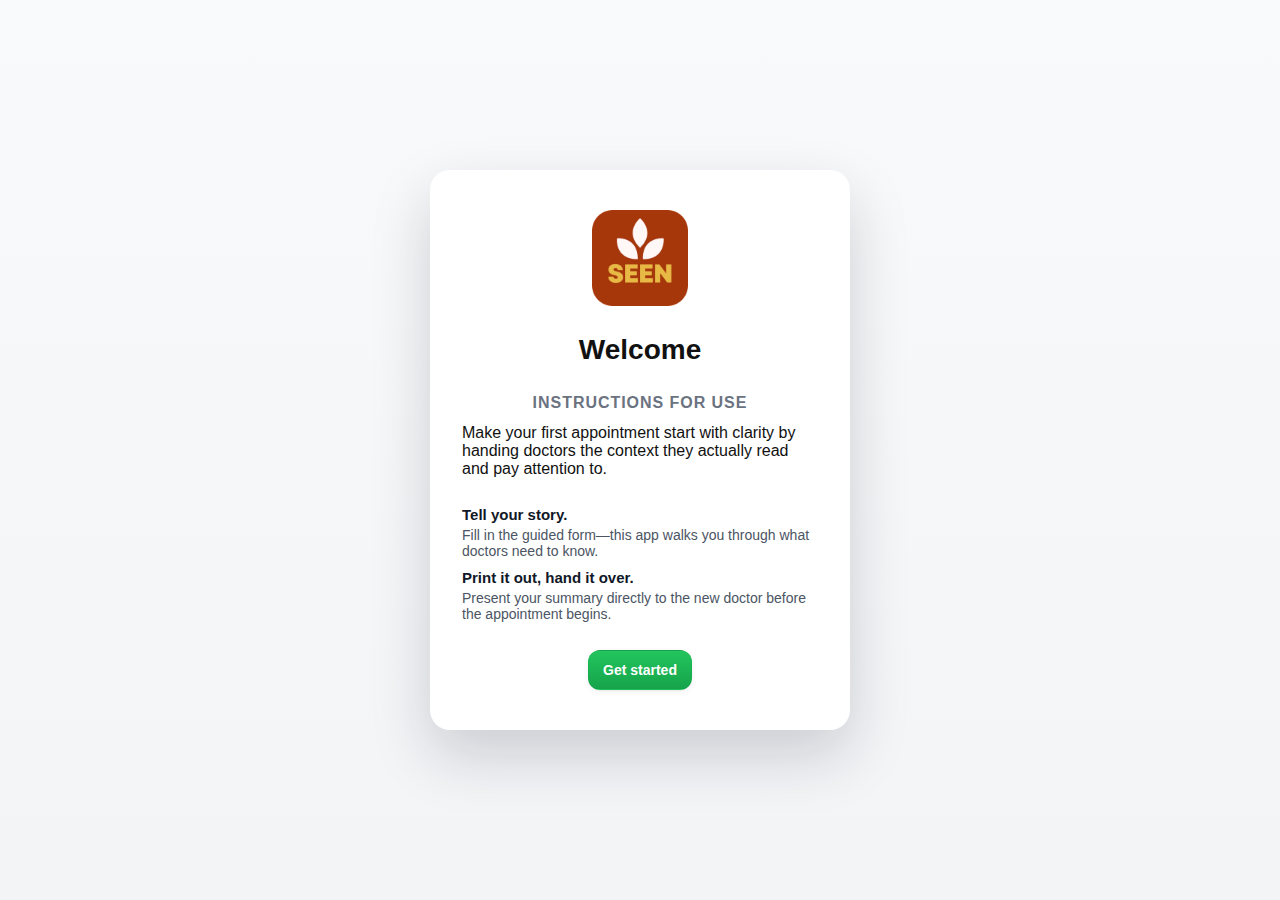
<file: app-minimal/index.html>
<!doctype html><html lang="en"><head><meta charset="utf-8"/><meta name="viewport" content="width=device-width,initial-scale=1"/><meta name="description" content="SEEN"/><link rel="icon" type="image/png" sizes="32x32" href="./favicon-32.png?v=6"/><link rel="icon" type="image/png" sizes="16x16" href="./favicon-16.png?v=6"/><link rel="icon" type="image/png" href="./favicon.png?v=6"/><link rel="apple-touch-icon" href="./apple-touch-icon-v12.png"/><link rel="manifest" href="./manifest.json"/><meta name="theme-color" content="#111827"/><title>SEEN</title><meta name="apple-mobile-web-app-title" content="SEEN"/><script>"minimal"===new URLSearchParams(window.location.search).get("mode")&&(sessionStorage.setItem("skipServiceWorker","true"),"serviceWorker"in navigator&&navigator.serviceWorker.getRegistrations().then((e=>{const r=e.map((e=>e.unregister()));return Promise.all(r)})).then((()=>{if("caches"in window)return caches.keys().then((e=>Promise.all(e.map((e=>caches.delete(e))))))})).then((()=>{sessionStorage.getItem("minimalModeReloaded")||(sessionStorage.setItem("minimalModeReloaded","true"),window.location.reload(!0))})))</script><script defer="defer" src="./static/js/main.a1a5ce92.js"></script><link href="./static/css/main.3376e9c2.css" rel="stylesheet"></head><body><noscript>You need to enable JavaScript to run this app.</noscript><div id="root"></div></body></html>
</file>
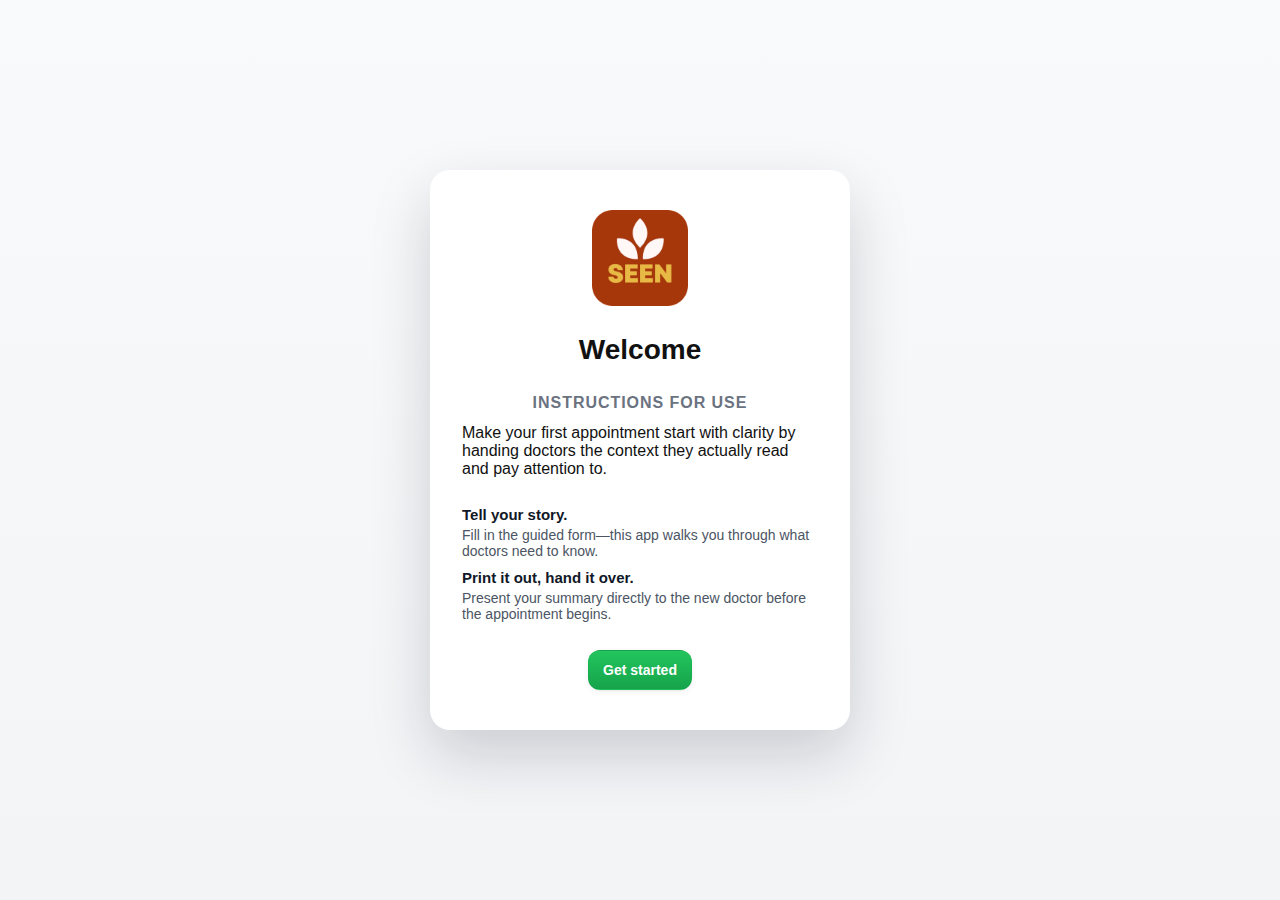
<file: docs/app-minimal/index.html>
<!doctype html><html lang="en"><head><meta charset="utf-8"/><meta name="viewport" content="width=device-width,initial-scale=1"/><meta name="description" content="SEEN"/><link rel="icon" type="image/png" sizes="32x32" href="./favicon-32.png?v=6"/><link rel="icon" type="image/png" sizes="16x16" href="./favicon-16.png?v=6"/><link rel="icon" type="image/png" href="./favicon.png?v=6"/><link rel="apple-touch-icon" href="./apple-touch-icon-v12.png"/><link rel="manifest" href="./manifest.json"/><meta name="theme-color" content="#111827"/><title>SEEN</title><meta name="apple-mobile-web-app-title" content="SEEN"/><script defer="defer" src="./static/js/main.de62d809.js"></script><link href="./static/css/main.566b12fd.css" rel="stylesheet"></head><body><noscript>You need to enable JavaScript to run this app.</noscript><div id="root"></div></body></html>
</file>
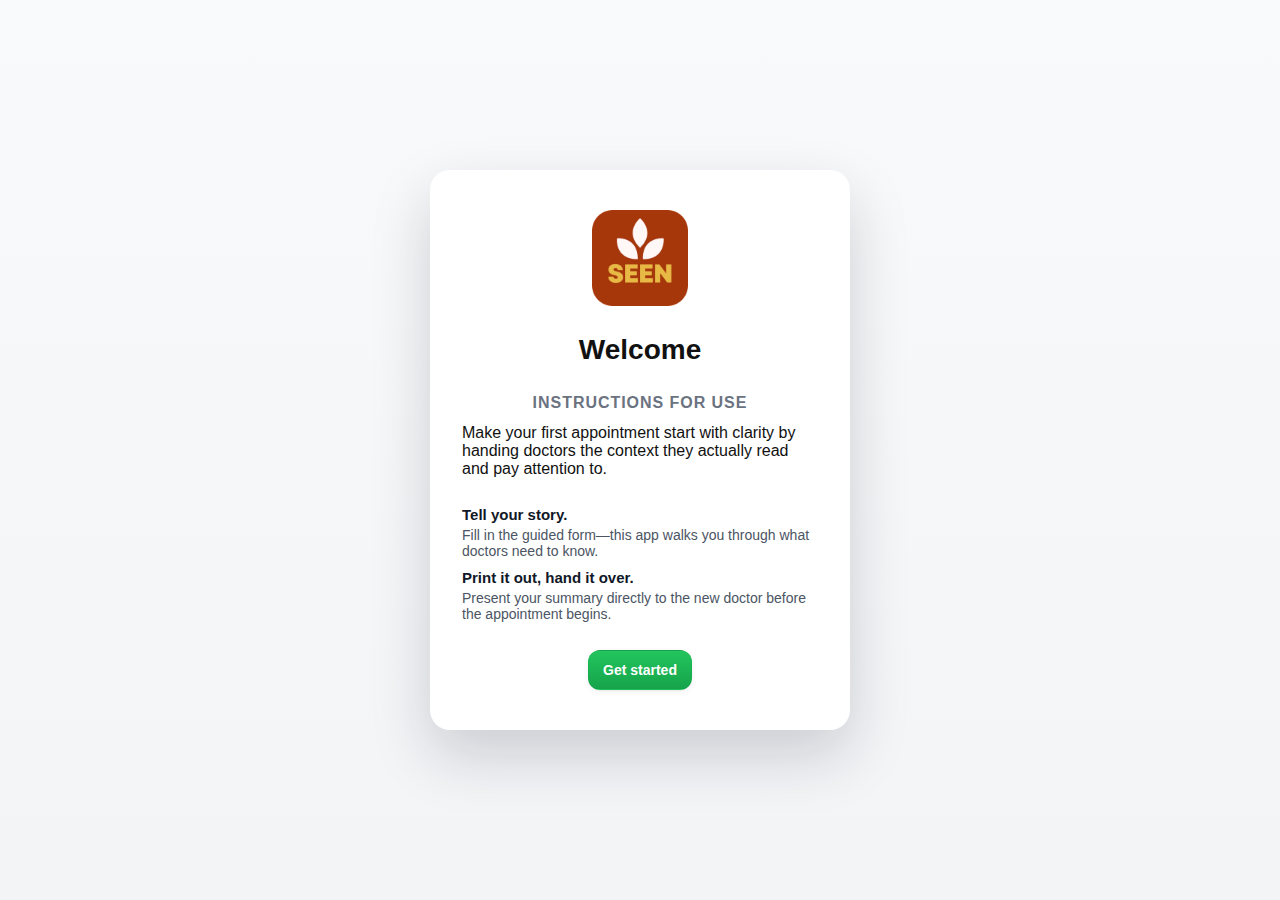
<file: docs/app/index.html>
<!doctype html><html lang="en"><head><meta charset="utf-8"/><meta name="viewport" content="width=device-width,initial-scale=1"/><meta name="description" content="SEEN"/><link rel="icon" type="image/png" sizes="32x32" href="./favicon-32.png?v=6"/><link rel="icon" type="image/png" sizes="16x16" href="./favicon-16.png?v=6"/><link rel="icon" type="image/png" href="./favicon.png?v=6"/><link rel="apple-touch-icon" href="./apple-touch-icon-v12.png"/><link rel="manifest" href="./manifest.json"/><meta name="theme-color" content="#111827"/><title>SEEN</title><meta name="apple-mobile-web-app-title" content="SEEN"/><script defer="defer" src="./static/js/main.c2720064.js"></script><link href="./static/css/main.566b12fd.css" rel="stylesheet"></head><body><noscript>You need to enable JavaScript to run this app.</noscript><div id="root"></div></body></html>
</file>
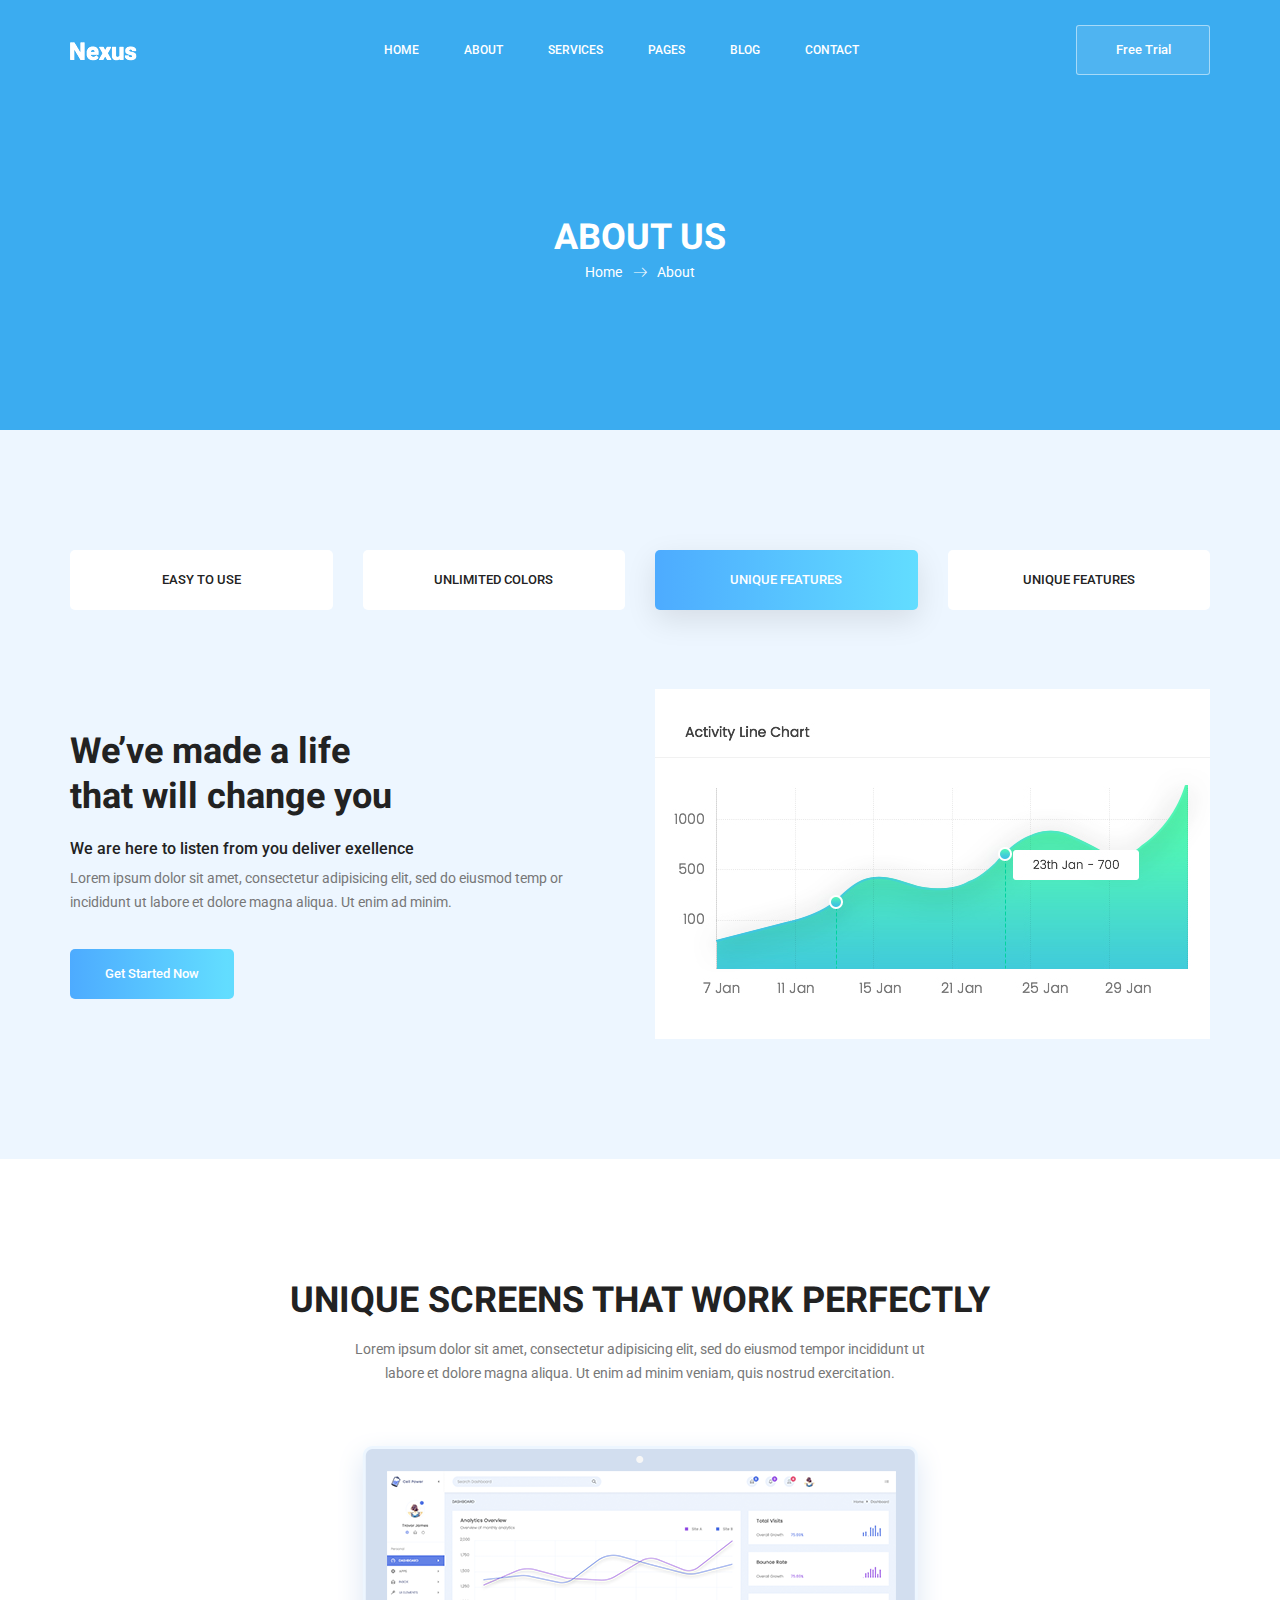
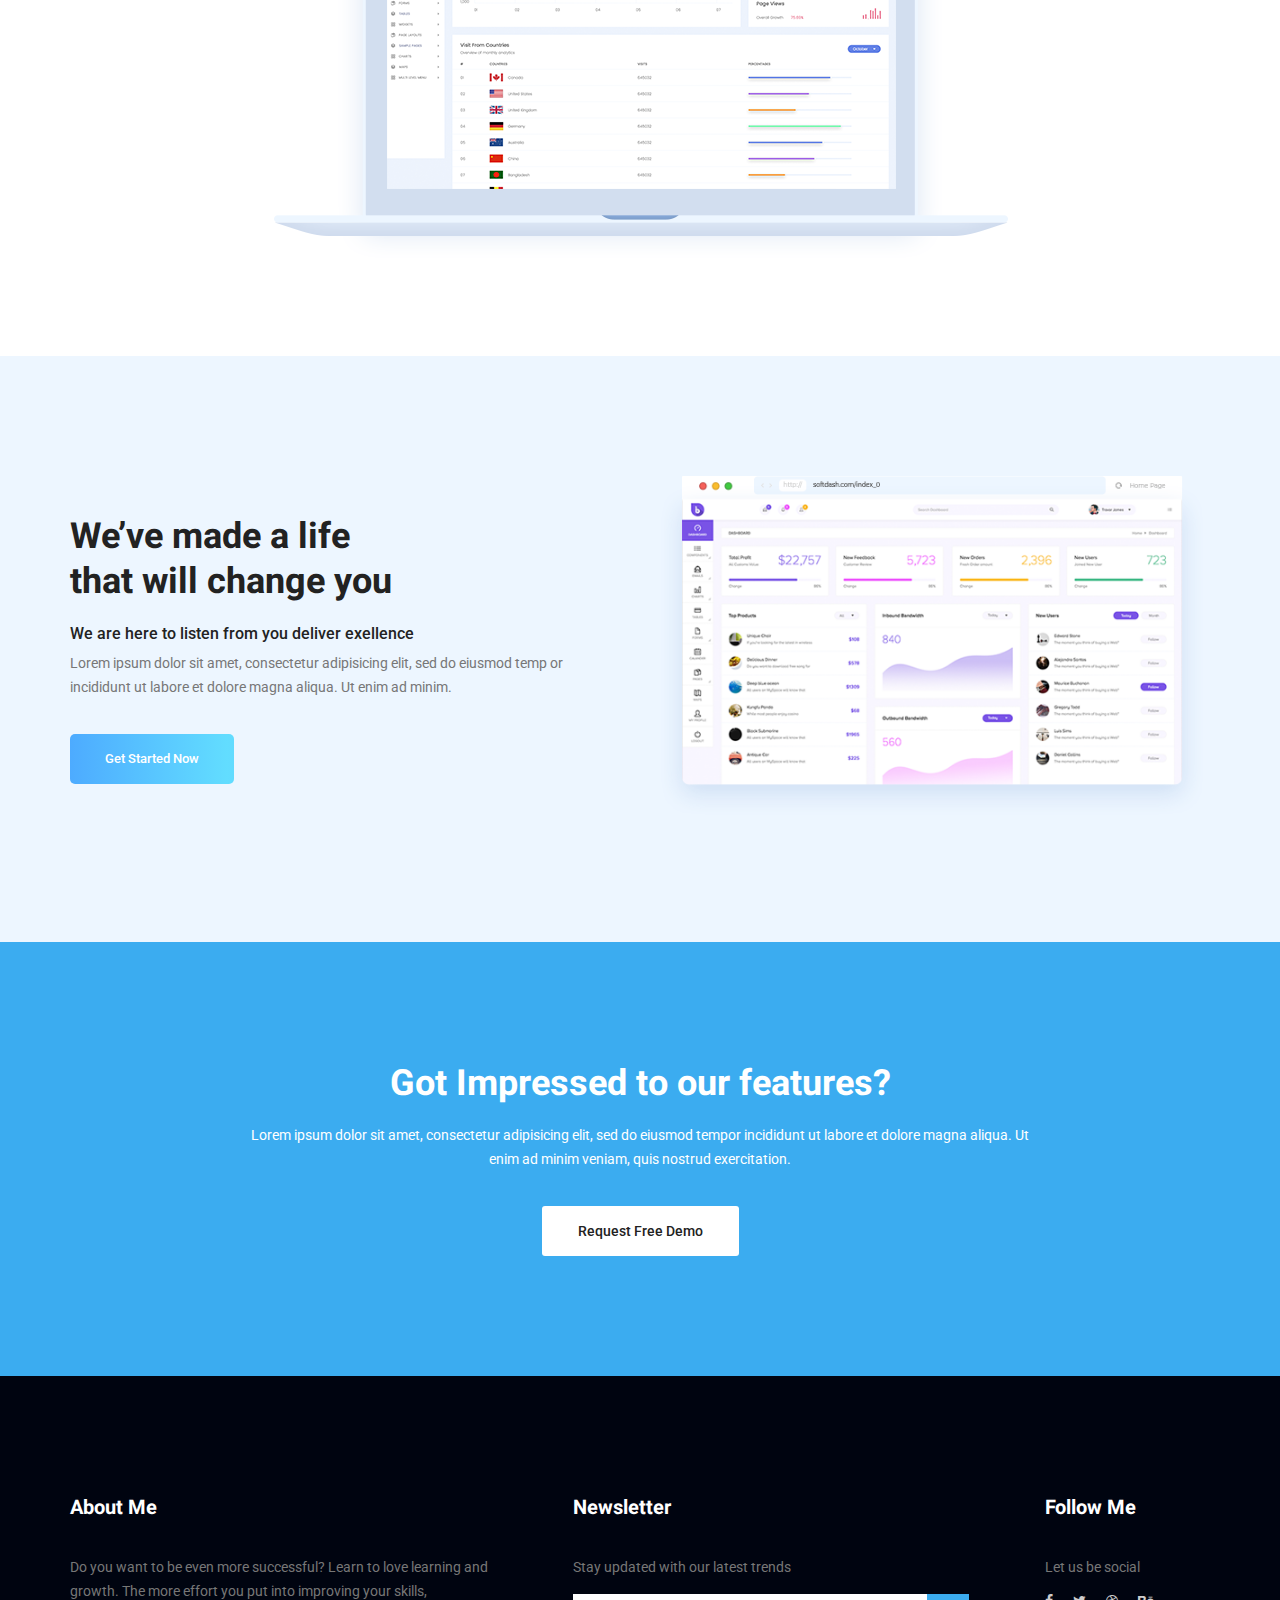
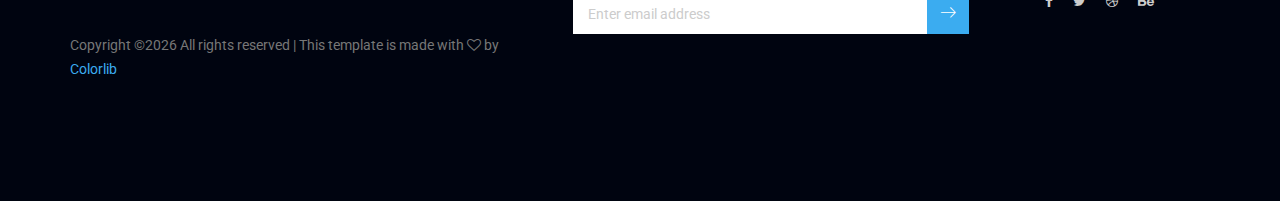
<file: nexus-master/about-us.html>
<!doctype html>
<html lang="en">
    <head>
        <!-- Required meta tags -->
        <meta charset="utf-8">
        <meta name="viewport" content="width=device-width, initial-scale=1, shrink-to-fit=no">
        <link rel="icon" href="img/favicon.png" type="image/png">
        <title>Nexus SaaS</title>
        <!-- Bootstrap CSS -->
        <link rel="stylesheet" href="css/bootstrap.css">
        <link rel="stylesheet" href="vendors/linericon/style.css">
        <link rel="stylesheet" href="css/font-awesome.min.css">
        <link rel="stylesheet" href="vendors/owl-carousel/owl.carousel.min.css">
        <link rel="stylesheet" href="vendors/lightbox/simpleLightbox.css">
        <link rel="stylesheet" href="vendors/nice-select/css/nice-select.css">
        <link rel="stylesheet" href="vendors/animate-css/animate.css">
        <!-- main css -->
        <link rel="stylesheet" href="css/style.css">
        <link rel="stylesheet" href="css/responsive.css">
    </head>
    <body>
        
        <!--================Header Menu Area =================-->
        <header class="header_area">
            <div class="main_menu">
            	<nav class="navbar navbar-expand-lg navbar-light">
					<div class="container box_1620">
						<!-- Brand and toggle get grouped for better mobile display -->
						<a class="navbar-brand logo_h" href="index.html"><img src="img/logo.png" alt=""></a>
						<button class="navbar-toggler" type="button" data-toggle="collapse" data-target="#navbarSupportedContent" aria-controls="navbarSupportedContent" aria-expanded="false" aria-label="Toggle navigation">
							<span class="icon-bar"></span>
							<span class="icon-bar"></span>
							<span class="icon-bar"></span>
						</button>
						<!-- Collect the nav links, forms, and other content for toggling -->
						<div class="collapse navbar-collapse offset" id="navbarSupportedContent">
							<ul class="nav navbar-nav menu_nav justify-content-center">
								<li class="nav-item active"><a class="nav-link" href="index.html">Home</a></li> 
								<li class="nav-item"><a class="nav-link" href="about-us.html">About</a></li> 
								<li class="nav-item"><a class="nav-link" href="services.html">Services</a>
								<li class="nav-item submenu dropdown">
									<a href="#" class="nav-link dropdown-toggle" data-toggle="dropdown" role="button" aria-haspopup="true" aria-expanded="false">Pages</a>
									<ul class="dropdown-menu">
										<li class="nav-item"><a class="nav-link" href="price.html">Pricing</a> 
										<li class="nav-item"><a class="nav-link" href="elements.html">Elements</a></li>
									</ul>
								</li> 
								<li class="nav-item submenu dropdown">
									<a href="#" class="nav-link dropdown-toggle" data-toggle="dropdown" role="button" aria-haspopup="true" aria-expanded="false">Blog</a>
									<ul class="dropdown-menu">
										<li class="nav-item"><a class="nav-link" href="blog.html">Blog</a></li>
										<li class="nav-item"><a class="nav-link" href="single-blog.html">Blog Details</a></li>
									</ul>
								</li> 
								<li class="nav-item"><a class="nav-link" href="contact.html">Contact</a></li>
							</ul>
							<ul class="nav navbar-nav navbar-right">
								<li class="nav-item"><a href="#" class="tickets_btn">Free Trial</a></li>
							</ul>
						</div> 
					</div>
            	</nav>
            </div>
        </header>
        <!--================Header Menu Area =================-->
        
        <!--================Home Banner Area =================-->
        <section class="banner_area">
            <div class="banner_inner d-flex align-items-center">
            	<div class="overlay bg-parallax" data-stellar-ratio="0.9" data-stellar-vertical-offset="0" data-background=""></div>
				<div class="container">
					<div class="banner_content text-center">
						<h2>About Us</h2>
						<div class="page_link">
							<a href="index.html">Home</a>
							<a href="about-us.html">About</a>
						</div>
					</div>
				</div>
            </div>
        </section>
        <!--================End Home Banner Area =================-->
        
        <!--================Made Life Area =================-->
        <section class="made_life_area p_120">
        	<div class="container">
        		<div class="made_life_inner">
					<ul class="nav nav-tabs" id="myTab" role="tablist">
						<li class="nav-item">
						<a class="nav-link" id="home-tab" data-toggle="tab" href="#home" role="tab" aria-controls="home" aria-selected="true">Easy to use</a>
						</li>
						<li class="nav-item">
						<a class="nav-link" id="profile-tab" data-toggle="tab" href="#profile" role="tab" aria-controls="profile" aria-selected="false">Unlimited Colors</a>
						</li>
						<li class="nav-item">
						<a class="nav-link active" id="contact-tab" data-toggle="tab" href="#contact" role="tab" aria-controls="contact" aria-selected="false">Unique Features</a>
						</li>
						<li class="nav-item">
						<a class="nav-link" id="edge-tab" data-toggle="tab" href="#edge" role="tab" aria-controls="edge" aria-selected="false">Unique Features</a>
						</li>
					</ul>
					<div class="tab-content" id="myTabContent">
						<div class="tab-pane fade" id="home" role="tabpanel" aria-labelledby="home-tab">
							<div class="row made_life_text">
								<div class="col-lg-6">
									<div class="left_side_text">
										<h3>We’ve made a life <br />that will change you</h3>
										<h6>We are here to listen from you deliver exellence</h6>
										<p>Lorem ipsum dolor sit amet, consectetur adipisicing elit, sed do eiusmod temp or incididunt ut labore et dolore magna aliqua. Ut enim ad minim.</p>
										<a class="main_btn" href="#">Get Started Now</a>
									</div>
								</div>
								<div class="col-lg-6">
									<div class="chart_img">
										<img class="img-fluid" src="img/chart.jpg" alt="">
									</div>
								</div>
							</div>
						</div>
						<div class="tab-pane fade" id="profile" role="tabpanel" aria-labelledby="profile-tab">
							<div class="row made_life_text">
								<div class="col-lg-6">
									<div class="left_side_text">
										<h3>We’ve made a life <br />that will change you</h3>
										<h6>We are here to listen from you deliver exellence</h6>
										<p>Lorem ipsum dolor sit amet, consectetur adipisicing elit, sed do eiusmod temp or incididunt ut labore et dolore magna aliqua. Ut enim ad minim.</p>
										<a class="main_btn" href="#">Get Started Now</a>
									</div>
								</div>
								<div class="col-lg-6">
									<div class="chart_img">
										<img class="img-fluid" src="img/chart.jpg" alt="">
									</div>
								</div>
							</div>
						</div>
						<div class="tab-pane fade show active" id="contact" role="tabpanel" aria-labelledby="contact-tab">
							<div class="row made_life_text">
								<div class="col-lg-6">
									<div class="left_side_text">
										<h3>We’ve made a life <br />that will change you</h3>
										<h6>We are here to listen from you deliver exellence</h6>
										<p>Lorem ipsum dolor sit amet, consectetur adipisicing elit, sed do eiusmod temp or incididunt ut labore et dolore magna aliqua. Ut enim ad minim.</p>
										<a class="main_btn" href="#">Get Started Now</a>
									</div>
								</div>
								<div class="col-lg-6">
									<div class="chart_img">
										<img class="img-fluid" src="img/chart.jpg" alt="">
									</div>
								</div>
							</div>
						</div>
						<div class="tab-pane fade" id="edge" role="tabpanel" aria-labelledby="edge-tab">
							<div class="row made_life_text">
								<div class="col-lg-6">
									<div class="left_side_text">
										<h3>We’ve made a life <br />that will change you</h3>
										<h6>We are here to listen from you deliver exellence</h6>
										<p>Lorem ipsum dolor sit amet, consectetur adipisicing elit, sed do eiusmod temp or incididunt ut labore et dolore magna aliqua. Ut enim ad minim.</p>
										<a class="main_btn" href="#">Get Started Now</a>
									</div>
								</div>
								<div class="col-lg-6">
									<div class="chart_img">
										<img class="img-fluid" src="img/chart.jpg" alt="">
									</div>
								</div>
							</div>
						</div>
					</div>
        		</div>
        	</div>
        </section>
        <!--================End Made Life Area =================-->
        
        <!--================Screen Area =================-->
        <section class="screen_area text-center p_120">
        	<div class="container">
        		<div class="main_title">
        			<h2>Unique Screens that work perfectly</h2>
        			<p>Lorem ipsum dolor sit amet, consectetur adipisicing elit, sed do eiusmod tempor incididunt ut labore et dolore magna aliqua. Ut enim ad minim veniam, quis nostrud exercitation.</p>
        		</div>
        		<img class="img-fluid" src="img/banner/home-left-1.png" alt="">
        	</div>
        </section>
        <!--================End Screen Area =================-->
        
        <!--================Made Life Area =================-->
        <section class="made_life_area p_120">
        	<div class="container">
        		<div class="made_life_inner">
					<div class="row made_life_text">
						<div class="col-lg-6">
							<div class="left_side_text">
								<h3>We’ve made a life <br />that will change you</h3>
								<h6>We are here to listen from you deliver exellence</h6>
								<p>Lorem ipsum dolor sit amet, consectetur adipisicing elit, sed do eiusmod temp or incididunt ut labore et dolore magna aliqua. Ut enim ad minim.</p>
								<a class="main_btn" href="#">Get Started Now</a>
							</div>
						</div>
						<div class="col-lg-6">
							<div class="chart_img">
								<img class="img-fluid" src="img/browser.png" alt="">
							</div>
						</div>
					</div>
        		</div>
        	</div>
        </section>
        <!--================End Made Life Area =================-->
        
        <!--================Impress Area =================-->
        <section class="impress_area p_120">
        	<div class="container">
        		<div class="impress_inner">
					<h2>Got Impressed to our features?</h2>
					<p>Lorem ipsum dolor sit amet, consectetur adipisicing elit, sed do eiusmod tempor incididunt ut labore  et dolore magna aliqua. Ut enim ad minim veniam, quis nostrud exercitation.</p>
					<a class="banner_btn2" href="#">Request Free Demo</a>
        		</div>
        	</div>
        </section>
        <!--================End Impress Area =================-->
       
        <!--================Footer Area =================-->
        <footer class="footer_area p_120">
        	<div class="container">
        		<div class="row footer_inner">
        			<div class="col-lg-5 col-sm-6">
        				<aside class="f_widget ab_widget">
        					<div class="f_title">
        						<h3>About Me</h3>
        					</div>
        					<p>Do you want to be even more successful? Learn to love learning and growth. The more effort you put into improving your skills,</p>
        					<p><!-- Link back to Colorlib can't be removed. Template is licensed under CC BY 3.0. -->
Copyright &copy;<script>document.write(new Date().getFullYear());</script> All rights reserved | This template is made with <i class="fa fa-heart-o" aria-hidden="true"></i> by <a href="https://colorlib.com" target="_blank">Colorlib</a>
<!-- Link back to Colorlib can't be removed. Template is licensed under CC BY 3.0. --></p>
        				</aside>
        			</div>
        			<div class="col-lg-5 col-sm-6">
        				<aside class="f_widget news_widget">
        					<div class="f_title">
        						<h3>Newsletter</h3>
        					</div>
        					<p>Stay updated with our latest trends</p>
        					<div id="mc_embed_signup">
                                <form target="_blank" action="https://spondonit.us12.list-manage.com/subscribe/post?u=1462626880ade1ac87bd9c93a&amp;id=92a4423d01" method="get" class="subscribe_form relative">
                                	<div class="input-group d-flex flex-row">
                                        <input name="EMAIL" placeholder="Enter email address" onfocus="this.placeholder = ''" onblur="this.placeholder = 'Email Address '" required="" type="email">
                                        <button class="btn sub-btn"><span class="lnr lnr-arrow-right"></span></button>		
                                    </div>				
                                    <div class="mt-10 info"></div>
                                </form>
                            </div>
        				</aside>
        			</div>
        			<div class="col-lg-2">
        				<aside class="f_widget social_widget">
        					<div class="f_title">
        						<h3>Follow Me</h3>
        					</div>
        					<p>Let us be social</p>
        					<ul class="list">
        						<li><a href="#"><i class="fa fa-facebook"></i></a></li>
        						<li><a href="#"><i class="fa fa-twitter"></i></a></li>
        						<li><a href="#"><i class="fa fa-dribbble"></i></a></li>
        						<li><a href="#"><i class="fa fa-behance"></i></a></li>
        					</ul>
        				</aside>
        			</div>
        		</div>
        	</div>
        </footer>
        <!--================End Footer Area =================-->
        
        
        
        
        <!-- Optional JavaScript -->
        <!-- jQuery first, then Popper.js, then Bootstrap JS -->
        <script src="js/jquery-3.2.1.min.js"></script>
        <script src="js/popper.js"></script>
        <script src="js/bootstrap.min.js"></script>
        <script src="js/stellar.js"></script>
        <script src="vendors/lightbox/simpleLightbox.min.js"></script>
        <script src="vendors/nice-select/js/jquery.nice-select.min.js"></script>
        <script src="vendors/isotope/imagesloaded.pkgd.min.js"></script>
        <script src="vendors/isotope/isotope-min.js"></script>
        <script src="vendors/owl-carousel/owl.carousel.min.js"></script>
        <script src="js/jquery.ajaxchimp.min.js"></script>
        <script src="js/mail-script.js"></script>
        <script src="vendors/counter-up/jquery.waypoints.min.js"></script>
        <script src="vendors/counter-up/jquery.counterup.min.js"></script>
        <script src="js/theme.js"></script>
    </body>
</html>
</file>
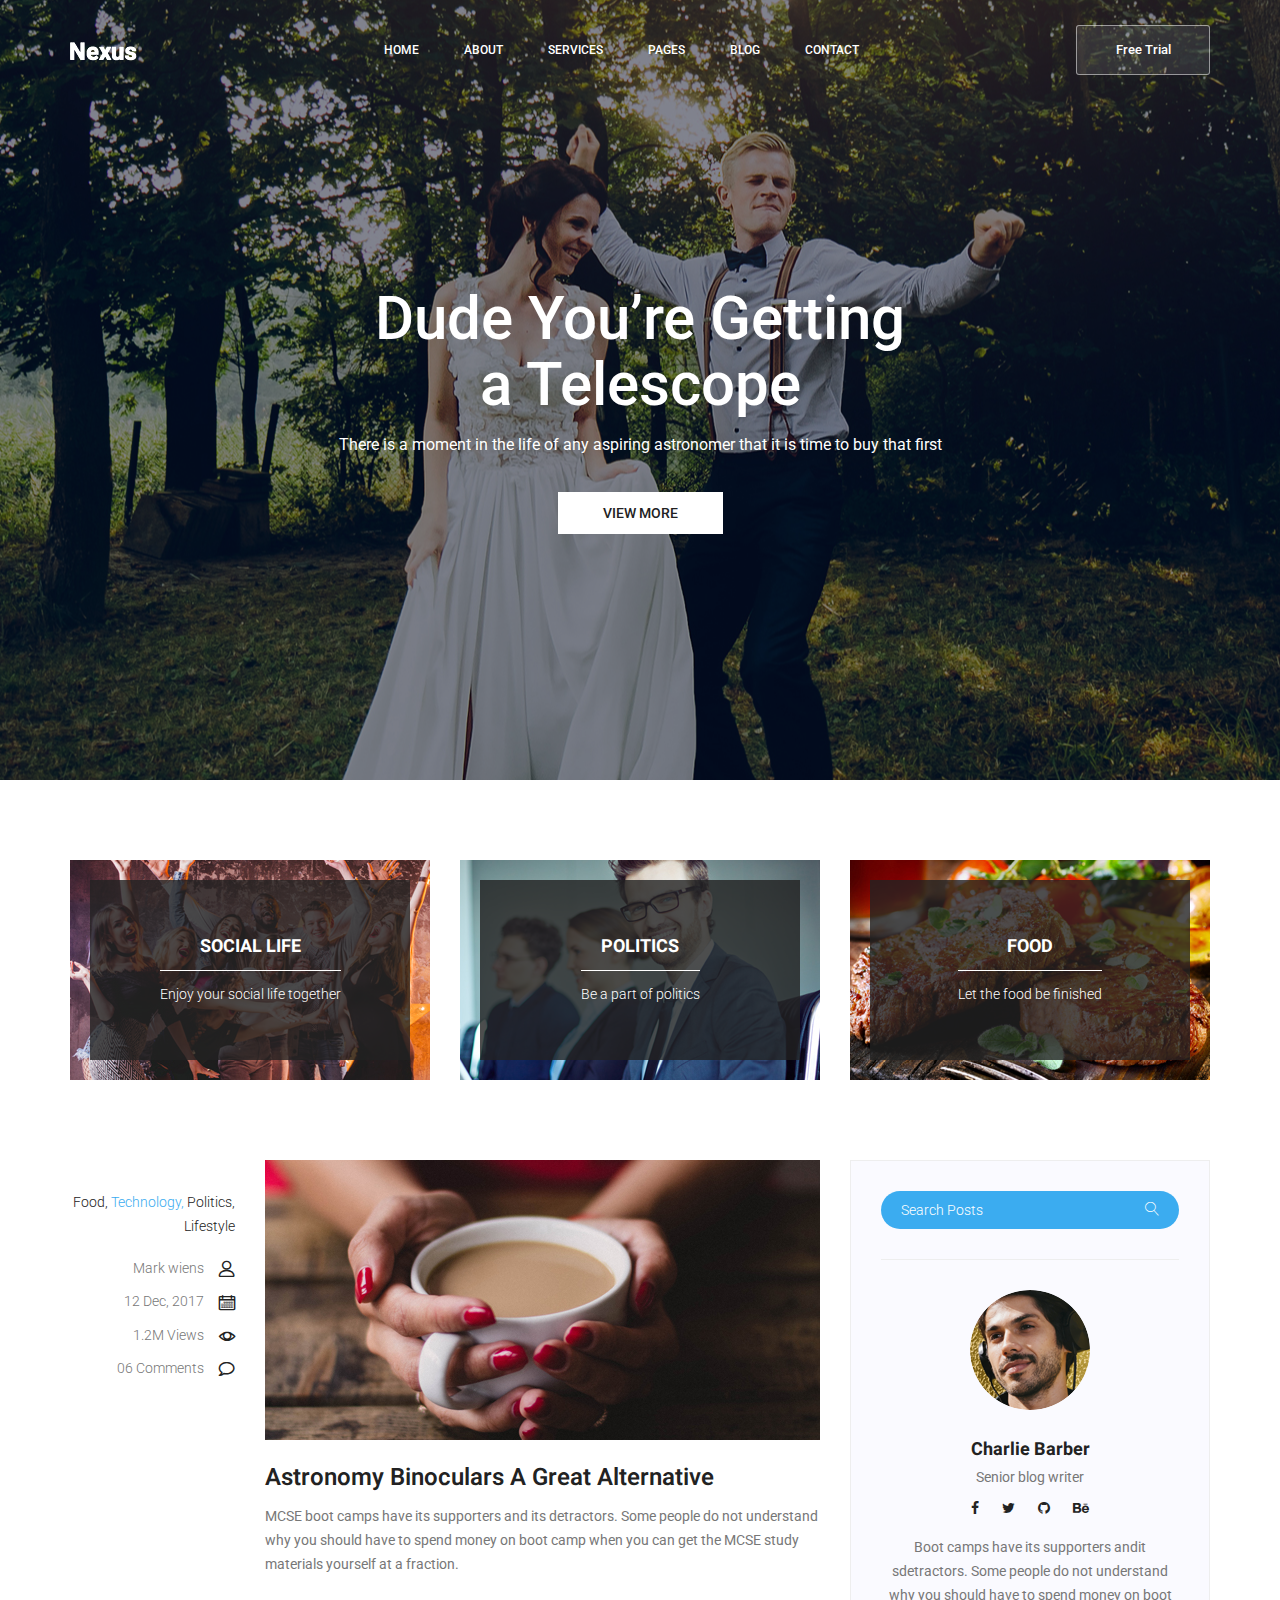
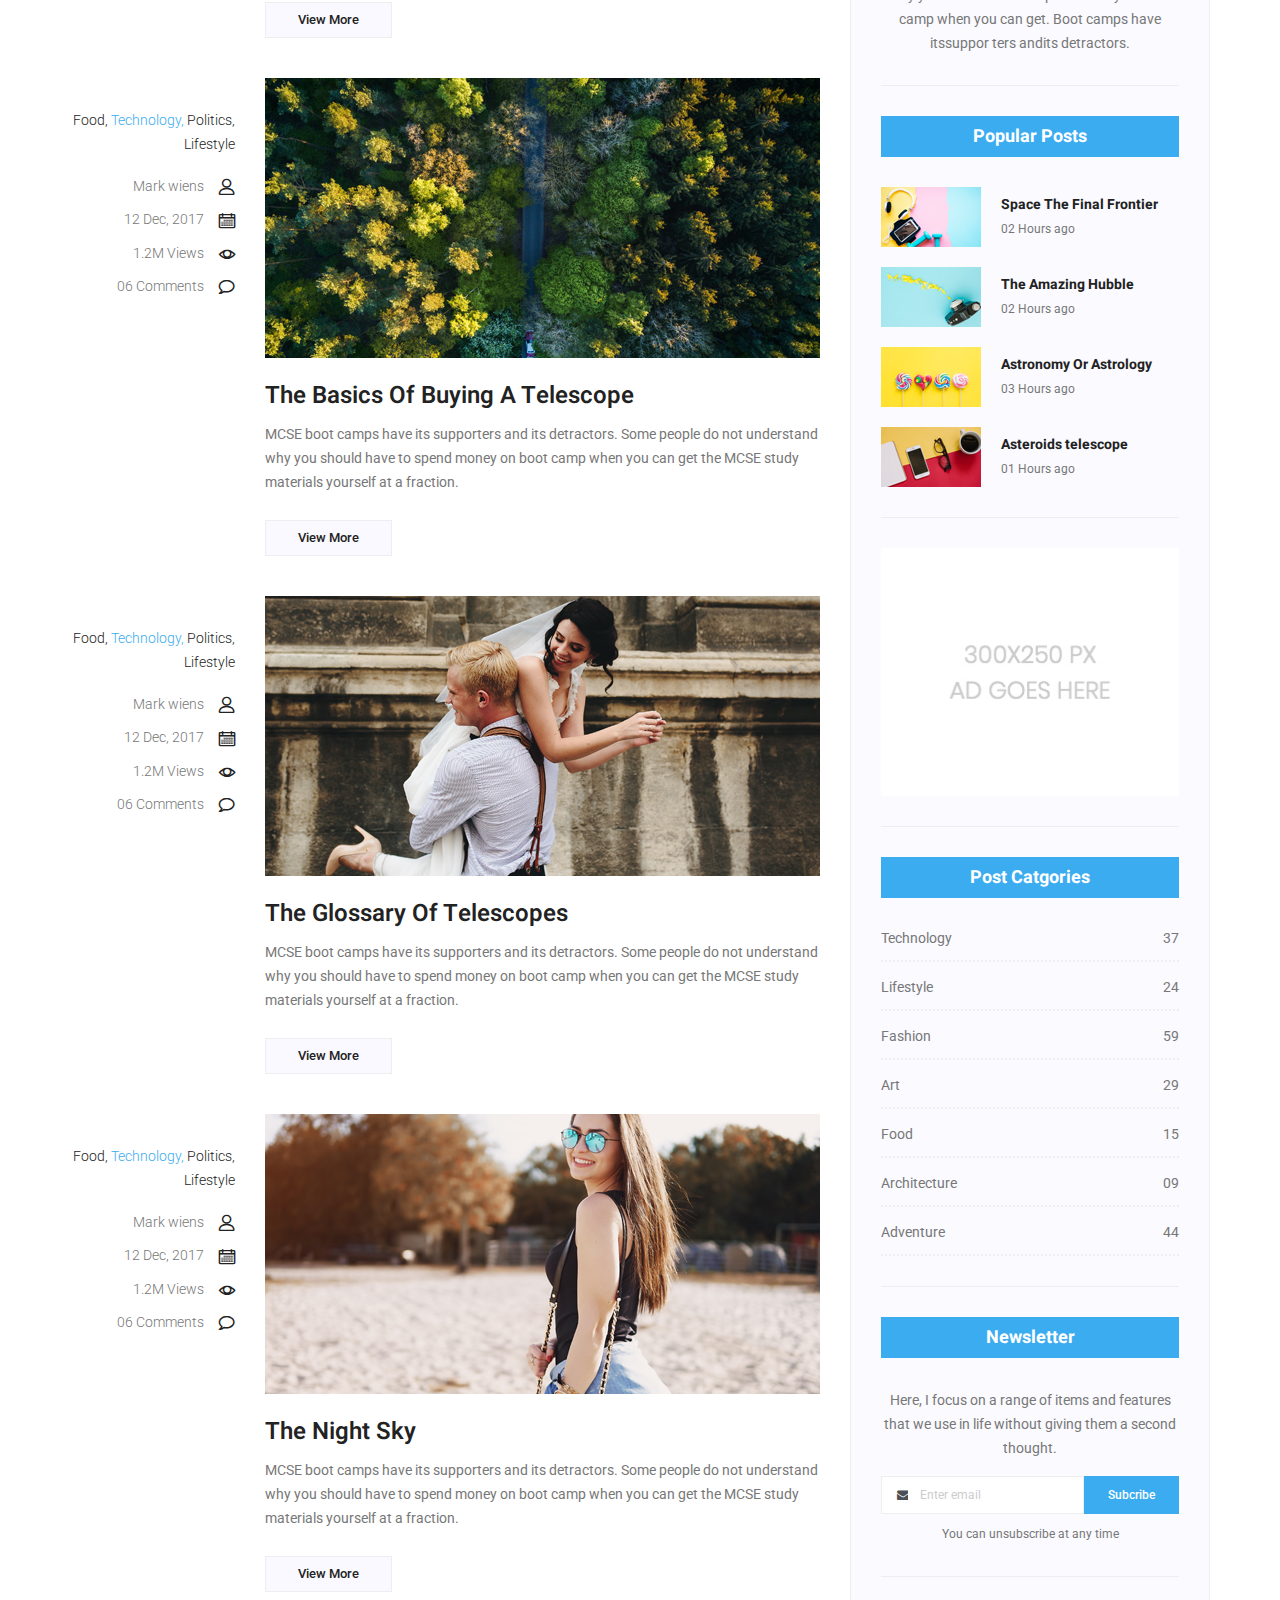
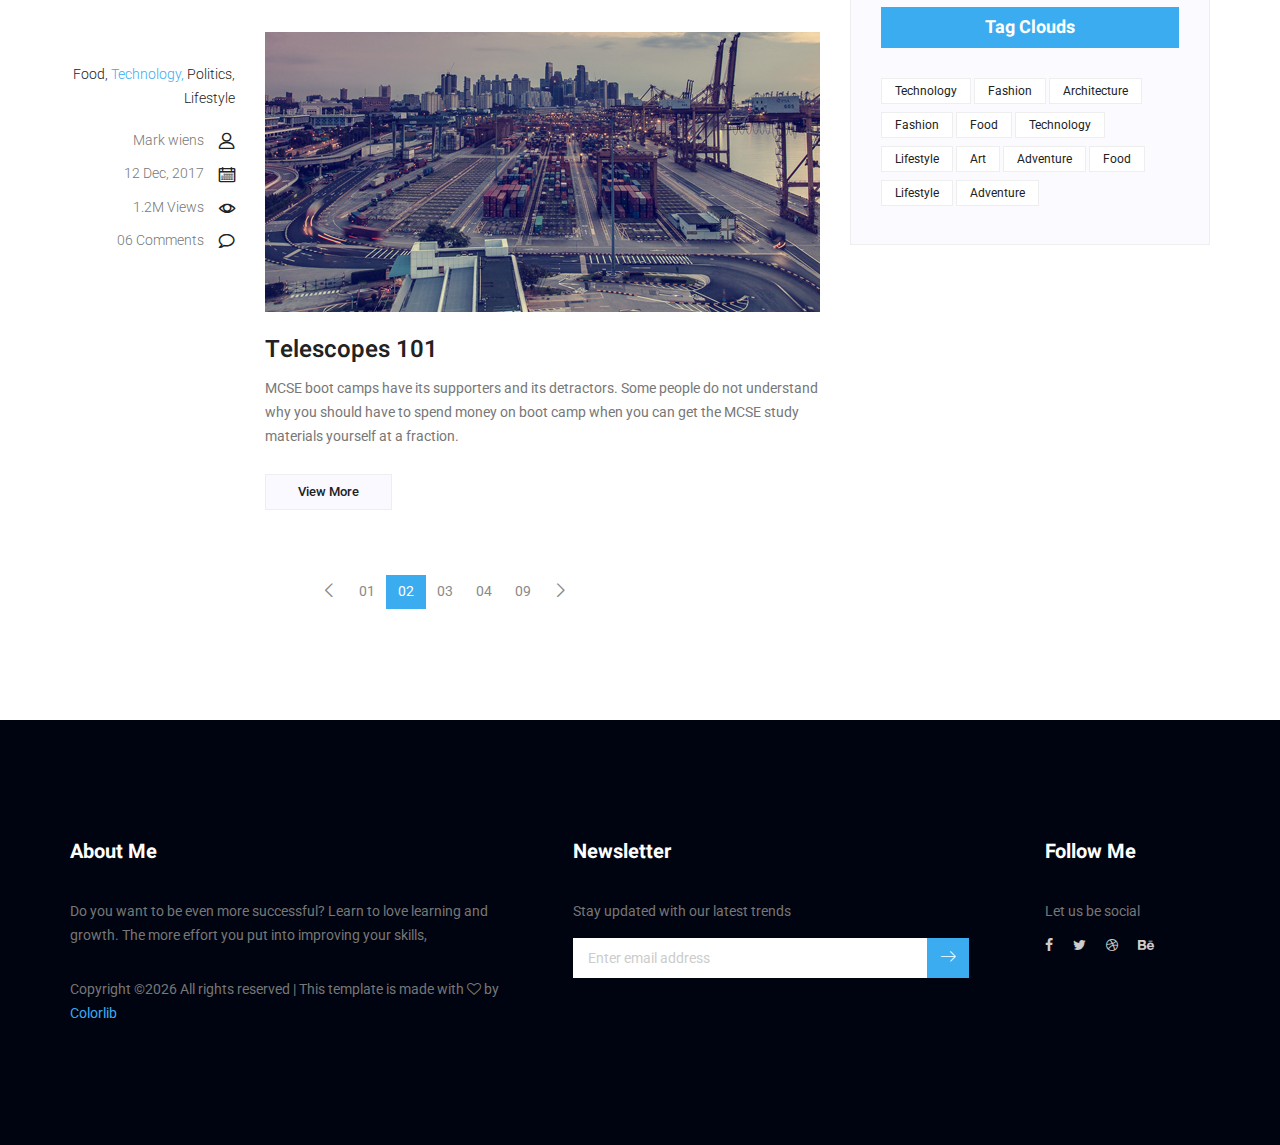
<file: nexus-master/blog.html>
<!doctype html>
<html lang="en">
    <head>
        <!-- Required meta tags -->
        <meta charset="utf-8">
        <meta name="viewport" content="width=device-width, initial-scale=1, shrink-to-fit=no">
        <link rel="icon" href="img/favicon.png" type="image/png">
        <title>Nexus SaaS</title>
        <!-- Bootstrap CSS -->
        <link rel="stylesheet" href="css/bootstrap.css">
        <link rel="stylesheet" href="vendors/linericon/style.css">
        <link rel="stylesheet" href="css/font-awesome.min.css">
        <link rel="stylesheet" href="vendors/owl-carousel/owl.carousel.min.css">
        <link rel="stylesheet" href="vendors/lightbox/simpleLightbox.css">
        <link rel="stylesheet" href="vendors/nice-select/css/nice-select.css">
        <link rel="stylesheet" href="vendors/animate-css/animate.css">
        <!-- main css -->
        <link rel="stylesheet" href="css/style.css">
        <link rel="stylesheet" href="css/responsive.css">
    </head>
    <body>
        
        <!--================Header Menu Area =================-->
        <header class="header_area">
            <div class="main_menu">
            	<nav class="navbar navbar-expand-lg navbar-light">
					<div class="container box_1620">
						<!-- Brand and toggle get grouped for better mobile display -->
						<a class="navbar-brand logo_h" href="index.html"><img src="img/logo.png" alt=""></a>
						<button class="navbar-toggler" type="button" data-toggle="collapse" data-target="#navbarSupportedContent" aria-controls="navbarSupportedContent" aria-expanded="false" aria-label="Toggle navigation">
							<span class="icon-bar"></span>
							<span class="icon-bar"></span>
							<span class="icon-bar"></span>
						</button>
						<!-- Collect the nav links, forms, and other content for toggling -->
						<div class="collapse navbar-collapse offset" id="navbarSupportedContent">
							<ul class="nav navbar-nav menu_nav justify-content-center">
								<li class="nav-item active"><a class="nav-link" href="index.html">Home</a></li> 
								<li class="nav-item"><a class="nav-link" href="about-us.html">About</a></li> 
								<li class="nav-item"><a class="nav-link" href="services.html">Services</a>
								<li class="nav-item submenu dropdown">
									<a href="#" class="nav-link dropdown-toggle" data-toggle="dropdown" role="button" aria-haspopup="true" aria-expanded="false">Pages</a>
									<ul class="dropdown-menu">
										<li class="nav-item"><a class="nav-link" href="price.html">Pricing</a> 
										<li class="nav-item"><a class="nav-link" href="elements.html">Elements</a></li>
									</ul>
								</li> 
								<li class="nav-item submenu dropdown">
									<a href="#" class="nav-link dropdown-toggle" data-toggle="dropdown" role="button" aria-haspopup="true" aria-expanded="false">Blog</a>
									<ul class="dropdown-menu">
										<li class="nav-item"><a class="nav-link" href="blog.html">Blog</a></li>
										<li class="nav-item"><a class="nav-link" href="single-blog.html">Blog Details</a></li>
									</ul>
								</li> 
								<li class="nav-item"><a class="nav-link" href="contact.html">Contact</a></li>
							</ul>
							<ul class="nav navbar-nav navbar-right">
								<li class="nav-item"><a href="#" class="tickets_btn">Free Trial</a></li>
							</ul>
						</div> 
					</div>
            	</nav>
            </div>
        </header>
        <!--================Header Menu Area =================-->
        
        <!--================Home Banner Area =================-->
        <section class="home_banner_area blog_banner">
            <div class="banner_inner d-flex align-items-center">
            	<div class="overlay bg-parallax" data-stellar-ratio="0.9" data-stellar-vertical-offset="0" data-background=""></div>
				<div class="container">
					<div class="blog_b_text text-center">
						<h2>Dude You’re Getting <br /> a Telescope</h2>
						<p>There is a moment in the life of any aspiring astronomer that it is time to buy that first</p>
						<a class="white_bg_btn" href="#">View More</a>
					</div>
				</div>
            </div>
        </section>
        <!--================End Home Banner Area =================-->
        
        <!--================Blog Categorie Area =================-->
        <section class="blog_categorie_area">
            <div class="container">
                <div class="row">
                    <div class="col-lg-4">
                        <div class="categories_post">
                            <img src="img/blog/cat-post/cat-post-3.jpg" alt="post">
                            <div class="categories_details">
                                <div class="categories_text">
                                    <a href="blog-details.html"><h5>Social Life</h5></a>
                                    <div class="border_line"></div>
                                    <p>Enjoy your social life together</p>
                                </div>
                            </div>
                        </div>
                    </div>
                    <div class="col-lg-4">
                        <div class="categories_post">
                            <img src="img/blog/cat-post/cat-post-2.jpg" alt="post">
                            <div class="categories_details">
                                <div class="categories_text">
                                    <a href="blog-details.html"><h5>Politics</h5></a>
                                    <div class="border_line"></div>
                                    <p>Be a part of politics</p>
                                </div>
                            </div>
                        </div>
                    </div>
                    <div class="col-lg-4">
                        <div class="categories_post">
                            <img src="img/blog/cat-post/cat-post-1.jpg" alt="post">
                            <div class="categories_details">
                                <div class="categories_text">
                                    <a href="blog-details.html"><h5>Food</h5></a>
                                    <div class="border_line"></div>
                                    <p>Let the food be finished</p>
                                </div>
                            </div>
                        </div>
                    </div>
                </div>
            </div>
        </section>
        <!--================Blog Categorie Area =================-->
        
        <!--================Blog Area =================-->
        <section class="blog_area">
            <div class="container">
                <div class="row">
                    <div class="col-lg-8">
                        <div class="blog_left_sidebar">
                            <article class="row blog_item">
                               <div class="col-md-3">
                                   <div class="blog_info text-right">
                                        <div class="post_tag">
                                            <a href="#">Food,</a>
                                            <a class="active" href="#">Technology,</a>
                                            <a href="#">Politics,</a>
                                            <a href="#">Lifestyle</a>
                                        </div>
                                        <ul class="blog_meta list">
                                            <li><a href="#">Mark wiens<i class="lnr lnr-user"></i></a></li>
                                            <li><a href="#">12 Dec, 2017<i class="lnr lnr-calendar-full"></i></a></li>
                                            <li><a href="#">1.2M Views<i class="lnr lnr-eye"></i></a></li>
                                            <li><a href="#">06 Comments<i class="lnr lnr-bubble"></i></a></li>
                                        </ul>
                                    </div>
                               </div>
                                <div class="col-md-9">
                                    <div class="blog_post">
                                        <img src="img/blog/main-blog/m-blog-1.jpg" alt="">
                                        <div class="blog_details">
                                            <a href="single-blog.html"><h2>Astronomy Binoculars A Great Alternative</h2></a>
                                            <p>MCSE boot camps have its supporters and its detractors. Some people do not understand why you should have to spend money on boot camp when you can get the MCSE study materials yourself at a fraction.</p>
                                            <a href="single-blog.html" class="blog_btn">View More</a>
                                        </div>
                                    </div>
                                </div>
                            </article>
                            <article class="row blog_item">
                               <div class="col-md-3">
                                   <div class="blog_info text-right">
                                        <div class="post_tag">
                                            <a href="#">Food,</a>
                                            <a class="active" href="#">Technology,</a>
                                            <a href="#">Politics,</a>
                                            <a href="#">Lifestyle</a>
                                        </div>
                                        <ul class="blog_meta list">
                                            <li><a href="#">Mark wiens<i class="lnr lnr-user"></i></a></li>
                                            <li><a href="#">12 Dec, 2017<i class="lnr lnr-calendar-full"></i></a></li>
                                            <li><a href="#">1.2M Views<i class="lnr lnr-eye"></i></a></li>
                                            <li><a href="#">06 Comments<i class="lnr lnr-bubble"></i></a></li>
                                        </ul>
                                    </div>
                               </div>
                                <div class="col-md-9">
                                    <div class="blog_post">
                                        <img src="img/blog/main-blog/m-blog-2.jpg" alt="">
                                        <div class="blog_details">
                                            <a href="single-blog.html"><h2>The Basics Of Buying A Telescope</h2></a>
                                            <p>MCSE boot camps have its supporters and its detractors. Some people do not understand why you should have to spend money on boot camp when you can get the MCSE study materials yourself at a fraction.</p>
                                            <a href="single-blog.html" class="blog_btn">View More</a>
                                        </div>
                                    </div>
                                </div>
                            </article>
                            <article class="row blog_item">
                               <div class="col-md-3">
                                   <div class="blog_info text-right">
                                        <div class="post_tag">
                                            <a href="#">Food,</a>
                                            <a class="active" href="#">Technology,</a>
                                            <a href="#">Politics,</a>
                                            <a href="#">Lifestyle</a>
                                        </div>
                                        <ul class="blog_meta list">
                                            <li><a href="#">Mark wiens<i class="lnr lnr-user"></i></a></li>
                                            <li><a href="#">12 Dec, 2017<i class="lnr lnr-calendar-full"></i></a></li>
                                            <li><a href="#">1.2M Views<i class="lnr lnr-eye"></i></a></li>
                                            <li><a href="#">06 Comments<i class="lnr lnr-bubble"></i></a></li>
                                        </ul>
                                    </div>
                               </div>
                                <div class="col-md-9">
                                    <div class="blog_post">
                                        <img src="img/blog/main-blog/m-blog-3.jpg" alt="">
                                        <div class="blog_details">
                                            <a href="single-blog.html"><h2>The Glossary Of Telescopes</h2></a>
                                            <p>MCSE boot camps have its supporters and its detractors. Some people do not understand why you should have to spend money on boot camp when you can get the MCSE study materials yourself at a fraction.</p>
                                            <a href="single-blog.html" class="blog_btn">View More</a>
                                        </div>
                                    </div>
                                </div>
                            </article>
                            <article class="row blog_item">
                               <div class="col-md-3">
                                   <div class="blog_info text-right">
                                        <div class="post_tag">
                                            <a href="#">Food,</a>
                                            <a class="active" href="#">Technology,</a>
                                            <a href="#">Politics,</a>
                                            <a href="#">Lifestyle</a>
                                        </div>
                                        <ul class="blog_meta list">
                                            <li><a href="#">Mark wiens<i class="lnr lnr-user"></i></a></li>
                                            <li><a href="#">12 Dec, 2017<i class="lnr lnr-calendar-full"></i></a></li>
                                            <li><a href="#">1.2M Views<i class="lnr lnr-eye"></i></a></li>
                                            <li><a href="#">06 Comments<i class="lnr lnr-bubble"></i></a></li>
                                        </ul>
                                    </div>
                               </div>
                                <div class="col-md-9">
                                    <div class="blog_post">
                                        <img src="img/blog/main-blog/m-blog-4.jpg" alt="">
                                        <div class="blog_details">
                                            <a href="single-blog.html"><h2>The Night Sky</h2></a>
                                            <p>MCSE boot camps have its supporters and its detractors. Some people do not understand why you should have to spend money on boot camp when you can get the MCSE study materials yourself at a fraction.</p>
                                            <a href="single-blog.html" class="blog_btn">View More</a>
                                        </div>
                                    </div>
                                </div>
                            </article>
                            <article class="row blog_item">
                               <div class="col-md-3">
                                   <div class="blog_info text-right">
                                        <div class="post_tag">
                                            <a href="#">Food,</a>
                                            <a class="active" href="#">Technology,</a>
                                            <a href="#">Politics,</a>
                                            <a href="#">Lifestyle</a>
                                        </div>
                                        <ul class="blog_meta list">
                                            <li><a href="#">Mark wiens<i class="lnr lnr-user"></i></a></li>
                                            <li><a href="#">12 Dec, 2017<i class="lnr lnr-calendar-full"></i></a></li>
                                            <li><a href="#">1.2M Views<i class="lnr lnr-eye"></i></a></li>
                                            <li><a href="#">06 Comments<i class="lnr lnr-bubble"></i></a></li>
                                        </ul>
                                    </div>
                               </div>
                                <div class="col-md-9">
                                    <div class="blog_post">
                                        <img src="img/blog/main-blog/m-blog-5.jpg" alt="">
                                        <div class="blog_details">
                                            <a href="single-blog.html"><h2>Telescopes 101</h2></a>
                                            <p>MCSE boot camps have its supporters and its detractors. Some people do not understand why you should have to spend money on boot camp when you can get the MCSE study materials yourself at a fraction.</p>
                                            <a href="single-blog.html" class="blog_btn">View More</a>
                                        </div>
                                    </div>
                                </div>
                            </article>
                            <nav class="blog-pagination justify-content-center d-flex">
		                        <ul class="pagination">
		                            <li class="page-item">
		                                <a href="#" class="page-link" aria-label="Previous">
		                                    <span aria-hidden="true">
		                                        <span class="lnr lnr-chevron-left"></span>
		                                    </span>
		                                </a>
		                            </li>
		                            <li class="page-item"><a href="#" class="page-link">01</a></li>
		                            <li class="page-item active"><a href="#" class="page-link">02</a></li>
		                            <li class="page-item"><a href="#" class="page-link">03</a></li>
		                            <li class="page-item"><a href="#" class="page-link">04</a></li>
		                            <li class="page-item"><a href="#" class="page-link">09</a></li>
		                            <li class="page-item">
		                                <a href="#" class="page-link" aria-label="Next">
		                                    <span aria-hidden="true">
		                                        <span class="lnr lnr-chevron-right"></span>
		                                    </span>
		                                </a>
		                            </li>
		                        </ul>
		                    </nav>
                        </div>
                    </div>
                    <div class="col-lg-4">
                        <div class="blog_right_sidebar">
                            <aside class="single_sidebar_widget search_widget">
                                <div class="input-group">
                                    <input type="text" class="form-control" placeholder="Search Posts">
                                    <span class="input-group-btn">
                                        <button class="btn btn-default" type="button"><i class="lnr lnr-magnifier"></i></button>
                                    </span>
                                </div><!-- /input-group -->
                                <div class="br"></div>
                            </aside>
                            <aside class="single_sidebar_widget author_widget">
                                <img class="author_img rounded-circle" src="img/blog/author.png" alt="">
                                <h4>Charlie Barber</h4>
                                <p>Senior blog writer</p>
                                <div class="social_icon">
                                    <a href="#"><i class="fa fa-facebook"></i></a>
                                    <a href="#"><i class="fa fa-twitter"></i></a>
                                    <a href="#"><i class="fa fa-github"></i></a>
                                    <a href="#"><i class="fa fa-behance"></i></a>
                                </div>
                                <p>Boot camps have its supporters andit sdetractors. Some people do not understand why you should have to spend money on boot camp when you can get. Boot camps have itssuppor ters andits detractors.</p>
                                <div class="br"></div>
                            </aside>
                            <aside class="single_sidebar_widget popular_post_widget">
                                <h3 class="widget_title">Popular Posts</h3>
                                <div class="media post_item">
                                    <img src="img/blog/popular-post/post1.jpg" alt="post">
                                    <div class="media-body">
                                        <a href="blog-details.html"><h3>Space The Final Frontier</h3></a>
                                        <p>02 Hours ago</p>
                                    </div>
                                </div>
                                <div class="media post_item">
                                    <img src="img/blog/popular-post/post2.jpg" alt="post">
                                    <div class="media-body">
                                        <a href="blog-details.html"><h3>The Amazing Hubble</h3></a>
                                        <p>02 Hours ago</p>
                                    </div>
                                </div>
                                <div class="media post_item">
                                    <img src="img/blog/popular-post/post3.jpg" alt="post">
                                    <div class="media-body">
                                        <a href="blog-details.html"><h3>Astronomy Or Astrology</h3></a>
                                        <p>03 Hours ago</p>
                                    </div>
                                </div>
                                <div class="media post_item">
                                    <img src="img/blog/popular-post/post4.jpg" alt="post">
                                    <div class="media-body">
                                        <a href="blog-details.html"><h3>Asteroids telescope</h3></a>
                                        <p>01 Hours ago</p>
                                    </div>
                                </div>
                                <div class="br"></div>
                            </aside>
                            <aside class="single_sidebar_widget ads_widget">
                                <a href="#"><img class="img-fluid" src="img/blog/add.jpg" alt=""></a>
                                <div class="br"></div>
                            </aside>
                            <aside class="single_sidebar_widget post_category_widget">
                                <h4 class="widget_title">Post Catgories</h4>
                                <ul class="list cat-list">
                                    <li>
                                        <a href="#" class="d-flex justify-content-between">
                                            <p>Technology</p>
                                            <p>37</p>
                                        </a>
                                    </li>
                                    <li>
                                        <a href="#" class="d-flex justify-content-between">
                                            <p>Lifestyle</p>
                                            <p>24</p>
                                        </a>
                                    </li>
                                    <li>
                                        <a href="#" class="d-flex justify-content-between">
                                            <p>Fashion</p>
                                            <p>59</p>
                                        </a>
                                    </li>
                                    <li>
                                        <a href="#" class="d-flex justify-content-between">
                                            <p>Art</p>
                                            <p>29</p>
                                        </a>
                                    </li>
                                    <li>
                                        <a href="#" class="d-flex justify-content-between">
                                            <p>Food</p>
                                            <p>15</p>
                                        </a>
                                    </li>
                                    <li>
                                        <a href="#" class="d-flex justify-content-between">
                                            <p>Architecture</p>
                                            <p>09</p>
                                        </a>
                                    </li>
                                    <li>
                                        <a href="#" class="d-flex justify-content-between">
                                            <p>Adventure</p>
                                            <p>44</p>
                                        </a>
                                    </li>															
                                </ul>
                                <div class="br"></div>
                            </aside>
                            <aside class="single-sidebar-widget newsletter_widget">
                                <h4 class="widget_title">Newsletter</h4>
                                <p>
                                Here, I focus on a range of items and features that we use in life without
                                giving them a second thought.
                                </p>
                                <div class="form-group d-flex flex-row">
                                    <div class="input-group">
                                        <div class="input-group-prepend">
                                            <div class="input-group-text"><i class="fa fa-envelope" aria-hidden="true"></i></div>
                                        </div>
                                        <input type="text" class="form-control" id="inlineFormInputGroup" placeholder="Enter email" onfocus="this.placeholder = ''" onblur="this.placeholder = 'Enter email'">
                                    </div>
                                    <a href="#" class="bbtns">Subcribe</a>
                                </div>	
                                <p class="text-bottom">You can unsubscribe at any time</p>	
                                <div class="br"></div>							
                            </aside>
                            <aside class="single-sidebar-widget tag_cloud_widget">
                                <h4 class="widget_title">Tag Clouds</h4>
                                <ul class="list">
                                    <li><a href="#">Technology</a></li>
                                    <li><a href="#">Fashion</a></li>
                                    <li><a href="#">Architecture</a></li>
                                    <li><a href="#">Fashion</a></li>
                                    <li><a href="#">Food</a></li>
                                    <li><a href="#">Technology</a></li>
                                    <li><a href="#">Lifestyle</a></li>
                                    <li><a href="#">Art</a></li>
                                    <li><a href="#">Adventure</a></li>
                                    <li><a href="#">Food</a></li>
                                    <li><a href="#">Lifestyle</a></li>
                                    <li><a href="#">Adventure</a></li>
                                </ul>
                            </aside>
                        </div>
                    </div>
                </div>
            </div>
        </section>
        <!--================Blog Area =================-->
        
        <!--================Footer Area =================-->
        <footer class="footer_area p_120">
        	<div class="container">
        		<div class="row footer_inner">
        			<div class="col-lg-5 col-sm-6">
        				<aside class="f_widget ab_widget">
        					<div class="f_title">
        						<h3>About Me</h3>
        					</div>
        					<p>Do you want to be even more successful? Learn to love learning and growth. The more effort you put into improving your skills,</p>
        					<p><!-- Link back to Colorlib can't be removed. Template is licensed under CC BY 3.0. -->
Copyright &copy;<script>document.write(new Date().getFullYear());</script> All rights reserved | This template is made with <i class="fa fa-heart-o" aria-hidden="true"></i> by <a href="https://colorlib.com" target="_blank">Colorlib</a>
<!-- Link back to Colorlib can't be removed. Template is licensed under CC BY 3.0. --></p>
        				</aside>
        			</div>
        			<div class="col-lg-5 col-sm-6">
        				<aside class="f_widget news_widget">
        					<div class="f_title">
        						<h3>Newsletter</h3>
        					</div>
        					<p>Stay updated with our latest trends</p>
        					<div id="mc_embed_signup">
                                <form target="_blank" action="https://spondonit.us12.list-manage.com/subscribe/post?u=1462626880ade1ac87bd9c93a&amp;id=92a4423d01" method="get" class="subscribe_form relative">
                                	<div class="input-group d-flex flex-row">
                                        <input name="EMAIL" placeholder="Enter email address" onfocus="this.placeholder = ''" onblur="this.placeholder = 'Email Address '" required="" type="email">
                                        <button class="btn sub-btn"><span class="lnr lnr-arrow-right"></span></button>		
                                    </div>				
                                    <div class="mt-10 info"></div>
                                </form>
                            </div>
        				</aside>
        			</div>
        			<div class="col-lg-2">
        				<aside class="f_widget social_widget">
        					<div class="f_title">
        						<h3>Follow Me</h3>
        					</div>
        					<p>Let us be social</p>
        					<ul class="list">
        						<li><a href="#"><i class="fa fa-facebook"></i></a></li>
        						<li><a href="#"><i class="fa fa-twitter"></i></a></li>
        						<li><a href="#"><i class="fa fa-dribbble"></i></a></li>
        						<li><a href="#"><i class="fa fa-behance"></i></a></li>
        					</ul>
        				</aside>
        			</div>
        		</div>
        	</div>
        </footer>
        <!--================End Footer Area =================-->
        
        
        
        
        <!-- Optional JavaScript -->
        <!-- jQuery first, then Popper.js, then Bootstrap JS -->
        <script src="js/jquery-3.2.1.min.js"></script>
        <script src="js/popper.js"></script>
        <script src="js/bootstrap.min.js"></script>
        <script src="js/stellar.js"></script>
        <script src="vendors/lightbox/simpleLightbox.min.js"></script>
        <script src="vendors/nice-select/js/jquery.nice-select.min.js"></script>
        <script src="vendors/isotope/imagesloaded.pkgd.min.js"></script>
        <script src="vendors/isotope/isotope-min.js"></script>
        <script src="vendors/owl-carousel/owl.carousel.min.js"></script>
        <script src="js/jquery.ajaxchimp.min.js"></script>
        <script src="js/mail-script.js"></script>
        <script src="vendors/counter-up/jquery.waypoints.min.js"></script>
        <script src="vendors/counter-up/jquery.counterup.min.js"></script>
        <script src="js/theme.js"></script>
    </body>
</html>
</file>
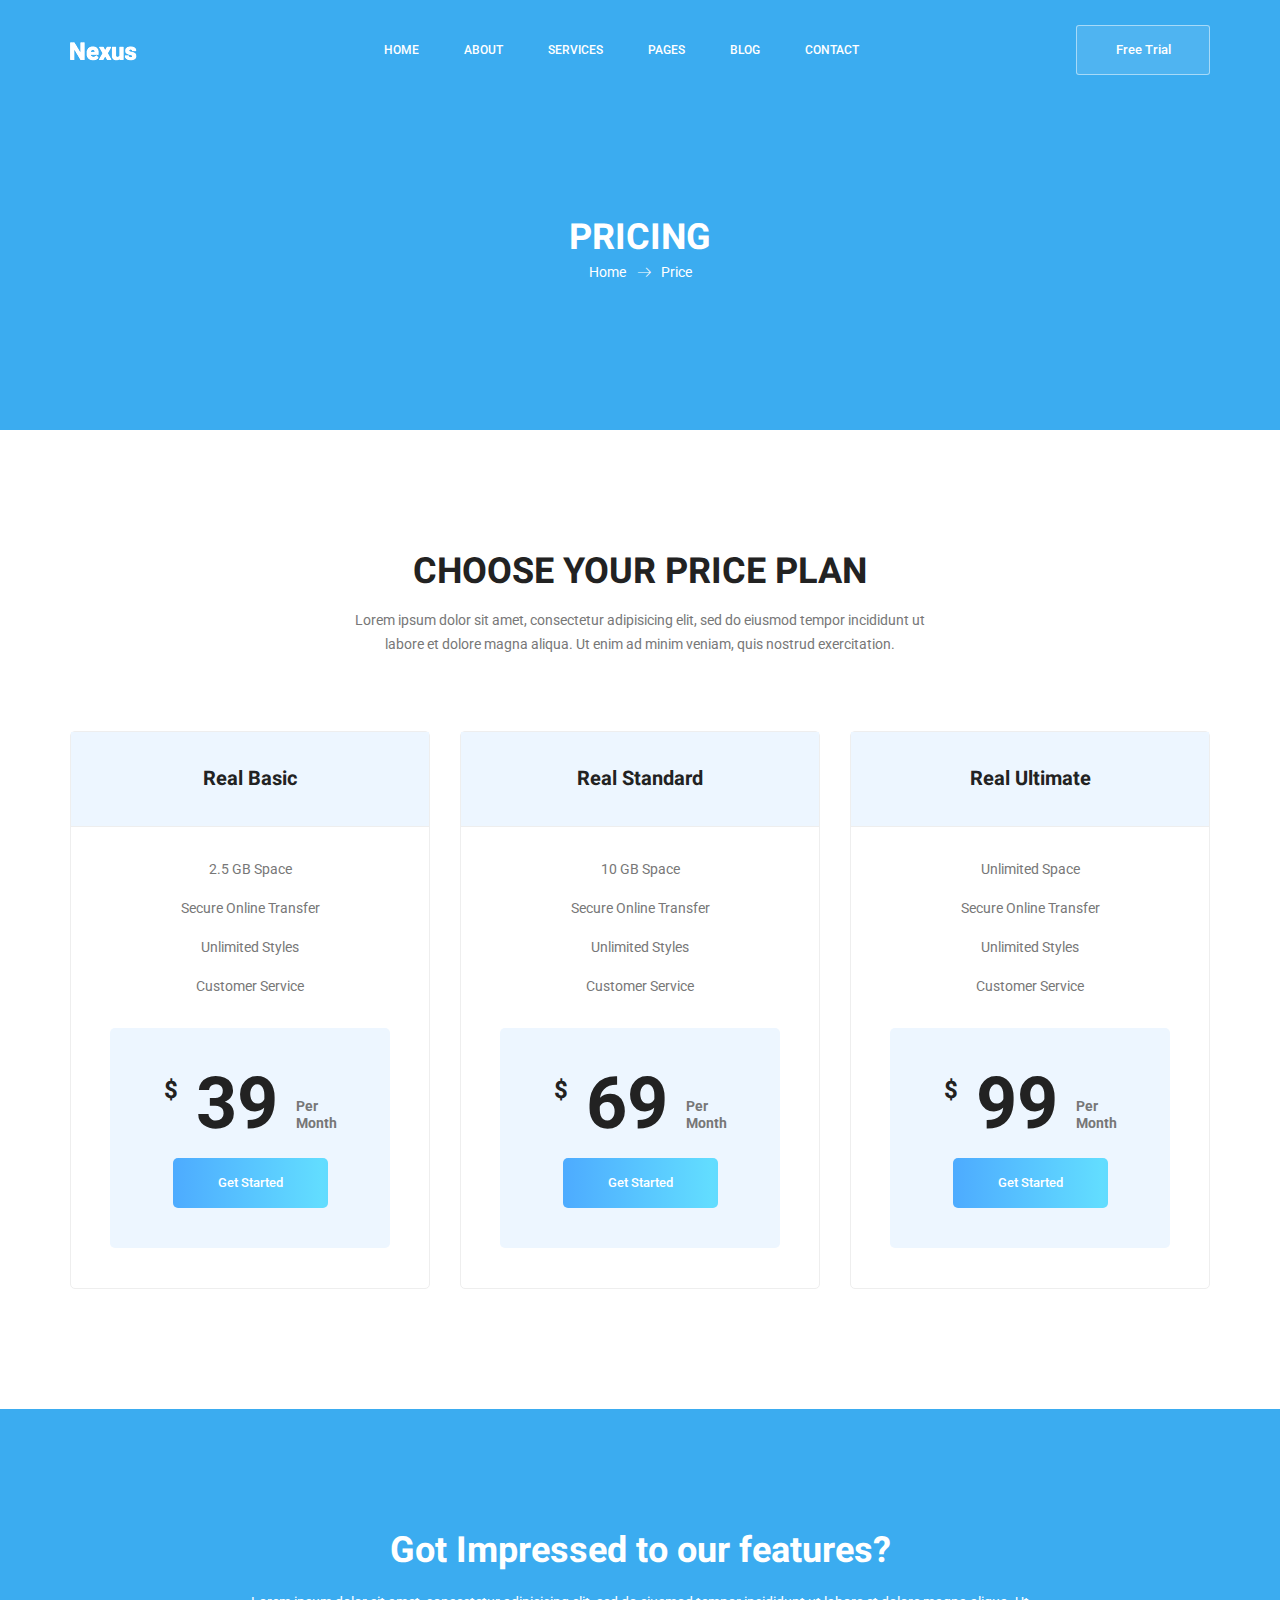
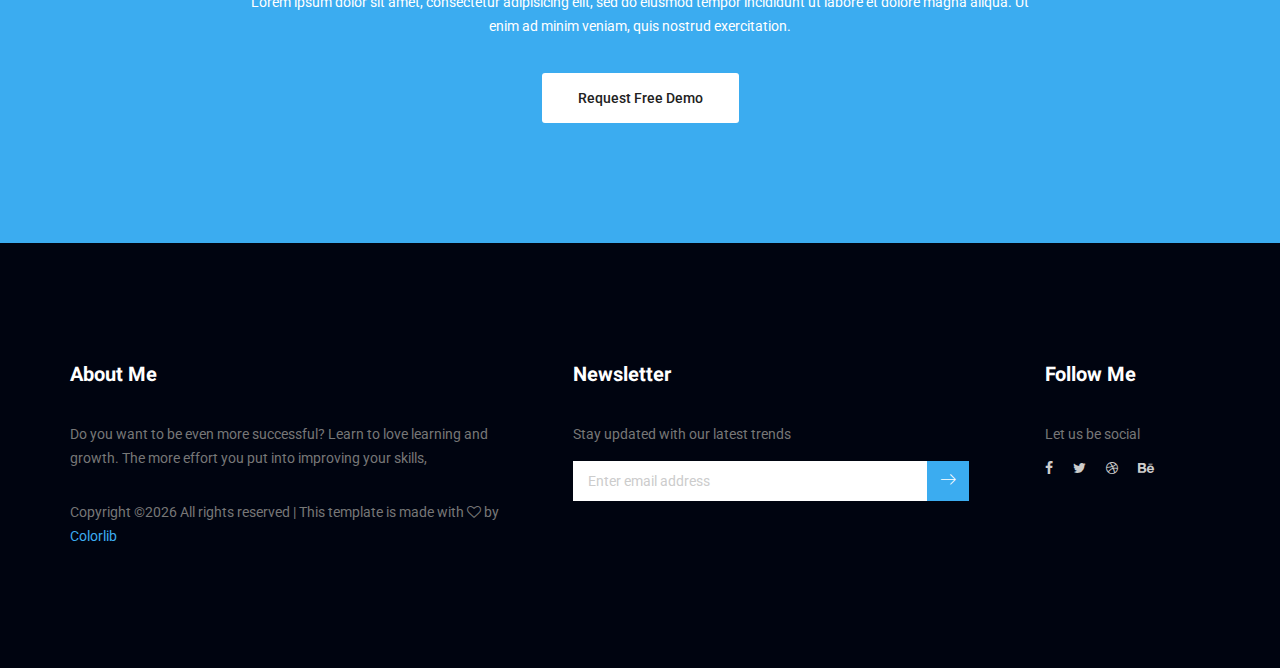
<file: nexus-master/price.html>
<!doctype html>
<html lang="en">
    <head>
        <!-- Required meta tags -->
        <meta charset="utf-8">
        <meta name="viewport" content="width=device-width, initial-scale=1, shrink-to-fit=no">
        <link rel="icon" href="img/favicon.png" type="image/png">
        <title>Nexus SaaS</title>
        <!-- Bootstrap CSS -->
        <link rel="stylesheet" href="css/bootstrap.css">
        <link rel="stylesheet" href="vendors/linericon/style.css">
        <link rel="stylesheet" href="css/font-awesome.min.css">
        <link rel="stylesheet" href="vendors/owl-carousel/owl.carousel.min.css">
        <link rel="stylesheet" href="vendors/lightbox/simpleLightbox.css">
        <link rel="stylesheet" href="vendors/nice-select/css/nice-select.css">
        <link rel="stylesheet" href="vendors/animate-css/animate.css">
        <!-- main css -->
        <link rel="stylesheet" href="css/style.css">
        <link rel="stylesheet" href="css/responsive.css">
    </head>
    <body>
        
        <!--================Header Menu Area =================-->
        <header class="header_area">
            <div class="main_menu">
            	<nav class="navbar navbar-expand-lg navbar-light">
					<div class="container box_1620">
						<!-- Brand and toggle get grouped for better mobile display -->
						<a class="navbar-brand logo_h" href="index.html"><img src="img/logo.png" alt=""></a>
						<button class="navbar-toggler" type="button" data-toggle="collapse" data-target="#navbarSupportedContent" aria-controls="navbarSupportedContent" aria-expanded="false" aria-label="Toggle navigation">
							<span class="icon-bar"></span>
							<span class="icon-bar"></span>
							<span class="icon-bar"></span>
						</button>
						<!-- Collect the nav links, forms, and other content for toggling -->
						<div class="collapse navbar-collapse offset" id="navbarSupportedContent">
							<ul class="nav navbar-nav menu_nav justify-content-center">
								<li class="nav-item active"><a class="nav-link" href="index.html">Home</a></li> 
								<li class="nav-item"><a class="nav-link" href="about-us.html">About</a></li> 
								<li class="nav-item"><a class="nav-link" href="services.html">Services</a>
								<li class="nav-item submenu dropdown">
									<a href="#" class="nav-link dropdown-toggle" data-toggle="dropdown" role="button" aria-haspopup="true" aria-expanded="false">Pages</a>
									<ul class="dropdown-menu">
										<li class="nav-item"><a class="nav-link" href="price.html">Pricing</a> 
										<li class="nav-item"><a class="nav-link" href="elements.html">Elements</a></li>
									</ul>
								</li> 
								<li class="nav-item submenu dropdown">
									<a href="#" class="nav-link dropdown-toggle" data-toggle="dropdown" role="button" aria-haspopup="true" aria-expanded="false">Blog</a>
									<ul class="dropdown-menu">
										<li class="nav-item"><a class="nav-link" href="blog.html">Blog</a></li>
										<li class="nav-item"><a class="nav-link" href="single-blog.html">Blog Details</a></li>
									</ul>
								</li> 
								<li class="nav-item"><a class="nav-link" href="contact.html">Contact</a></li>
							</ul>
							<ul class="nav navbar-nav navbar-right">
								<li class="nav-item"><a href="#" class="tickets_btn">Free Trial</a></li>
							</ul>
						</div> 
					</div>
            	</nav>
            </div>
        </header>
        <!--================Header Menu Area =================-->
        
        <!--================Home Banner Area =================-->
        <section class="banner_area">
            <div class="banner_inner d-flex align-items-center">
            	<div class="overlay bg-parallax" data-stellar-ratio="0.9" data-stellar-vertical-offset="0" data-background=""></div>
				<div class="container">
					<div class="banner_content text-center">
						<h2>Pricing</h2>
						<div class="page_link">
							<a href="index.html">Home</a>
							<a href="price.html">Price</a>
						</div>
					</div>
				</div>
            </div>
        </section>
        <!--================End Home Banner Area =================-->
        
        <!--================Price Area =================-->
        <section class="price_area p_120">
        	<div class="container">
        		<div class="main_title">
        			<h2>Choose Your Price Plan</h2>
        			<p>Lorem ipsum dolor sit amet, consectetur adipisicing elit, sed do eiusmod tempor incididunt ut labore et dolore magna aliqua. Ut enim ad minim veniam, quis nostrud exercitation.</p>
        		</div>
        		<div class="price_inner row">
        			<div class="col-lg-4">
        				<div class="price_item">
        					<div class="price_head">
        						<h4>Real Basic</h4>
        					</div>
        					<div class="price_body">
        						<ul class="list">
        							<li><a href="#">2.5 GB Space</a></li>
        							<li><a href="#">Secure Online Transfer</a></li>
        							<li><a href="#">Unlimited Styles</a></li>
        							<li><a href="#">Customer Service</a></li>
        						</ul>
        					</div>
        					<div class="price_footer">
        						<h3><span class="dlr">$</span> 39 <span class="month">Per <br />Month</span></h3>
        						<a class="main_btn" href="#">Get Started</a>
        					</div>
        				</div>
        			</div>
        			<div class="col-lg-4">
        				<div class="price_item">
        					<div class="price_head">
        						<h4>Real Standard</h4>
        					</div>
        					<div class="price_body">
        						<ul class="list">
        							<li><a href="#">10 GB Space</a></li>
        							<li><a href="#">Secure Online Transfer</a></li>
        							<li><a href="#">Unlimited Styles</a></li>
        							<li><a href="#">Customer Service</a></li>
        						</ul>
        					</div>
        					<div class="price_footer">
        						<h3><span class="dlr">$</span> 69 <span class="month">Per <br />Month</span></h3>
        						<a class="main_btn" href="#">Get Started</a>
        					</div>
        				</div>
        			</div>
        			<div class="col-lg-4">
        				<div class="price_item">
        					<div class="price_head">
        						<h4>Real Ultimate</h4>
        					</div>
        					<div class="price_body">
        						<ul class="list">
        							<li><a href="#">Unlimited Space</a></li>
        							<li><a href="#">Secure Online Transfer</a></li>
        							<li><a href="#">Unlimited Styles</a></li>
        							<li><a href="#">Customer Service</a></li>
        						</ul>
        					</div>
        					<div class="price_footer">
        						<h3><span class="dlr">$</span> 99 <span class="month">Per <br />Month</span></h3>
        						<a class="main_btn" href="#">Get Started</a>
        					</div>
        				</div>
        			</div>
        		</div>
        	</div>
        </section>
        <!--================End Price Area =================-->
        
        <!--================Impress Area =================-->
        <section class="impress_area p_120">
        	<div class="container">
        		<div class="impress_inner">
					<h2>Got Impressed to our features?</h2>
					<p>Lorem ipsum dolor sit amet, consectetur adipisicing elit, sed do eiusmod tempor incididunt ut labore  et dolore magna aliqua. Ut enim ad minim veniam, quis nostrud exercitation.</p>
					<a class="banner_btn2" href="#">Request Free Demo</a>
        		</div>
        	</div>
        </section>
        <!--================End Impress Area =================-->
       
        <!--================Footer Area =================-->
        <footer class="footer_area p_120">
        	<div class="container">
        		<div class="row footer_inner">
        			<div class="col-lg-5 col-sm-6">
        				<aside class="f_widget ab_widget">
        					<div class="f_title">
        						<h3>About Me</h3>
        					</div>
        					<p>Do you want to be even more successful? Learn to love learning and growth. The more effort you put into improving your skills,</p>
        					<p><!-- Link back to Colorlib can't be removed. Template is licensed under CC BY 3.0. -->
Copyright &copy;<script>document.write(new Date().getFullYear());</script> All rights reserved | This template is made with <i class="fa fa-heart-o" aria-hidden="true"></i> by <a href="https://colorlib.com" target="_blank">Colorlib</a>
<!-- Link back to Colorlib can't be removed. Template is licensed under CC BY 3.0. --></p>
        				</aside>
        			</div>
        			<div class="col-lg-5 col-sm-6">
        				<aside class="f_widget news_widget">
        					<div class="f_title">
        						<h3>Newsletter</h3>
        					</div>
        					<p>Stay updated with our latest trends</p>
        					<div id="mc_embed_signup">
                                <form target="_blank" action="https://spondonit.us12.list-manage.com/subscribe/post?u=1462626880ade1ac87bd9c93a&amp;id=92a4423d01" method="get" class="subscribe_form relative">
                                	<div class="input-group d-flex flex-row">
                                        <input name="EMAIL" placeholder="Enter email address" onfocus="this.placeholder = ''" onblur="this.placeholder = 'Email Address '" required="" type="email">
                                        <button class="btn sub-btn"><span class="lnr lnr-arrow-right"></span></button>		
                                    </div>				
                                    <div class="mt-10 info"></div>
                                </form>
                            </div>
        				</aside>
        			</div>
        			<div class="col-lg-2">
        				<aside class="f_widget social_widget">
        					<div class="f_title">
        						<h3>Follow Me</h3>
        					</div>
        					<p>Let us be social</p>
        					<ul class="list">
        						<li><a href="#"><i class="fa fa-facebook"></i></a></li>
        						<li><a href="#"><i class="fa fa-twitter"></i></a></li>
        						<li><a href="#"><i class="fa fa-dribbble"></i></a></li>
        						<li><a href="#"><i class="fa fa-behance"></i></a></li>
        					</ul>
        				</aside>
        			</div>
        		</div>
        	</div>
        </footer>
        <!--================End Footer Area =================-->
        
        
        
        
        <!-- Optional JavaScript -->
        <!-- jQuery first, then Popper.js, then Bootstrap JS -->
        <script src="js/jquery-3.2.1.min.js"></script>
        <script src="js/popper.js"></script>
        <script src="js/bootstrap.min.js"></script>
        <script src="js/stellar.js"></script>
        <script src="vendors/lightbox/simpleLightbox.min.js"></script>
        <script src="vendors/nice-select/js/jquery.nice-select.min.js"></script>
        <script src="vendors/isotope/imagesloaded.pkgd.min.js"></script>
        <script src="vendors/isotope/isotope-min.js"></script>
        <script src="vendors/owl-carousel/owl.carousel.min.js"></script>
        <script src="js/jquery.ajaxchimp.min.js"></script>
        <script src="js/mail-script.js"></script>
        <script src="vendors/counter-up/jquery.waypoints.min.js"></script>
        <script src="vendors/counter-up/jquery.counterup.min.js"></script>
        <script src="js/theme.js"></script>
    </body>
</html>
</file>
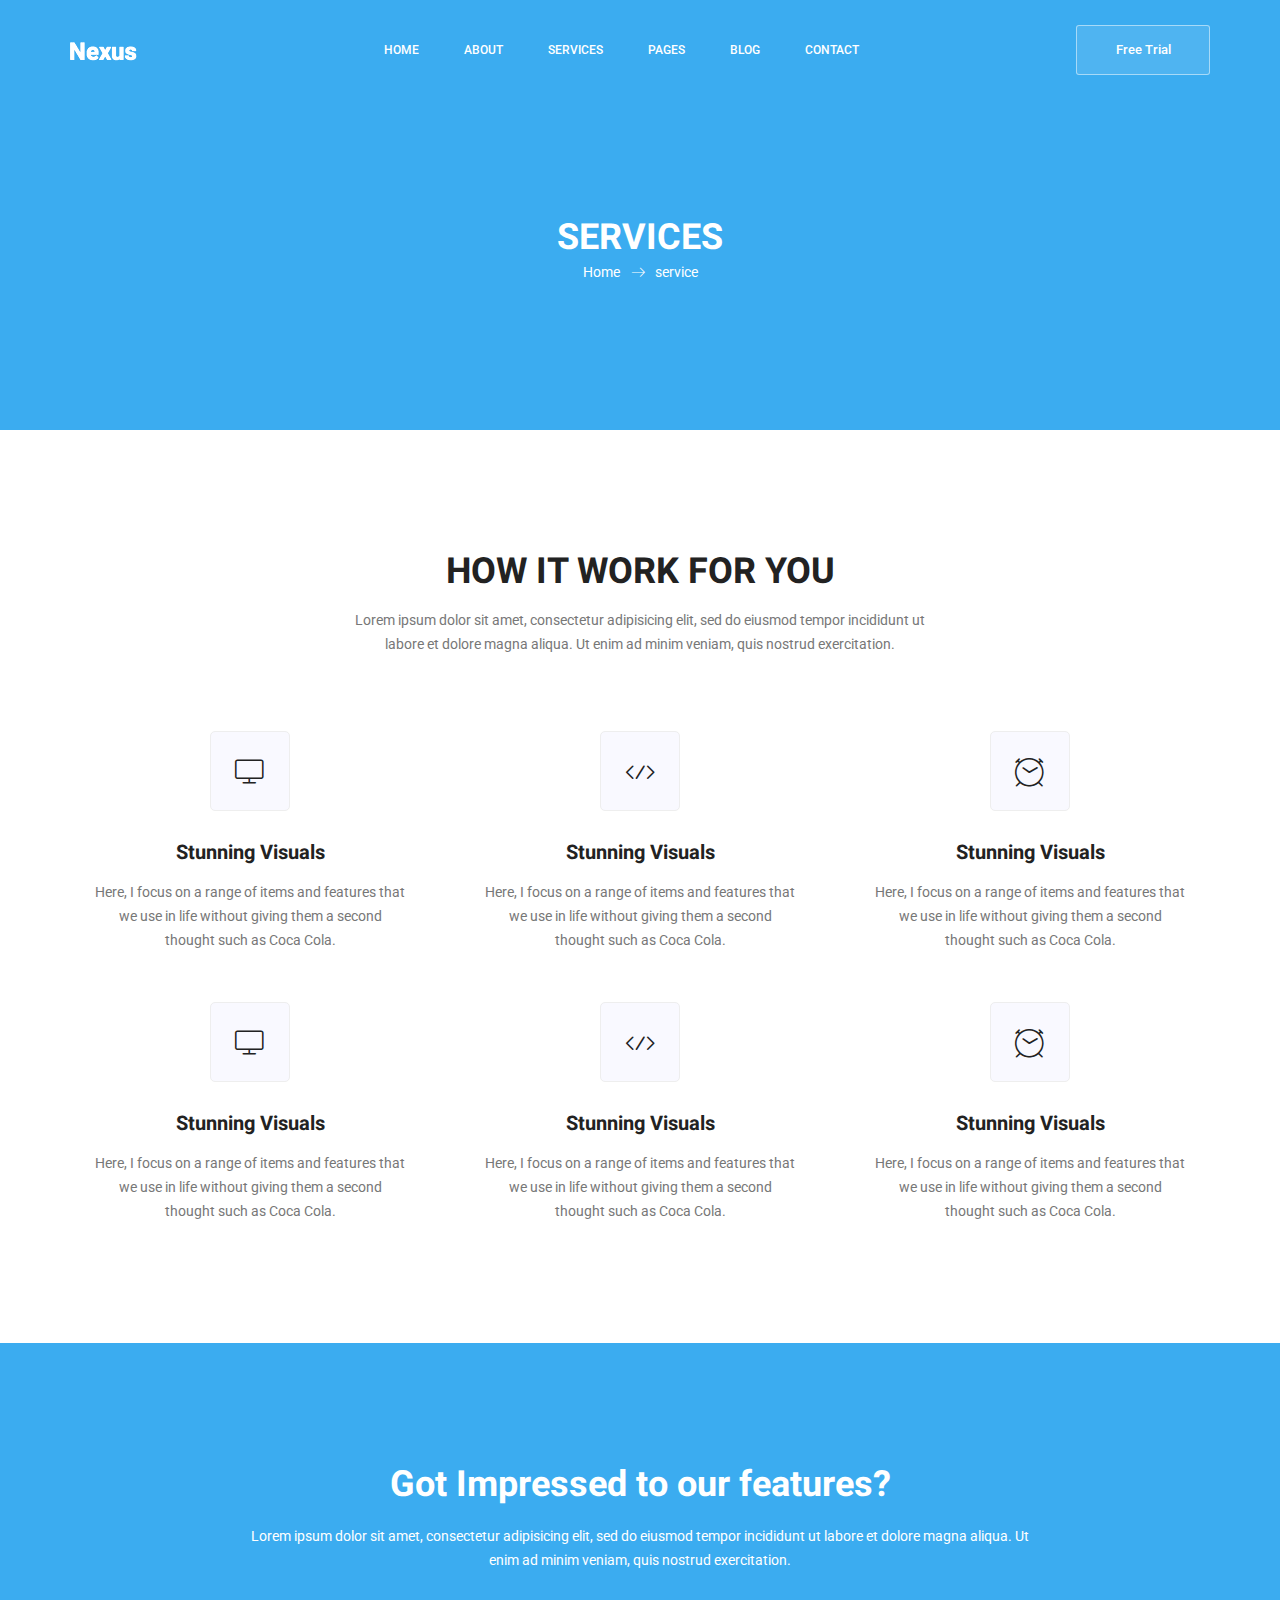
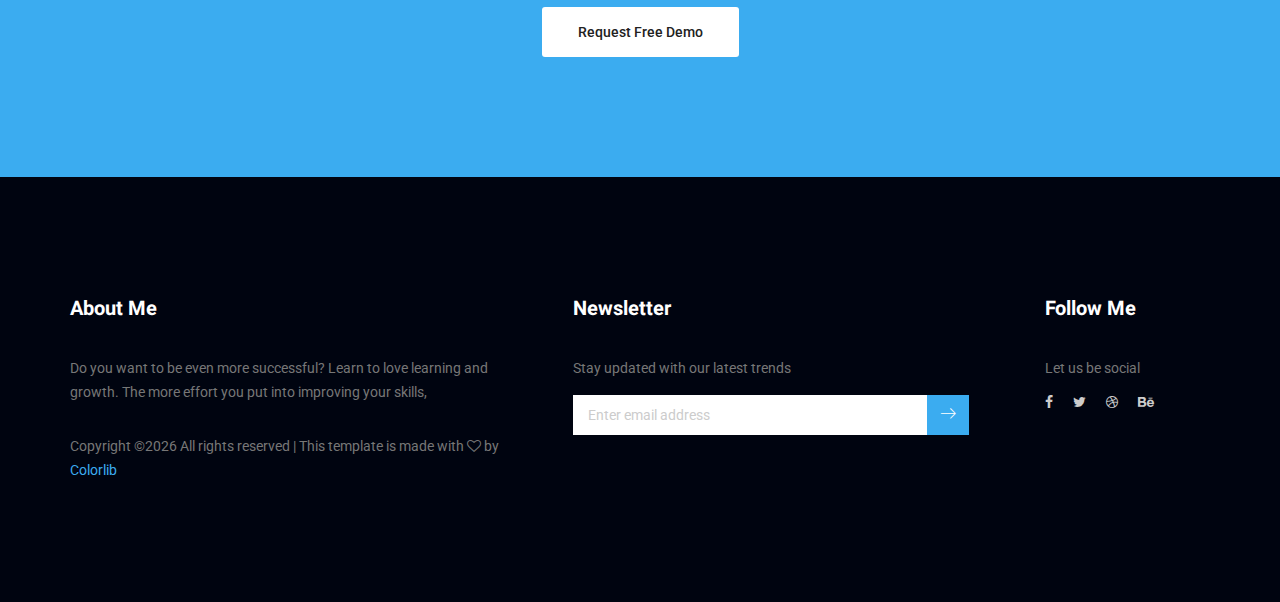
<file: nexus-master/services.html>
<!doctype html>
<html lang="en">
    <head>
        <!-- Required meta tags -->
        <meta charset="utf-8">
        <meta name="viewport" content="width=device-width, initial-scale=1, shrink-to-fit=no">
        <link rel="icon" href="img/favicon.png" type="image/png">
        <title>Nexus SaaS</title>
        <!-- Bootstrap CSS -->
        <link rel="stylesheet" href="css/bootstrap.css">
        <link rel="stylesheet" href="vendors/linericon/style.css">
        <link rel="stylesheet" href="css/font-awesome.min.css">
        <link rel="stylesheet" href="vendors/owl-carousel/owl.carousel.min.css">
        <link rel="stylesheet" href="vendors/lightbox/simpleLightbox.css">
        <link rel="stylesheet" href="vendors/nice-select/css/nice-select.css">
        <link rel="stylesheet" href="vendors/animate-css/animate.css">
        <!-- main css -->
        <link rel="stylesheet" href="css/style.css">
        <link rel="stylesheet" href="css/responsive.css">
    </head>
    <body>
        
        <!--================Header Menu Area =================-->
        <header class="header_area">
            <div class="main_menu">
            	<nav class="navbar navbar-expand-lg navbar-light">
					<div class="container box_1620">
						<!-- Brand and toggle get grouped for better mobile display -->
						<a class="navbar-brand logo_h" href="index.html"><img src="img/logo.png" alt=""></a>
						<button class="navbar-toggler" type="button" data-toggle="collapse" data-target="#navbarSupportedContent" aria-controls="navbarSupportedContent" aria-expanded="false" aria-label="Toggle navigation">
							<span class="icon-bar"></span>
							<span class="icon-bar"></span>
							<span class="icon-bar"></span>
						</button>
						<!-- Collect the nav links, forms, and other content for toggling -->
						<div class="collapse navbar-collapse offset" id="navbarSupportedContent">
							<ul class="nav navbar-nav menu_nav justify-content-center">
								<li class="nav-item active"><a class="nav-link" href="index.html">Home</a></li> 
								<li class="nav-item"><a class="nav-link" href="about-us.html">About</a></li> 
								<li class="nav-item"><a class="nav-link" href="services.html">Services</a>
								<li class="nav-item submenu dropdown">
									<a href="#" class="nav-link dropdown-toggle" data-toggle="dropdown" role="button" aria-haspopup="true" aria-expanded="false">Pages</a>
									<ul class="dropdown-menu">
										<li class="nav-item"><a class="nav-link" href="price.html">Pricing</a> 
										<li class="nav-item"><a class="nav-link" href="elements.html">Elements</a></li>
									</ul>
								</li> 
								<li class="nav-item submenu dropdown">
									<a href="#" class="nav-link dropdown-toggle" data-toggle="dropdown" role="button" aria-haspopup="true" aria-expanded="false">Blog</a>
									<ul class="dropdown-menu">
										<li class="nav-item"><a class="nav-link" href="blog.html">Blog</a></li>
										<li class="nav-item"><a class="nav-link" href="single-blog.html">Blog Details</a></li>
									</ul>
								</li> 
								<li class="nav-item"><a class="nav-link" href="contact.html">Contact</a></li>
							</ul>
							<ul class="nav navbar-nav navbar-right">
								<li class="nav-item"><a href="#" class="tickets_btn">Free Trial</a></li>
							</ul>
						</div> 
					</div>
            	</nav>
            </div>
        </header>
        <!--================Header Menu Area =================-->
        
        <!--================Home Banner Area =================-->
        <section class="banner_area">
            <div class="banner_inner d-flex align-items-center">
            	<div class="overlay bg-parallax" data-stellar-ratio="0.9" data-stellar-vertical-offset="0" data-background=""></div>
				<div class="container">
					<div class="banner_content text-center">
						<h2>Services</h2>
						<div class="page_link">
							<a href="index.html">Home</a>
							<a href="services.html">service</a>
						</div>
					</div>
				</div>
            </div>
        </section>
        <!--================End Home Banner Area =================-->
        
        <!--================Work Area =================-->
        <section class="work_area p_120">
        	<div class="container">
        		<div class="main_title">
        			<h2>How It work for you</h2>
        			<p>Lorem ipsum dolor sit amet, consectetur adipisicing elit, sed do eiusmod tempor incididunt ut labore et dolore magna aliqua. Ut enim ad minim veniam, quis nostrud exercitation.</p>
        		</div>
        		<div class="work_inner row">
        			<div class="col-lg-4">
        				<div class="work_item">
        					<i class="lnr lnr-screen"></i>
        					<a href="#"><h4>Stunning Visuals</h4></a>
        					<p>Here, I focus on a range of items and features that we use in life without giving them a second thought such as Coca Cola.</p>
        				</div>
        			</div>
        			<div class="col-lg-4">
        				<div class="work_item">
        					<i class="lnr lnr-code"></i>
        					<a href="#"><h4>Stunning Visuals</h4></a>
        					<p>Here, I focus on a range of items and features that we use in life without giving them a second thought such as Coca Cola.</p>
        				</div>
        			</div>
        			<div class="col-lg-4">
        				<div class="work_item">
        					<i class="lnr lnr-clock"></i>
        					<a href="#"><h4>Stunning Visuals</h4></a>
        					<p>Here, I focus on a range of items and features that we use in life without giving them a second thought such as Coca Cola.</p>
        				</div>
        			</div>
        			<div class="col-lg-4">
        				<div class="work_item">
        					<i class="lnr lnr-screen"></i>
        					<a href="#"><h4>Stunning Visuals</h4></a>
        					<p>Here, I focus on a range of items and features that we use in life without giving them a second thought such as Coca Cola.</p>
        				</div>
        			</div>
        			<div class="col-lg-4">
        				<div class="work_item">
        					<i class="lnr lnr-code"></i>
        					<a href="#"><h4>Stunning Visuals</h4></a>
        					<p>Here, I focus on a range of items and features that we use in life without giving them a second thought such as Coca Cola.</p>
        				</div>
        			</div>
        			<div class="col-lg-4">
        				<div class="work_item">
        					<i class="lnr lnr-clock"></i>
        					<a href="#"><h4>Stunning Visuals</h4></a>
        					<p>Here, I focus on a range of items and features that we use in life without giving them a second thought such as Coca Cola.</p>
        				</div>
        			</div>
        		</div>
        	</div>
        </section>
        <!--================End Work Area =================-->
        
        <!--================Impress Area =================-->
        <section class="impress_area p_120">
        	<div class="container">
        		<div class="impress_inner">
					<h2>Got Impressed to our features?</h2>
					<p>Lorem ipsum dolor sit amet, consectetur adipisicing elit, sed do eiusmod tempor incididunt ut labore  et dolore magna aliqua. Ut enim ad minim veniam, quis nostrud exercitation.</p>
					<a class="banner_btn2" href="#">Request Free Demo</a>
        		</div>
        	</div>
        </section>
        <!--================End Impress Area =================-->
       
        <!--================Footer Area =================-->
        <footer class="footer_area p_120">
        	<div class="container">
        		<div class="row footer_inner">
        			<div class="col-lg-5 col-sm-6">
        				<aside class="f_widget ab_widget">
        					<div class="f_title">
        						<h3>About Me</h3>
        					</div>
        					<p>Do you want to be even more successful? Learn to love learning and growth. The more effort you put into improving your skills,</p>
        					<p><!-- Link back to Colorlib can't be removed. Template is licensed under CC BY 3.0. -->
Copyright &copy;<script>document.write(new Date().getFullYear());</script> All rights reserved | This template is made with <i class="fa fa-heart-o" aria-hidden="true"></i> by <a href="https://colorlib.com" target="_blank">Colorlib</a>
<!-- Link back to Colorlib can't be removed. Template is licensed under CC BY 3.0. --></p>
        				</aside>
        			</div>
        			<div class="col-lg-5 col-sm-6">
        				<aside class="f_widget news_widget">
        					<div class="f_title">
        						<h3>Newsletter</h3>
        					</div>
        					<p>Stay updated with our latest trends</p>
        					<div id="mc_embed_signup">
                                <form target="_blank" action="https://spondonit.us12.list-manage.com/subscribe/post?u=1462626880ade1ac87bd9c93a&amp;id=92a4423d01" method="get" class="subscribe_form relative">
                                	<div class="input-group d-flex flex-row">
                                        <input name="EMAIL" placeholder="Enter email address" onfocus="this.placeholder = ''" onblur="this.placeholder = 'Email Address '" required="" type="email">
                                        <button class="btn sub-btn"><span class="lnr lnr-arrow-right"></span></button>		
                                    </div>				
                                    <div class="mt-10 info"></div>
                                </form>
                            </div>
        				</aside>
        			</div>
        			<div class="col-lg-2">
        				<aside class="f_widget social_widget">
        					<div class="f_title">
        						<h3>Follow Me</h3>
        					</div>
        					<p>Let us be social</p>
        					<ul class="list">
        						<li><a href="#"><i class="fa fa-facebook"></i></a></li>
        						<li><a href="#"><i class="fa fa-twitter"></i></a></li>
        						<li><a href="#"><i class="fa fa-dribbble"></i></a></li>
        						<li><a href="#"><i class="fa fa-behance"></i></a></li>
        					</ul>
        				</aside>
        			</div>
        		</div>
        	</div>
        </footer>
        <!--================End Footer Area =================-->
        
        
        
        
        <!-- Optional JavaScript -->
        <!-- jQuery first, then Popper.js, then Bootstrap JS -->
        <script src="js/jquery-3.2.1.min.js"></script>
        <script src="js/popper.js"></script>
        <script src="js/bootstrap.min.js"></script>
        <script src="js/stellar.js"></script>
        <script src="vendors/lightbox/simpleLightbox.min.js"></script>
        <script src="vendors/nice-select/js/jquery.nice-select.min.js"></script>
        <script src="vendors/isotope/imagesloaded.pkgd.min.js"></script>
        <script src="vendors/isotope/isotope-min.js"></script>
        <script src="vendors/owl-carousel/owl.carousel.min.js"></script>
        <script src="js/jquery.ajaxchimp.min.js"></script>
        <script src="js/mail-script.js"></script>
        <script src="vendors/counter-up/jquery.waypoints.min.js"></script>
        <script src="vendors/counter-up/jquery.counterup.min.js"></script>
        <script src="js/theme.js"></script>
    </body>
</html>
</file>
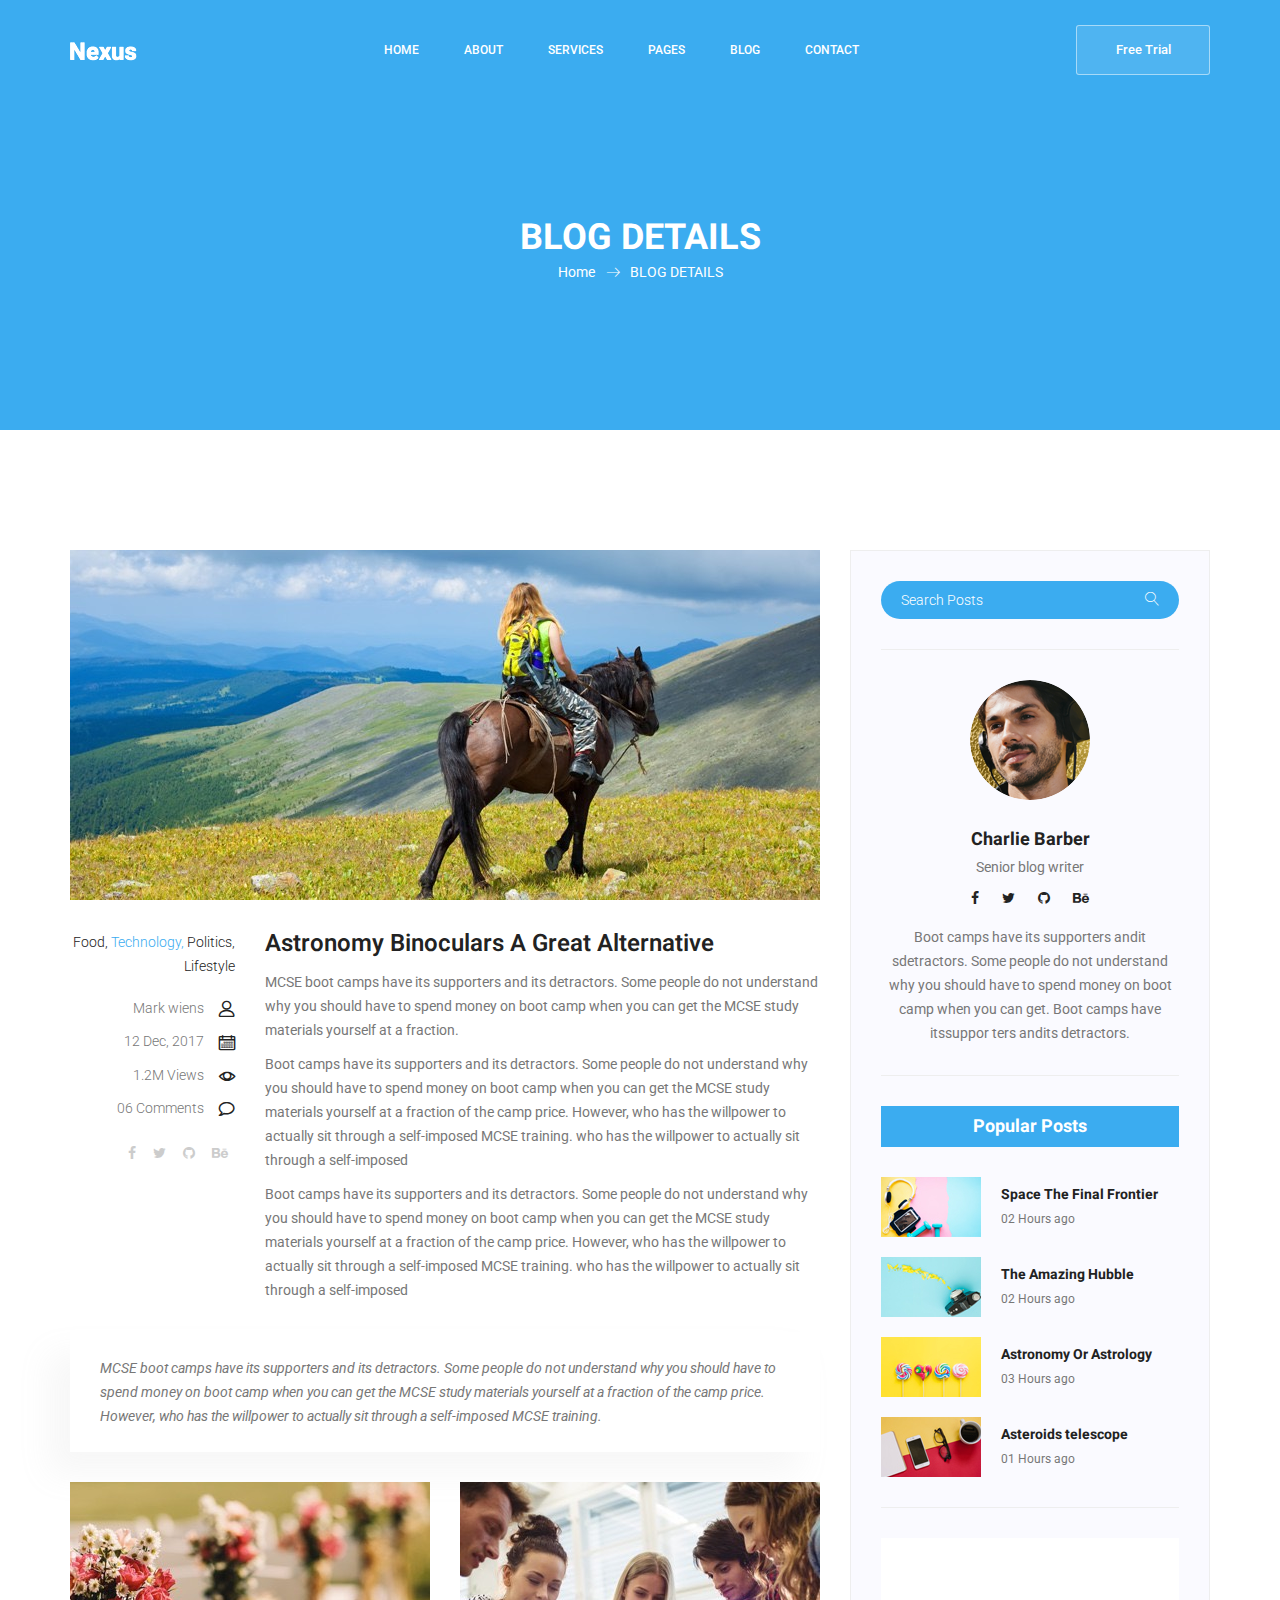
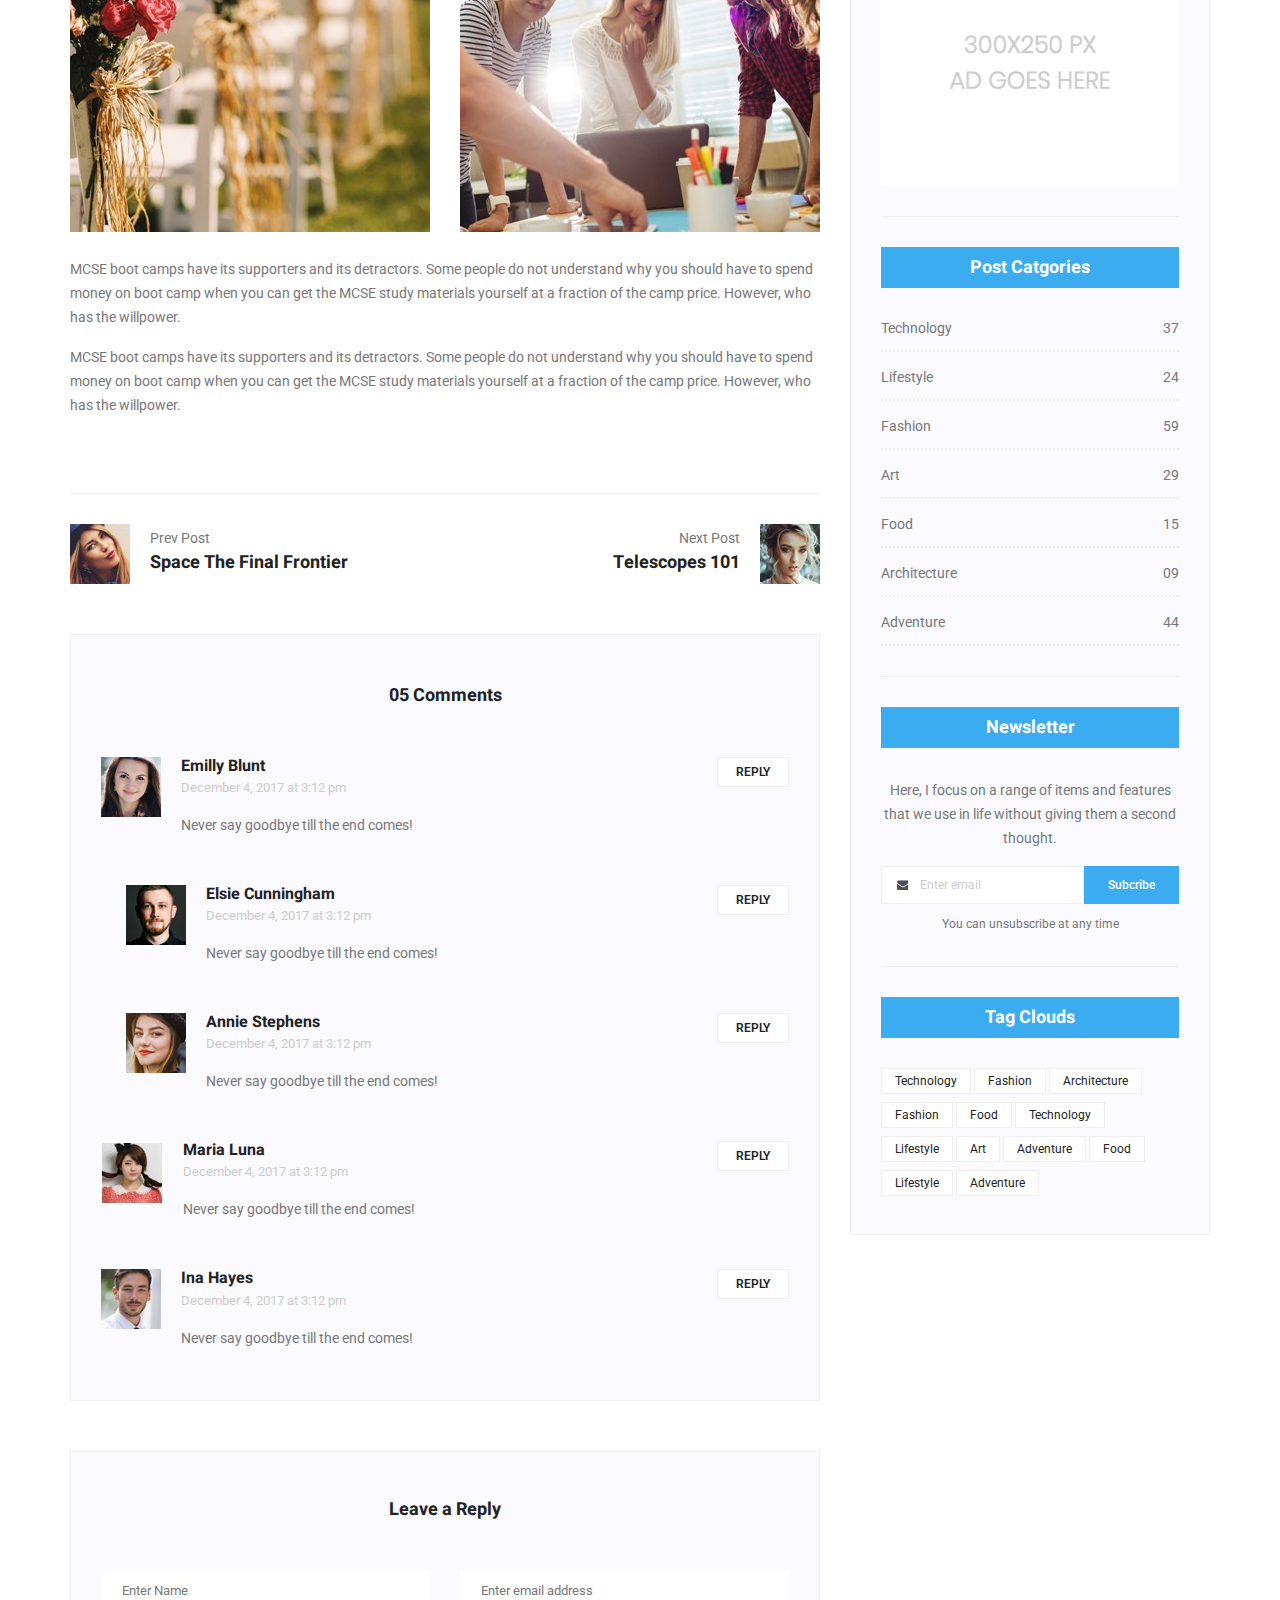
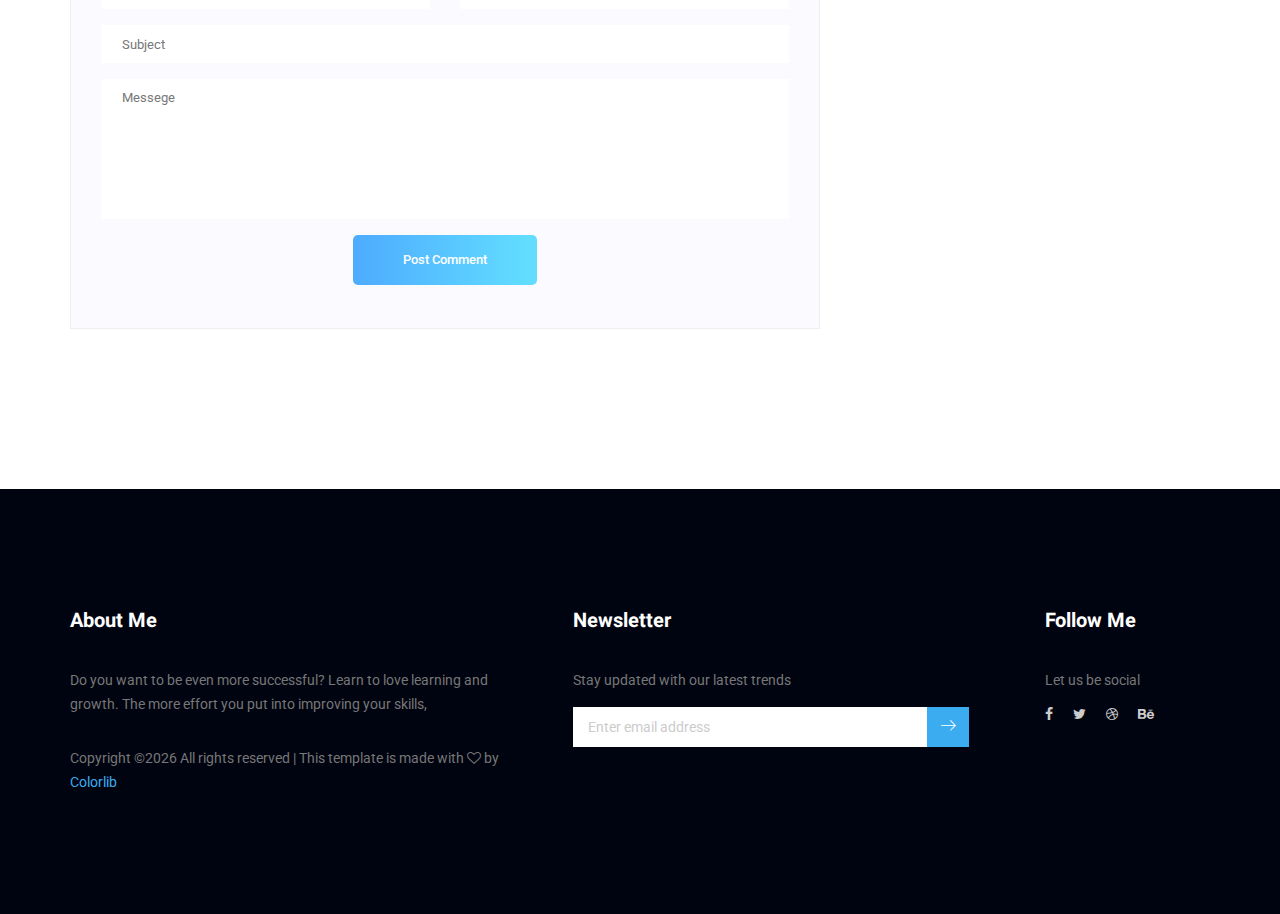
<file: nexus-master/single-blog.html>
<!doctype html>
<html lang="en">
    <head>
        <!-- Required meta tags -->
        <meta charset="utf-8">
        <meta name="viewport" content="width=device-width, initial-scale=1, shrink-to-fit=no">
        <link rel="icon" href="img/favicon.png" type="image/png">
        <title>Nexus SaaS</title>
        <!-- Bootstrap CSS -->
        <link rel="stylesheet" href="css/bootstrap.css">
        <link rel="stylesheet" href="vendors/linericon/style.css">
        <link rel="stylesheet" href="css/font-awesome.min.css">
        <link rel="stylesheet" href="vendors/owl-carousel/owl.carousel.min.css">
        <link rel="stylesheet" href="vendors/lightbox/simpleLightbox.css">
        <link rel="stylesheet" href="vendors/nice-select/css/nice-select.css">
        <link rel="stylesheet" href="vendors/animate-css/animate.css">
        <!-- main css -->
        <link rel="stylesheet" href="css/style.css">
        <link rel="stylesheet" href="css/responsive.css">
    </head>
    <body>
        
        <!--================Header Menu Area =================-->
        <header class="header_area">
            <div class="main_menu">
            	<nav class="navbar navbar-expand-lg navbar-light">
					<div class="container box_1620">
						<!-- Brand and toggle get grouped for better mobile display -->
						<a class="navbar-brand logo_h" href="index.html"><img src="img/logo.png" alt=""></a>
						<button class="navbar-toggler" type="button" data-toggle="collapse" data-target="#navbarSupportedContent" aria-controls="navbarSupportedContent" aria-expanded="false" aria-label="Toggle navigation">
							<span class="icon-bar"></span>
							<span class="icon-bar"></span>
							<span class="icon-bar"></span>
						</button>
						<!-- Collect the nav links, forms, and other content for toggling -->
						<div class="collapse navbar-collapse offset" id="navbarSupportedContent">
							<ul class="nav navbar-nav menu_nav justify-content-center">
								<li class="nav-item active"><a class="nav-link" href="index.html">Home</a></li> 
								<li class="nav-item"><a class="nav-link" href="about-us.html">About</a></li> 
								<li class="nav-item"><a class="nav-link" href="services.html">Services</a>
								<li class="nav-item submenu dropdown">
									<a href="#" class="nav-link dropdown-toggle" data-toggle="dropdown" role="button" aria-haspopup="true" aria-expanded="false">Pages</a>
									<ul class="dropdown-menu">
										<li class="nav-item"><a class="nav-link" href="price.html">Pricing</a> 
										<li class="nav-item"><a class="nav-link" href="elements.html">Elements</a></li>
									</ul>
								</li> 
								<li class="nav-item submenu dropdown">
									<a href="#" class="nav-link dropdown-toggle" data-toggle="dropdown" role="button" aria-haspopup="true" aria-expanded="false">Blog</a>
									<ul class="dropdown-menu">
										<li class="nav-item"><a class="nav-link" href="blog.html">Blog</a></li>
										<li class="nav-item"><a class="nav-link" href="single-blog.html">Blog Details</a></li>
									</ul>
								</li> 
								<li class="nav-item"><a class="nav-link" href="contact.html">Contact</a></li>
							</ul>
							<ul class="nav navbar-nav navbar-right">
								<li class="nav-item"><a href="#" class="tickets_btn">Free Trial</a></li>
							</ul>
						</div> 
					</div>
            	</nav>
            </div>
        </header>
        <!--================Header Menu Area =================-->
        
        <!--================Home Banner Area =================-->
        <section class="banner_area">
            <div class="banner_inner d-flex align-items-center">
            	<div class="overlay bg-parallax" data-stellar-ratio="0.9" data-stellar-vertical-offset="0" data-background=""></div>
				<div class="container">
					<div class="banner_content text-center">
						<h2>BLOG DETAILS</h2>
						<div class="page_link">
							<a href="index.html">Home</a>
							<a href="single-blog.html">BLOG DETAILS</a>
						</div>
					</div>
				</div>
            </div>
        </section>
        <!--================End Home Banner Area =================-->
        
        <!--================Blog Area =================-->
        <section class="blog_area single-post-area p_120">
            <div class="container">
                <div class="row">
                    <div class="col-lg-8 posts-list">
                        <div class="single-post row">
                            <div class="col-lg-12">
                                <div class="feature-img">
                                    <img class="img-fluid" src="img/blog/feature-img1.jpg" alt="">
                                </div>									
                            </div>
                            <div class="col-lg-3  col-md-3">
                                <div class="blog_info text-right">
                                    <div class="post_tag">
                                        <a href="#">Food,</a>
                                        <a class="active" href="#">Technology,</a>
                                        <a href="#">Politics,</a>
                                        <a href="#">Lifestyle</a>
                                    </div>
                                    <ul class="blog_meta list">
                                        <li><a href="#">Mark wiens<i class="lnr lnr-user"></i></a></li>
                                        <li><a href="#">12 Dec, 2017<i class="lnr lnr-calendar-full"></i></a></li>
                                        <li><a href="#">1.2M Views<i class="lnr lnr-eye"></i></a></li>
                                        <li><a href="#">06 Comments<i class="lnr lnr-bubble"></i></a></li>
                                    </ul>
                                    <ul class="social-links">
                                        <li><a href="#"><i class="fa fa-facebook"></i></a></li>
                                        <li><a href="#"><i class="fa fa-twitter"></i></a></li>
                                        <li><a href="#"><i class="fa fa-github"></i></a></li>
                                        <li><a href="#"><i class="fa fa-behance"></i></a></li>
                                    </ul>
                                </div>
                            </div>
                            <div class="col-lg-9 col-md-9 blog_details">
                                <h2>Astronomy Binoculars A Great Alternative</h2>
                                <p class="excert">
                                    MCSE boot camps have its supporters and its detractors. Some people do not understand why you should have to spend money on boot camp when you can get the MCSE study materials yourself at a fraction.
                                </p>
                                <p>
                                    Boot camps have its supporters and its detractors. Some people do not understand why you should have to spend money on boot camp when you can get the MCSE study materials yourself at a fraction of the camp price. However, who has the willpower to actually sit through a self-imposed MCSE training. who has the willpower to actually sit through a self-imposed
                                </p>
                                <p>
                                    Boot camps have its supporters and its detractors. Some people do not understand why you should have to spend money on boot camp when you can get the MCSE study materials yourself at a fraction of the camp price. However, who has the willpower to actually sit through a self-imposed MCSE training. who has the willpower to actually sit through a self-imposed
                                </p>
                            </div>
                            <div class="col-lg-12">
                                <div class="quotes">
                                    MCSE boot camps have its supporters and its detractors. Some people do not understand why you should have to spend money on boot camp when you can get the MCSE study materials yourself at a fraction of the camp price. However, who has the willpower to actually sit through a self-imposed MCSE training.										
                                </div>
                                <div class="row">
                                    <div class="col-6">
                                        <img class="img-fluid" src="img/blog/post-img1.jpg" alt="">
                                    </div>
                                    <div class="col-6">
                                        <img class="img-fluid" src="img/blog/post-img2.jpg" alt="">
                                    </div>	
                                    <div class="col-lg-12 mt-25">
                                        <p>
                                            MCSE boot camps have its supporters and its detractors. Some people do not understand why you should have to spend money on boot camp when you can get the MCSE study materials yourself at a fraction of the camp price. However, who has the willpower.
                                        </p>
                                        <p>
                                            MCSE boot camps have its supporters and its detractors. Some people do not understand why you should have to spend money on boot camp when you can get the MCSE study materials yourself at a fraction of the camp price. However, who has the willpower.
                                        </p>											
                                    </div>									
                                </div>
                            </div>
                        </div>
                        <div class="navigation-area">
                            <div class="row">
                                <div class="col-lg-6 col-md-6 col-12 nav-left flex-row d-flex justify-content-start align-items-center">
                                    <div class="thumb">
                                        <a href="#"><img class="img-fluid" src="img/blog/prev.jpg" alt=""></a>
                                    </div>
                                    <div class="arrow">
                                        <a href="#"><span class="lnr text-white lnr-arrow-left"></span></a>
                                    </div>
                                    <div class="detials">
                                        <p>Prev Post</p>
                                        <a href="#"><h4>Space The Final Frontier</h4></a>
                                    </div>
                                </div>
                                <div class="col-lg-6 col-md-6 col-12 nav-right flex-row d-flex justify-content-end align-items-center">
                                    <div class="detials">
                                        <p>Next Post</p>
                                        <a href="#"><h4>Telescopes 101</h4></a>
                                    </div>
                                    <div class="arrow">
                                        <a href="#"><span class="lnr text-white lnr-arrow-right"></span></a>
                                    </div>
                                    <div class="thumb">
                                        <a href="#"><img class="img-fluid" src="img/blog/next.jpg" alt=""></a>
                                    </div>										
                                </div>									
                            </div>
                        </div>
                        <div class="comments-area">
                            <h4>05 Comments</h4>
                            <div class="comment-list">
                                <div class="single-comment justify-content-between d-flex">
                                    <div class="user justify-content-between d-flex">
                                        <div class="thumb">
                                            <img src="img/blog/c1.jpg" alt="">
                                        </div>
                                        <div class="desc">
                                            <h5><a href="#">Emilly Blunt</a></h5>
                                            <p class="date">December 4, 2017 at 3:12 pm </p>
                                            <p class="comment">
                                                Never say goodbye till the end comes!
                                            </p>
                                        </div>
                                    </div>
                                    <div class="reply-btn">
                                           <a href="" class="btn-reply text-uppercase">reply</a> 
                                    </div>
                                </div>
                            </div>	
                            <div class="comment-list left-padding">
                                <div class="single-comment justify-content-between d-flex">
                                    <div class="user justify-content-between d-flex">
                                        <div class="thumb">
                                            <img src="img/blog/c2.jpg" alt="">
                                        </div>
                                        <div class="desc">
                                            <h5><a href="#">Elsie Cunningham</a></h5>
                                            <p class="date">December 4, 2017 at 3:12 pm </p>
                                            <p class="comment">
                                                Never say goodbye till the end comes!
                                            </p>
                                        </div>
                                    </div>
                                    <div class="reply-btn">
                                           <a href="" class="btn-reply text-uppercase">reply</a> 
                                    </div>
                                </div>
                            </div>	
                            <div class="comment-list left-padding">
                                <div class="single-comment justify-content-between d-flex">
                                    <div class="user justify-content-between d-flex">
                                        <div class="thumb">
                                            <img src="img/blog/c3.jpg" alt="">
                                        </div>
                                        <div class="desc">
                                            <h5><a href="#">Annie Stephens</a></h5>
                                            <p class="date">December 4, 2017 at 3:12 pm </p>
                                            <p class="comment">
                                                Never say goodbye till the end comes!
                                            </p>
                                        </div>
                                    </div>
                                    <div class="reply-btn">
                                           <a href="" class="btn-reply text-uppercase">reply</a> 
                                    </div>
                                </div>
                            </div>	
                            <div class="comment-list">
                                <div class="single-comment justify-content-between d-flex">
                                    <div class="user justify-content-between d-flex">
                                        <div class="thumb">
                                            <img src="img/blog/c4.jpg" alt="">
                                        </div>
                                        <div class="desc">
                                            <h5><a href="#">Maria Luna</a></h5>
                                            <p class="date">December 4, 2017 at 3:12 pm </p>
                                            <p class="comment">
                                                Never say goodbye till the end comes!
                                            </p>
                                        </div>
                                    </div>
                                    <div class="reply-btn">
                                           <a href="" class="btn-reply text-uppercase">reply</a> 
                                    </div>
                                </div>
                            </div>	
                            <div class="comment-list">
                                <div class="single-comment justify-content-between d-flex">
                                    <div class="user justify-content-between d-flex">
                                        <div class="thumb">
                                            <img src="img/blog/c5.jpg" alt="">
                                        </div>
                                        <div class="desc">
                                            <h5><a href="#">Ina Hayes</a></h5>
                                            <p class="date">December 4, 2017 at 3:12 pm </p>
                                            <p class="comment">
                                                Never say goodbye till the end comes!
                                            </p>
                                        </div>
                                    </div>
                                    <div class="reply-btn">
                                           <a href="" class="btn-reply text-uppercase">reply</a> 
                                    </div>
                                </div>
                            </div>	                                             				
                        </div>
                        <div class="comment-form">
                            <h4>Leave a Reply</h4>
                            <form>
                                <div class="form-group form-inline">
                                  <div class="form-group col-lg-6 col-md-6 name">
                                    <input type="text" class="form-control" id="name" placeholder="Enter Name" onfocus="this.placeholder = ''" onblur="this.placeholder = 'Enter Name'">
                                  </div>
                                  <div class="form-group col-lg-6 col-md-6 email">
                                    <input type="email" class="form-control" id="email" placeholder="Enter email address" onfocus="this.placeholder = ''" onblur="this.placeholder = 'Enter email address'">
                                  </div>										
                                </div>
                                <div class="form-group">
                                    <input type="text" class="form-control" id="subject" placeholder="Subject" onfocus="this.placeholder = ''" onblur="this.placeholder = 'Subject'">
                                </div>
                                <div class="form-group">
                                    <textarea class="form-control mb-10" rows="5" name="message" placeholder="Messege" onfocus="this.placeholder = ''" onblur="this.placeholder = 'Messege'" required=""></textarea>
                                </div>
                                <a href="#" class="primary-btn submit_btn">Post Comment</a>	
                            </form>
                        </div>
                    </div>
                    <div class="col-lg-4">
                        <div class="blog_right_sidebar">
                            <aside class="single_sidebar_widget search_widget">
                                <div class="input-group">
                                    <input type="text" class="form-control" placeholder="Search Posts">
                                    <span class="input-group-btn">
                                        <button class="btn btn-default" type="button"><i class="lnr lnr-magnifier"></i></button>
                                    </span>
                                </div><!-- /input-group -->
                                <div class="br"></div>
                            </aside>
                            <aside class="single_sidebar_widget author_widget">
                                <img class="author_img rounded-circle" src="img/blog/author.png" alt="">
                                <h4>Charlie Barber</h4>
                                <p>Senior blog writer</p>
                                <div class="social_icon">
                                    <a href="#"><i class="fa fa-facebook"></i></a>
                                    <a href="#"><i class="fa fa-twitter"></i></a>
                                    <a href="#"><i class="fa fa-github"></i></a>
                                    <a href="#"><i class="fa fa-behance"></i></a>
                                </div>
                                <p>Boot camps have its supporters andit sdetractors. Some people do not understand why you should have to spend money on boot camp when you can get. Boot camps have itssuppor ters andits detractors.</p>
                                <div class="br"></div>
                            </aside>
                            <aside class="single_sidebar_widget popular_post_widget">
                                <h3 class="widget_title">Popular Posts</h3>
                                <div class="media post_item">
                                    <img src="img/blog/popular-post/post1.jpg" alt="post">
                                    <div class="media-body">
                                        <a href="blog-details.html"><h3>Space The Final Frontier</h3></a>
                                        <p>02 Hours ago</p>
                                    </div>
                                </div>
                                <div class="media post_item">
                                    <img src="img/blog/popular-post/post2.jpg" alt="post">
                                    <div class="media-body">
                                        <a href="blog-details.html"><h3>The Amazing Hubble</h3></a>
                                        <p>02 Hours ago</p>
                                    </div>
                                </div>
                                <div class="media post_item">
                                    <img src="img/blog/popular-post/post3.jpg" alt="post">
                                    <div class="media-body">
                                        <a href="blog-details.html"><h3>Astronomy Or Astrology</h3></a>
                                        <p>03 Hours ago</p>
                                    </div>
                                </div>
                                <div class="media post_item">
                                    <img src="img/blog/popular-post/post4.jpg" alt="post">
                                    <div class="media-body">
                                        <a href="blog-details.html"><h3>Asteroids telescope</h3></a>
                                        <p>01 Hours ago</p>
                                    </div>
                                </div>
                                <div class="br"></div>
                            </aside>
                            <aside class="single_sidebar_widget ads_widget">
                                <a href="#"><img class="img-fluid" src="img/blog/add.jpg" alt=""></a>
                                <div class="br"></div>
                            </aside>
                            <aside class="single_sidebar_widget post_category_widget">
                                <h4 class="widget_title">Post Catgories</h4>
                                <ul class="list cat-list">
                                    <li>
                                        <a href="#" class="d-flex justify-content-between">
                                            <p>Technology</p>
                                            <p>37</p>
                                        </a>
                                    </li>
                                    <li>
                                        <a href="#" class="d-flex justify-content-between">
                                            <p>Lifestyle</p>
                                            <p>24</p>
                                        </a>
                                    </li>
                                    <li>
                                        <a href="#" class="d-flex justify-content-between">
                                            <p>Fashion</p>
                                            <p>59</p>
                                        </a>
                                    </li>
                                    <li>
                                        <a href="#" class="d-flex justify-content-between">
                                            <p>Art</p>
                                            <p>29</p>
                                        </a>
                                    </li>
                                    <li>
                                        <a href="#" class="d-flex justify-content-between">
                                            <p>Food</p>
                                            <p>15</p>
                                        </a>
                                    </li>
                                    <li>
                                        <a href="#" class="d-flex justify-content-between">
                                            <p>Architecture</p>
                                            <p>09</p>
                                        </a>
                                    </li>
                                    <li>
                                        <a href="#" class="d-flex justify-content-between">
                                            <p>Adventure</p>
                                            <p>44</p>
                                        </a>
                                    </li>															
                                </ul>
                                <div class="br"></div>
                            </aside>
                            <aside class="single-sidebar-widget newsletter_widget">
                                <h4 class="widget_title">Newsletter</h4>
                                <p>
                                Here, I focus on a range of items and features that we use in life without
                                giving them a second thought.
                                </p>
                                <div class="form-group d-flex flex-row">
                                    <div class="input-group">
                                        <div class="input-group-prepend">
                                            <div class="input-group-text"><i class="fa fa-envelope" aria-hidden="true"></i></div>
                                        </div>
                                        <input type="text" class="form-control" id="inlineFormInputGroup" placeholder="Enter email" onfocus="this.placeholder = ''" onblur="this.placeholder = 'Enter email'">
                                    </div>
                                    <a href="#" class="bbtns">Subcribe</a>
                                </div>	
                                <p class="text-bottom">You can unsubscribe at any time</p>	
                                <div class="br"></div>							
                            </aside>
                            <aside class="single-sidebar-widget tag_cloud_widget">
                                <h4 class="widget_title">Tag Clouds</h4>
                                <ul class="list">
                                    <li><a href="#">Technology</a></li>
                                    <li><a href="#">Fashion</a></li>
                                    <li><a href="#">Architecture</a></li>
                                    <li><a href="#">Fashion</a></li>
                                    <li><a href="#">Food</a></li>
                                    <li><a href="#">Technology</a></li>
                                    <li><a href="#">Lifestyle</a></li>
                                    <li><a href="#">Art</a></li>
                                    <li><a href="#">Adventure</a></li>
                                    <li><a href="#">Food</a></li>
                                    <li><a href="#">Lifestyle</a></li>
                                    <li><a href="#">Adventure</a></li>
                                </ul>
                            </aside>
                        </div>
                    </div>
                </div>
            </div>
        </section>
        <!--================Blog Area =================-->
        
        <!--================Footer Area =================-->
        <footer class="footer_area p_120">
        	<div class="container">
        		<div class="row footer_inner">
        			<div class="col-lg-5 col-sm-6">
        				<aside class="f_widget ab_widget">
        					<div class="f_title">
        						<h3>About Me</h3>
        					</div>
        					<p>Do you want to be even more successful? Learn to love learning and growth. The more effort you put into improving your skills,</p>
        					<p><!-- Link back to Colorlib can't be removed. Template is licensed under CC BY 3.0. -->
Copyright &copy;<script>document.write(new Date().getFullYear());</script> All rights reserved | This template is made with <i class="fa fa-heart-o" aria-hidden="true"></i> by <a href="https://colorlib.com" target="_blank">Colorlib</a>
<!-- Link back to Colorlib can't be removed. Template is licensed under CC BY 3.0. --></p>
        				</aside>
        			</div>
        			<div class="col-lg-5 col-sm-6">
        				<aside class="f_widget news_widget">
        					<div class="f_title">
        						<h3>Newsletter</h3>
        					</div>
        					<p>Stay updated with our latest trends</p>
        					<div id="mc_embed_signup">
                                <form target="_blank" action="https://spondonit.us12.list-manage.com/subscribe/post?u=1462626880ade1ac87bd9c93a&amp;id=92a4423d01" method="get" class="subscribe_form relative">
                                	<div class="input-group d-flex flex-row">
                                        <input name="EMAIL" placeholder="Enter email address" onfocus="this.placeholder = ''" onblur="this.placeholder = 'Email Address '" required="" type="email">
                                        <button class="btn sub-btn"><span class="lnr lnr-arrow-right"></span></button>		
                                    </div>				
                                    <div class="mt-10 info"></div>
                                </form>
                            </div>
        				</aside>
        			</div>
        			<div class="col-lg-2">
        				<aside class="f_widget social_widget">
        					<div class="f_title">
        						<h3>Follow Me</h3>
        					</div>
        					<p>Let us be social</p>
        					<ul class="list">
        						<li><a href="#"><i class="fa fa-facebook"></i></a></li>
        						<li><a href="#"><i class="fa fa-twitter"></i></a></li>
        						<li><a href="#"><i class="fa fa-dribbble"></i></a></li>
        						<li><a href="#"><i class="fa fa-behance"></i></a></li>
        					</ul>
        				</aside>
        			</div>
        		</div>
        	</div>
        </footer>
        <!--================End Footer Area =================-->
        
        
        
        
        <!-- Optional JavaScript -->
        <!-- jQuery first, then Popper.js, then Bootstrap JS -->
        <script src="js/jquery-3.2.1.min.js"></script>
        <script src="js/popper.js"></script>
        <script src="js/bootstrap.min.js"></script>
        <script src="js/stellar.js"></script>
        <script src="vendors/lightbox/simpleLightbox.min.js"></script>
        <script src="vendors/nice-select/js/jquery.nice-select.min.js"></script>
        <script src="vendors/isotope/imagesloaded.pkgd.min.js"></script>
        <script src="vendors/isotope/isotope-min.js"></script>
        <script src="vendors/owl-carousel/owl.carousel.min.js"></script>
        <script src="js/jquery.ajaxchimp.min.js"></script>
        <script src="js/mail-script.js"></script>
        <script src="vendors/counter-up/jquery.waypoints.min.js"></script>
        <script src="vendors/counter-up/jquery.counterup.min.js"></script>
        <script src="js/theme.js"></script>
    </body>
</html>
</file>
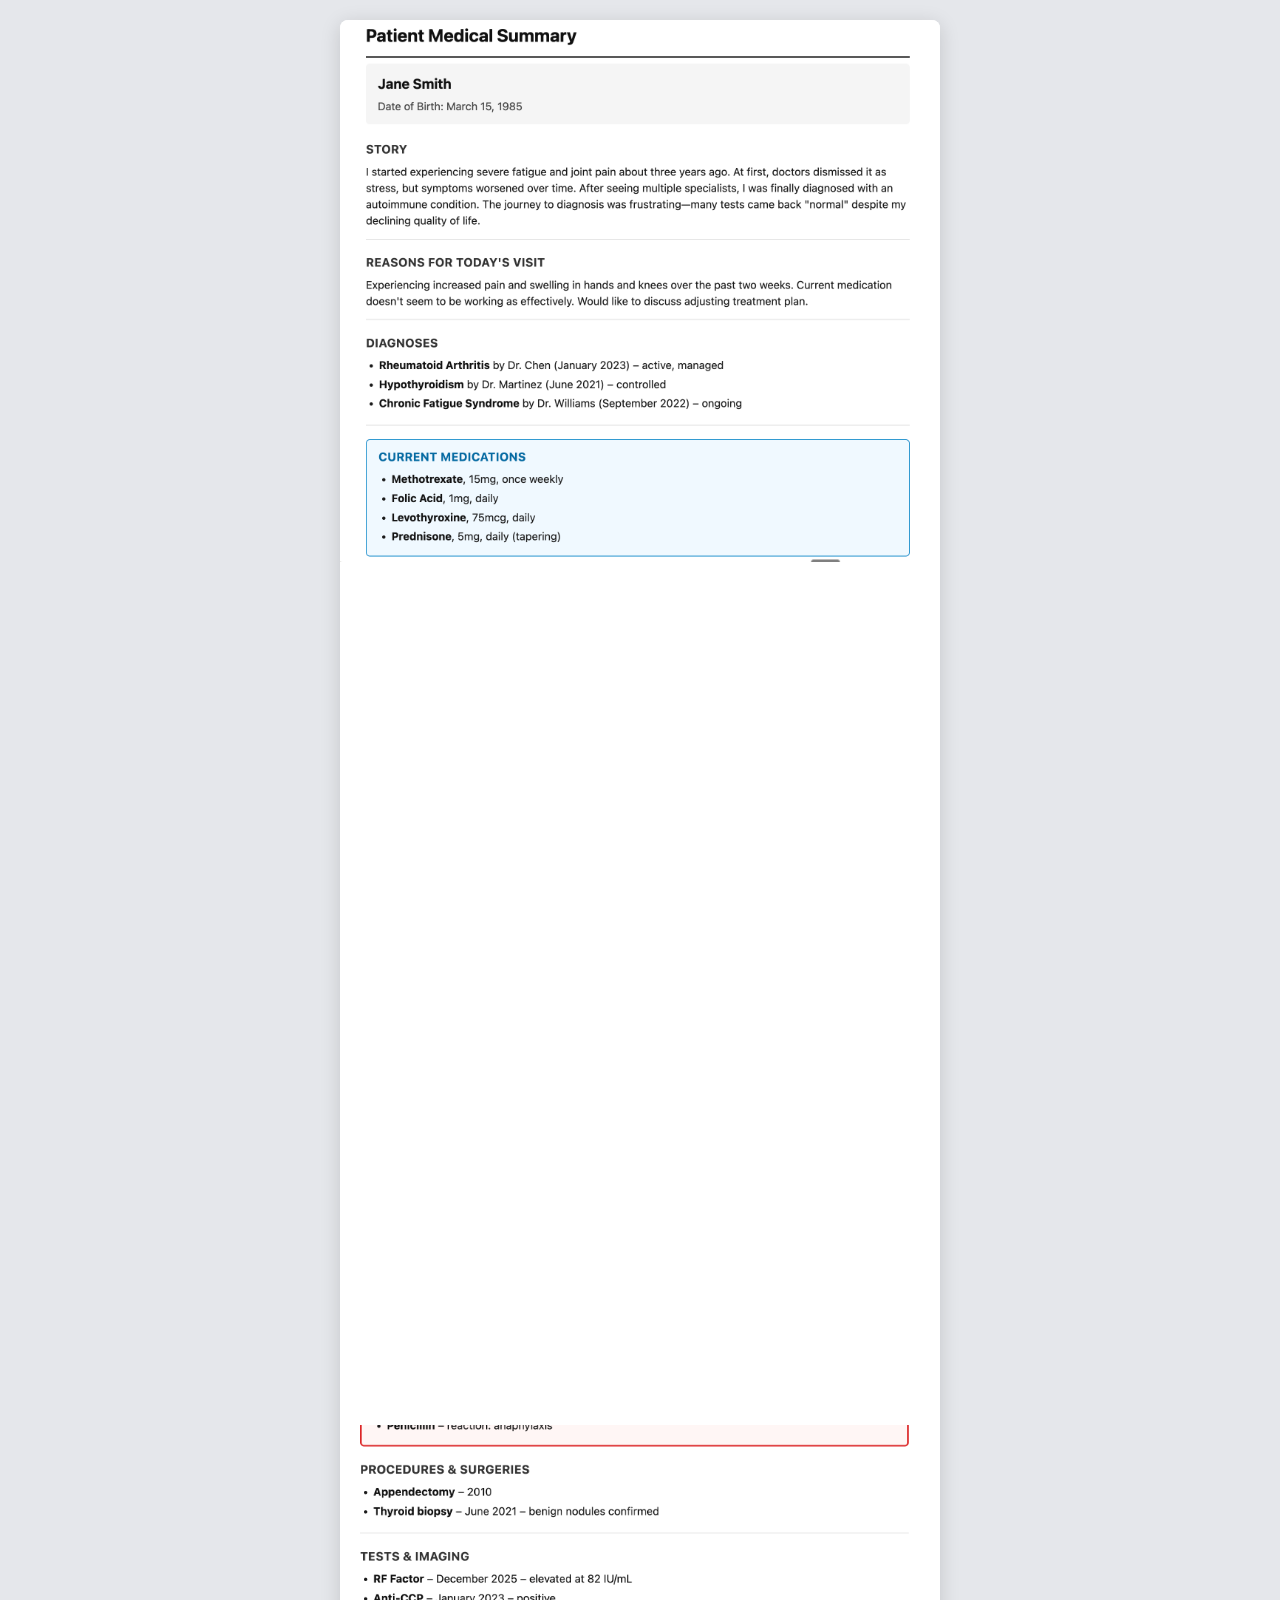
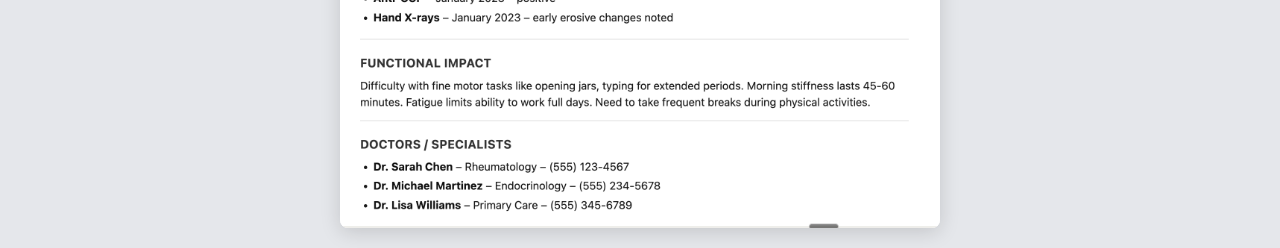
<file: docs/assets/printout-combined.html>
<!DOCTYPE html>
<html lang="en">
<head>
  <meta charset="UTF-8">
  <meta name="viewport" content="width=device-width, initial-scale=1.0">
  <title>SEEN Combined Printout</title>
  <style>
    body {
      margin: 0;
      padding: 20px;
      background: #e5e7eb;
      display: flex;
      justify-content: center;
      align-items: flex-start;
    }

    .combined-pages {
      background: white;
      box-shadow: 0 4px 20px rgba(0, 0, 0, 0.15);
      border-radius: 8px;
      overflow: hidden;
      max-width: 600px;
      position: relative;
    }

    .page {
      position: relative;
      overflow: hidden;
    }

    /* Crop page 1: show only top 1405px */
    .page.page-1 {
      height: 1405px;
    }

    .page.page-1 img {
      width: 100%;
      height: auto;
      display: block;
      position: relative;
    }

    /* Crop page 2: hide top 146px */
    .page.page-2 {
      overflow: hidden;
    }

    .page.page-2 img {
      width: 100%;
      height: auto;
      display: block;
      margin-top: -146px;
    }
  </style>
</head>
<body>
  <div class="combined-pages">
    <div class="page page-1">
      <img src="./printout-sample-1.png" alt="Page 1">
    </div>
    <div class="page page-2">
      <img src="./printout-sample-2.png" alt="Page 2">
    </div>
  </div>
</body>
</html>
</file>
<file: app-minimal/static/css/main.3376e9c2.css>
:root{--space-xs:8px;--space-sm:12px;--space-md:16px;--space-lg:24px;--space-xl:32px;--tap-target-min:44px;--font-xs:12px;--font-sm:14px;--font-base:16px;--font-lg:18px;--font-xl:22px;--font-2xl:26px;--line-tight:1.25;--line-normal:1.5;--line-relaxed:1.75;--radius-sm:6px;--radius-md:8px;--radius-lg:12px;--radius-xl:16px;--radius-full:9999px;--color-primary:#3b82f6;--color-primary-dark:#2563eb;--color-primary-light:#60a5fa;--color-accent:#10b981;--color-accent-dark:#059669;--color-accent-light:#34d399;--color-danger:#ef4444;--color-danger-dark:#dc2626;--color-danger-light:#f87171;--color-bg:#f5f6f8;--color-bg-card:#fff;--color-text:#111827;--color-text-light:#6b7280;--color-border:#d1d5db;--color-border-light:#e5e7eb;--shadow-sm:0 1px 2px #0000000d;--shadow-md:0 4px 6px #00000012;--shadow-lg:0 10px 15px #0000001a;--container-max-width:700px;--mobile-breakpoint:640px;--tablet-breakpoint:1024px}.mobile-container{margin:0 auto;max-width:700px;max-width:var(--container-max-width);padding:16px;padding:var(--space-md);padding-bottom:80px}.mobile-button{-webkit-tap-highlight-color:transparent;border:none;border-radius:8px;border-radius:var(--radius-md);cursor:pointer;font-size:16px;font-size:var(--font-base);min-height:44px;min-height:var(--tap-target-min);padding:12px 16px;padding:var(--space-sm) var(--space-md);touch-action:manipulation;transition:all .15s ease}.mobile-button:active{transform:scale(.98)}.mobile-input{background:#fff;background:var(--color-bg-card);border:1px solid #d1d5db;border:1px solid var(--color-border);border-radius:8px;border-radius:var(--radius-md);font-size:16px!important;font-size:var(--font-base)!important;min-height:44px;min-height:var(--tap-target-min);padding:12px;padding:var(--space-sm) var(--space-sm);width:100%}.mobile-input:focus{border-color:#3b82f6;border-color:var(--color-primary);box-shadow:0 0 0 3px #3b82f61a;outline:none}.mobile-textarea{background:#fff;background:var(--color-bg-card);border:1px solid #d1d5db;border:1px solid var(--color-border);border-radius:8px;border-radius:var(--radius-md);font-family:inherit;font-size:16px!important;font-size:var(--font-base)!important;line-height:1.5;line-height:var(--line-normal);min-height:80px;padding:12px;padding:var(--space-sm);resize:vertical;width:100%}.mobile-textarea:focus{border-color:#3b82f6;border-color:var(--color-primary);box-shadow:0 0 0 3px #3b82f61a;outline:none}.mobile-sticky-footer{border-top:1px solid #e5e7eb;border-top:1px solid var(--color-border-light);bottom:0;box-shadow:0 -4px 12px #00000014;display:flex;gap:12px;gap:var(--space-sm);justify-content:space-between;left:0;position:fixed;right:0;z-index:1000}.mobile-card,.mobile-sticky-footer{background:#fff;background:var(--color-bg-card);padding:16px;padding:var(--space-md)}.mobile-card{border-radius:12px;border-radius:var(--radius-lg);box-shadow:0 4px 6px #00000012;box-shadow:var(--shadow-md);margin-bottom:16px;margin-bottom:var(--space-md)}.full-width{width:100%}.text-center{text-align:center}.mt-sm{margin-top:12px;margin-top:var(--space-sm)}.mt-md{margin-top:16px;margin-top:var(--space-md)}.mt-lg{margin-top:24px;margin-top:var(--space-lg)}.mb-sm{margin-bottom:12px;margin-bottom:var(--space-sm)}.mb-md{margin-bottom:16px;margin-bottom:var(--space-md)}.mb-lg{margin-bottom:24px;margin-bottom:var(--space-lg)}.p-sm{padding:12px;padding:var(--space-sm)}.p-md{padding:16px;padding:var(--space-md)}.p-lg{padding:24px;padding:var(--space-lg)}@media (min-width:641px){.mobile-container{padding:24px;padding:var(--space-lg);padding-bottom:24px;padding-bottom:var(--space-lg)}.mobile-sticky-footer{border-top:none;box-shadow:none;padding:16px 0;padding:var(--space-md) 0;position:static}.mobile-card{padding:24px;padding:var(--space-lg)}.mobile-button{min-height:36px}}@media (min-width:1025px){.mobile-container{padding:32px;padding:var(--space-xl)}}@media print{.mobile-button,.mobile-sticky-footer,.no-print{display:none!important}.mobile-container{max-width:none;padding:0}.mobile-card{box-shadow:none;page-break-inside:avoid}}*{box-sizing:border-box}body,html{min-height:100%;width:100%}body{background:#f5f6f8;color:#111;font-family:-apple-system,BlinkMacSystemFont,SF Pro Text,Roboto,sans-serif;margin:0;overflow-x:hidden;overscroll-behavior-y:contain}#root{min-height:100vh}.screen-only{display:block}.print-only{display:none}.app-screen-root,.no-print{display:block}.app-print-root{display:none}.app-shell{background:#f4f4f5;color:#111827;font-family:system-ui,-apple-system,BlinkMacSystemFont,Segoe UI,sans-serif;min-height:100vh}.app-header{background:#fff;border-bottom:1px solid #e5e7eb}.app-header-inner{align-items:baseline;display:flex;justify-content:space-between;margin:0 auto;max-width:960px;padding:12px 16px}.app-title-block{display:flex;flex-direction:column}.app-title{font-size:20px;font-weight:700;letter-spacing:.04em}.app-tagline{color:#6b7280;font-size:13px;margin-top:2px}.welcome-header{align-items:center;display:flex;flex-direction:column;padding-bottom:16px;padding-top:32px}.welcome-logo{border-radius:12px;box-shadow:0 8px 18px #0f172a2e;height:96px;margin-bottom:10px;object-fit:contain;width:96px}.welcome-title{font-size:26px;font-weight:700;letter-spacing:.06em}.welcome-tagline{color:#6b7280;font-size:14px;margin-top:4px}.welcome-main{margin:0 auto 40px;max-width:960px;padding:0 16px 40px}.welcome-card{background:#fff;border:1px solid #e5e7eb;border-radius:16px;box-shadow:0 18px 40px #0f172a29;max-width:960px;padding:24px 24px 20px;width:100%}.welcome-eyebrow{color:#6b7280;font-size:12px;letter-spacing:.12em;margin-bottom:4px;text-transform:uppercase}.welcome-heading{font-size:24px;font-weight:600;margin-bottom:4px}.welcome-subheading{color:#4b5563;font-size:14px;margin-bottom:18px}.welcome-content{display:flex;flex-direction:column;gap:16px;margin-bottom:20px}.welcome-column{flex:1 1}.welcome-section-title{font-size:15px;font-weight:600;margin-bottom:8px}.welcome-bullets{color:#374151;font-size:14px;margin:0;padding-left:18px}.welcome-bullets li{margin-bottom:6px}.welcome-instructions{background:#f9fafb;border:1px solid #e5e7eb;border-radius:10px;padding:12px 14px}.welcome-instructions-title{font-size:15px;font-weight:600;margin-bottom:8px}.welcome-steps{color:#374151;font-size:13px;margin:0;padding-left:18px}.intro-root{align-items:center;background:linear-gradient(180deg,#f9fafb,#f3f4f6);display:flex;justify-content:center;min-height:100vh;padding:40px 16px}.intro-card{background:#fff;border-radius:20px;box-shadow:0 25px 60px #0f172a2e;max-width:420px;padding:40px 32px;text-align:center;width:100%}.intro-logo{height:96px;margin-bottom:24px;object-fit:contain;width:96px}.intro-title{font-size:28px;margin:0 0 12px}.intro-copy{color:#4b5563;font-size:16px;margin:0 0 24px}.intro-steps-title{color:#6b7280;font-size:16px;letter-spacing:.06em;margin:28px 0 12px;text-transform:uppercase}.intro-steps{display:flex;flex-direction:column;gap:10px;list-style:none;margin:0 0 28px;padding:0;text-align:left}.intro-steps li{color:#374151;font-size:15px}.intro-steps li strong{color:#111827;display:block;font-size:15px;margin-bottom:4px}.intro-steps li span{color:#4b5563;display:block;font-size:14px}.welcome-steps li{margin-bottom:6px}.btn{border-radius:999px;font-size:14px;font-weight:500;outline:none;padding:8px 18px}.primary-btn{background:#16a34a;color:#fff}.primary-btn:hover{filter:brightness(.95)}.secondary-btn{background:#fff;border-color:#d1d5db;color:#111827}.secondary-btn:hover{background:#f3f4f6}.welcome-actions{display:flex;justify-content:center;margin-bottom:8px;margin-top:4px}.welcome-start-btn{border-radius:999px;font-size:15px;min-width:120px;padding:9px 24px}.welcome-footer-note{color:#6b7280;font-size:12px;text-align:center}@media (min-width:768px){.welcome-card{padding:28px 32px 22px}.welcome-content{align-items:flex-start;flex-direction:row;gap:24px}}@media print{.app-screen-root,.no-print,.screen-only{display:none!important}.app-print-root,.print-only{display:block!important}body,html{background:#fff!important;font-family:-apple-system,BlinkMacSystemFont,SF Pro Text,Roboto,sans-serif!important;font-size:11pt!important;line-height:1.4!important;margin:0!important;padding:0!important}@page{size:auto;margin:.8in .8in 1in}body:after{bottom:.3in;color:#4b5563;content:"Page " counter(page);font-size:10pt;position:fixed;right:.8in}.print-section{break-inside:avoid-page;page-break-inside:avoid}.app-print-root h1,.print-only h1{font-size:16pt!important;margin-top:0!important}.app-print-root h2,.print-only h2{font-size:13pt!important}.app-print-root li,.app-print-root p,.print-only li,.print-only p{font-size:11pt!important}}.login-card{background:#fff;border-radius:16px;box-shadow:0 8px 20px #0f172a14;margin:60px auto;max-width:400px;padding:32px 24px 24px;width:100%}.login-heading{font-size:22px;font-weight:700;margin-bottom:4px}.login-subheading{color:#6b7280;font-size:14px;margin-bottom:16px}:root{--btn-radius:12px;--btn-h-sm:32px;--btn-h-md:40px;--btn-h-lg:44px;--primary:#16a34a;--primary-700:#15803d;--primary-800:#166534;--neutral-text:#0b1115;--neutral-bg:#f8fafc;--neutral-bg-h:#eef2f7;--danger:#dc2626;--danger-700:#b91c1c;--danger-800:#991b1b}.btn{-webkit-tap-highlight-color:transparent;align-items:center;-webkit-appearance:none;appearance:none;background:#16a34a!important;background:var(--primary)!important;border:1px solid #0000;border-radius:12px;border-radius:var(--btn-radius);box-shadow:0 1px 1px #0000000a,0 2px 6px #0000000f;color:#fff!important;cursor:pointer;display:inline-flex;font-weight:600;gap:8px;justify-content:center;line-height:1;min-height:40px;min-height:var(--btn-h-md);overflow:hidden;padding:0 14px;position:relative;transform:translateY(0);transition:transform .04s ease,filter .15s ease,background-color .15s ease,box-shadow .2s ease}.btn:hover{filter:brightness(.96)}.btn:active{transform:translateY(1px)}.btn:focus-visible{box-shadow:0 0 0 3px #ffffffe6,0 0 0 6px #22c55e59;outline:none}.btn-sm{font-size:13px;min-height:32px;min-height:var(--btn-h-sm);padding:0 12px}.btn-md{font-size:14px;min-height:40px;min-height:var(--btn-h-md)}.btn-lg{font-size:15px;min-height:44px;min-height:var(--btn-h-lg);padding:0 16px}.btn-fullWidth{width:100%}.btn-primary{background:linear-gradient(180deg,#22c55e,#16a34a)!important;background:linear-gradient(to bottom,#22c55e,var(--primary))!important;border-color:#16a34a26;color:#fff!important}.btn-primary:hover{background:#15803d!important;background:var(--primary-700)!important}.btn-primary:active{background:#166534!important;background:var(--primary-800)!important}.btn-secondary{background:#f8fafc!important;background:var(--neutral-bg)!important;border-color:#e5e7eb;color:#0b1115!important;color:var(--neutral-text)!important}.btn-secondary:hover{background:#eef2f7!important;background:var(--neutral-bg-h)!important}.btn-danger{background:#dc2626!important;background:var(--danger)!important;border-color:#dc26262e;color:#fff!important}.btn-danger:hover{background:#b91c1c!important;background:var(--danger-700)!important}.btn-danger:active{background:#991b1b!important;background:var(--danger-800)!important}.ripple-ink{animation:btn-ripple .55s ease-out forwards;background:#ffffff59;border-radius:9999px;height:12px;mix-blend-mode:screen;pointer-events:none;position:absolute;transform:translate(-50%,-50%) scale(1);width:12px}@keyframes btn-ripple{0%{opacity:.6;transform:translate(-50%,-50%) scale(1)}to{opacity:0;transform:translate(-50%,-50%) scale(22)}}@media print{.btn{display:none!important}}.SignupScreen_signupScreen__djoL7{align-items:center;background:#f5f6f8;box-sizing:border-box;display:flex;flex-direction:column;justify-content:center;min-height:100vh;padding:24px}.SignupScreen_header__a5KOv{align-items:center;display:flex;flex-direction:column;margin-bottom:24px;text-align:center}.SignupScreen_logo__5wSvG{height:84px;margin-bottom:12px;object-fit:contain;width:84px}.SignupScreen_title__wrazp{font-size:26px;margin:0}.SignupScreen_errorMessage__ZDOfb{background:#fef2f2;border-radius:6px;color:#991b1b;font-size:14px;margin-bottom:12px;max-width:360px;padding:10px;width:100%}.SignupScreen_form__2Ic1q{background:#fff;border:1px solid #e5e7eb;border-radius:12px;box-shadow:0 12px 30px #0f172a1f;max-width:360px;padding:20px;width:100%}.SignupScreen_formLabel__6DeW3{display:block;font-size:14px;margin-bottom:14px}.SignupScreen_formLabel__6DeW3:last-of-type{margin-bottom:16px}.SignupScreen_labelText__Nv8ke{font-weight:500;margin-bottom:4px}.SignupScreen_formInput__rUrVO{border:1px solid #d1d5db;border-radius:6px;box-sizing:border-box;font-size:14px;padding:8px;width:100%}.SignupScreen_submitButton__dJXL8{width:100%}.SignupScreen_privacyNote__kaQf4{color:#6b7280;font-size:12px;margin-top:12px;text-align:center}.LoginScreen_loginScreen__9GWex{align-items:center;box-sizing:border-box;display:flex;flex-direction:column;justify-content:center;min-height:100vh;padding:24px}.LoginScreen_header__qrzfi{align-items:center;display:flex;flex-direction:column;margin-bottom:24px}.LoginScreen_logo__775YP{height:80px;margin-bottom:8px;object-fit:contain;width:80px}.LoginScreen_title__Y42y\+{font-size:24px;margin:0}.LoginScreen_tagline__tFFD9{font-feature-settings:"smcp";color:#555;font-size:14px;font-variant:small-caps;letter-spacing:.06em;margin-top:4px}.LoginScreen_message__bJckW{border-radius:4px;font-size:14px;margin-bottom:12px;max-width:360px;padding:8px}.LoginScreen_timeoutMessage__MUD-p{background:#fff3cd;color:#856404}.LoginScreen_errorMessage__WvBQq{background:#f8d7da;color:#721c24}.LoginScreen_form__zKiFW{margin:0 auto;max-width:360px;width:100%}.LoginScreen_formLabel__Ow0Ua{display:block;font-size:14px;margin-bottom:12px}.LoginScreen_formLabel__Ow0Ua:last-of-type{margin-bottom:16px}.LoginScreen_labelText__Rmi2R{font-weight:500;margin-bottom:4px}.LoginScreen_formInput__8RzFq{box-sizing:border-box;font-size:14px;padding:8px;width:100%}.LoginScreen_formActions__OHcS4{display:flex;gap:8px;margin-top:4px}.LoginScreen_submitButton__ObW4e{flex:1 1}.confirm-modal-overlay{align-items:center;animation:modal-fade-in .2s ease-out;background:#00000080;bottom:0;display:flex;justify-content:center;left:0;position:fixed;right:0;top:0;z-index:9999}.confirm-modal-content{animation:modal-slide-up .25s ease-out;background:#fff;border-radius:16px;box-shadow:0 20px 25px -5px #0000001a,0 10px 10px -5px #0000000a;max-width:440px;padding:32px;width:90%}.confirm-modal-message{color:#0b1115;font-size:16px;font-weight:500;line-height:1.6;margin-bottom:24px}.confirm-modal-actions{display:flex;gap:12px;justify-content:flex-end}@keyframes modal-fade-in{0%{opacity:0}to{opacity:1}}@keyframes modal-slide-up{0%{opacity:0;transform:translateY(20px)}to{opacity:1;transform:translateY(0)}}@media print{.confirm-modal-overlay{display:none!important}}.Footer_footer__xXZri{border-top:1px solid #e5e5e5;color:#666;font-size:12px;line-height:1.6;margin-top:40px;padding:18px 14px;text-align:center}.Footer_footerSection__7Hwyj{margin-top:6px}.Footer_footerSection__7Hwyj:first-child{margin-top:0}.Footer_copyright__7AH-g{color:#888;font-size:11px;margin-top:6px}.CardLayoutView_baseInput__1D5Wh{background-color:#fff;border:1px solid #bbb;border-radius:6px;box-sizing:border-box;font-family:-apple-system,BlinkMacSystemFont,SF Pro Text,Roboto,sans-serif;font-size:14px;line-height:1.4;max-width:100%;padding:10px 12px;width:100%}.CardLayoutView_baseInputMobile__SdUKu{font-size:16px;padding:12px 14px}.CardLayoutView_baseInputEmpty__VTLEx{color:#6b7280;font-style:italic}.CardLayoutView_baseInputFilled__YAaIG{color:#000;font-style:normal}.CardLayoutView_baseTextarea__0ZskN{background-color:#fff;border:1px solid #aaa;border-radius:6px;box-sizing:border-box;font-family:-apple-system,BlinkMacSystemFont,SF Pro Text,Roboto,sans-serif;font-size:13px;height:auto;line-height:1.4;max-width:100%;min-height:60px;overflow:hidden;padding:10px 12px;resize:none;width:100%}.CardLayoutView_baseTextareaMobile__Q0If2{font-size:16px;min-height:80px;padding:12px 14px}.CardLayoutView_baseTextareaEmpty__ZM6BS{color:#6b7280;font-style:italic}.CardLayoutView_baseTextareaFilled__LEkPj{color:#000;font-style:normal}.CardLayoutView_sectionMini__86JVb{color:#111;font-size:13px;font-weight:600;line-height:1.2;margin-bottom:8px;margin-top:20px}.CardLayoutView_rowWrap__vHYBP{gap:12px;margin-bottom:12px}.CardLayoutView_rowHeader__kW7Qc,.CardLayoutView_rowWrap__vHYBP{box-sizing:border-box;display:flex;flex-wrap:wrap;max-width:100%;width:100%}.CardLayoutView_rowHeader__kW7Qc{align-items:center;color:#000;font-size:13px;font-weight:600;gap:8px;justify-content:space-between;margin-bottom:8px}.CardLayoutView_addRowButton__WG1z\+{background:#fff;border:1px solid #4b5563;border-radius:8px;cursor:pointer;font-size:13px;font-weight:500;margin-bottom:12px;padding:8px 10px}.CardLayoutView_deleteButton__s3l1d{background:#fff;border:1px solid #b91c1c;border-radius:8px;color:#b91c1c;cursor:pointer;font-size:12px;font-weight:500;padding:4px 8px}.CardLayoutView_inputDemo__TpdPb{box-sizing:border-box;color:#111;display:flex;flex:1 1 200px;flex-direction:column;font-size:13px;margin-bottom:12px;max-width:100%;min-width:180px}.CardLayoutView_inputDemoLabel__eymMe{color:#111;font-size:13px;font-weight:500;margin-bottom:6px}.CardLayoutView_textAreaDemo__04xKa{box-sizing:border-box;color:#111;display:block;font-size:13px;margin-bottom:16px;max-width:100%;width:100%}.CardLayoutView_textAreaDemoLabel__RBPnm{color:#111;font-size:13px;font-weight:500;margin-bottom:6px}.CardLayoutView_mainHeader__sSNxW{color:#111;font-size:22px;font-weight:600;line-height:1.3}.CardLayoutView_cardOuter__PoCRG,.CardLayoutView_mainHeader__sSNxW{background-color:#fff;border-radius:12px;box-shadow:0 8px 24px #0000000f;margin-bottom:16px;padding:16px 20px}.CardLayoutView_cardOuter__PoCRG{box-sizing:border-box;max-width:100%;page-break-inside:avoid;width:100%}.CardLayoutView_cardHeaderRow__N3wmy{align-items:flex-start;box-sizing:border-box;display:flex;flex-wrap:wrap;gap:8px;justify-content:space-between;margin-bottom:12px;max-width:100%;width:100%}.CardLayoutView_cardHeaderTitle__ruQfD{box-sizing:border-box;color:#111;font-size:15px;font-weight:600;line-height:1.2;margin:0;max-width:100%}.CardLayoutView_itemBox__VuJc7{background-color:#fafafa;border:1px solid #ccc;border-radius:8px;box-sizing:border-box;margin-bottom:12px;max-width:100%;padding:12px;width:100%}.CardLayoutView_container__F4qi7{background-color:#f5f6f8;box-sizing:border-box;color:#1a1a1a;display:flex;flex-direction:column;min-height:100vh;min-height:100dvh;overflow-x:hidden;padding:16px 16px 80px;width:100%}.CardLayoutView_container__F4qi7,.CardLayoutView_printContainer__JuIAh{font-family:-apple-system,BlinkMacSystemFont,SF Pro Text,Roboto,sans-serif;margin:0 auto;max-width:700px}.CardLayoutView_printContainer__JuIAh{color:#111827;font-size:9pt;line-height:1.4;padding:.5in 0}.CardLayoutView_printTitle__uJCoH{font-size:18pt;margin:0 0 8pt}.CardLayoutView_scrollArrow__hzMih{align-items:center;background:#fff;border:2px solid #4b5563;border-radius:50%;bottom:24px;cursor:pointer;display:flex;height:48px;justify-content:center;opacity:1;position:fixed;right:24px;transform:translateY(0);transition:opacity .2s ease,transform .2s ease;width:48px;z-index:100}.CardLayoutView_scrollArrowHidden__06DQH{opacity:0;pointer-events:none;transform:translateY(10px)}.CardLayoutView_scrollArrowIcon__7yEpN{font-size:22px;line-height:1}.CardLayoutView_selectLabel__2\+MkN{box-sizing:border-box;display:flex;flex:1 1 200px;flex-direction:column;font-size:13px;margin-bottom:12px;max-width:100%;min-width:180px}.CardLayoutView_selectLabelText__ed-M0{color:#111;font-size:13px;font-weight:500;margin-bottom:6px}.CardLayoutView_selectInput__ujdwO{background-color:#fff;border:1px solid #bbb;border-radius:6px;box-sizing:border-box;font-family:-apple-system,BlinkMacSystemFont,SF Pro Text,Roboto,sans-serif;font-size:14px;line-height:1.4;max-width:100%;padding:10px 12px;width:100%}.CardLayoutView_selectInputEmpty__MWiK0{color:#6b7280;font-style:italic}.CardLayoutView_selectInputFilled__2VKRS{color:#000;font-style:normal}.CardLayoutView_printSection__q1xWw{margin-bottom:12pt}.CardLayoutView_printSectionTitle__GH7uk{font-size:13pt;margin-bottom:4pt}.CardLayoutView_printSectionContent__w3HnJ{margin:0;white-space:pre-wrap}.CardLayoutView_printList__mx0DL{margin-top:0;padding-left:18pt}.CardLayoutView_printListItem__bcYmC{margin-bottom:4pt}.CardLayoutView_printPatientLine__BQDcN{margin:0 0 6pt}.CardLayoutView_noPrintMargin__qljiS{margin-top:24px}.CardLayoutView_floatingNav__ia9GD{position:fixed;right:16px;top:96px;z-index:2000}.CardLayoutView_tocButton__8aUqJ{-webkit-backdrop-filter:blur(4px);backdrop-filter:blur(4px);background:#ffffffdb;border:1px solid #d1d5db;border-radius:999px;box-shadow:0 4px 14px #0000001f;cursor:pointer;display:grid;height:44px;place-items:center;width:44px}.CardLayoutView_tocIcon__8x4dB{background:#111;box-shadow:0 6px 0 #111,0 -6px 0 #111;height:2px;transition:transform .16s ease;width:18px}.CardLayoutView_tocIconOpen__BQojL{transform:rotate(90deg)}.CardLayoutView_tocMenu__WySmy{-webkit-backdrop-filter:blur(4px);backdrop-filter:blur(4px);background:#ffffffdb;border:1px solid #e5e7eb;border-radius:12px;box-shadow:0 12px 28px #00000029;margin-top:10px;max-height:70vh;overflow-x:hidden;overflow-y:auto;padding:10px;width:220px}.CardLayoutView_tocMenuTitle__8TcdO{color:#374151;font-size:12px;font-weight:700;letter-spacing:.3px;margin-bottom:8px;text-transform:uppercase}.CardLayoutView_tocMenuItem__dosmT{background:#0000;border:none;border-radius:6px;color:#111;cursor:pointer;display:block;font-size:13px;margin-bottom:2px;padding:8px 10px;text-align:left;transition:background-color .12s ease;width:100%}.CardLayoutView_tocMenuItem__dosmT:hover{background-color:#0000000a}.CardLayoutView_tocMenuItemActive__XiaHv{background-color:#111827e6;color:#fff}.CardLayoutView_scrollArrowButton__5npqJ{background:#fff;border:1px solid #d1d5db;border-radius:999px;bottom:16px;box-shadow:0 6px 16px #0003;cursor:pointer;display:grid;height:48px;place-items:center;position:fixed;right:16px;transition:opacity .2s ease,transform .2s ease;width:48px;z-index:2200}.CardLayoutView_scrollArrowButtonHidden__6bZ1Z{cursor:default;opacity:0;pointer-events:none;transform:translateY(10px)}.CardLayoutView_actionButtonsSection__9jIAx{background-color:initial;border:0;box-shadow:none}.CardLayoutView_actionButtonsContainer__kfart{align-items:center;display:flex;flex-wrap:wrap;gap:16px;justify-content:center;margin-top:16px;width:100%}.NavigationHeader_header__pQ9qN{background:#fff;border-bottom:1px solid #e5e7eb;margin-bottom:16px;padding:16px}.NavigationHeader_textRow__kKr05{align-items:center;display:flex;justify-content:space-between;margin-bottom:12px}.NavigationHeader_screenName__UxVNJ{color:#111827;font-size:18px;font-weight:600}.NavigationHeader_screenCounter__pFjwX{color:#6b7280;font-size:14px}.NavigationHeader_progressBarContainer__6SzKs{background:#e5e7eb;border-radius:3px;height:6px;overflow:hidden;width:100%}.NavigationHeader_progressBarFill__ORl\+V{background:linear-gradient(90deg,#3b82f6,#60a5fa);border-radius:3px;height:100%;transition:width .3s ease}.NavigationHeader_progressDots__CWoHJ{align-items:center;display:flex;gap:8px;justify-content:center}.NavigationHeader_dot__kEsWV{background:#d1d5db;border-radius:50%;height:8px;transition:all .3s ease;width:8px}.NavigationHeader_dotActive__ajzPI{background:#3b82f6;height:12px;width:12px}.NavigationHeader_dotCompleted__7wJOP{background:#10b981}@media (min-width:641px){.NavigationHeader_header__pQ9qN{padding:20px 24px}.NavigationHeader_screenName__UxVNJ{font-size:22px}.NavigationHeader_screenCounter__pFjwX{font-size:15px}.NavigationHeader_progressBarContainer__6SzKs{height:8px}}@media print{.NavigationHeader_header__pQ9qN{display:none}}.NavigationFooter_footer__cHP9q{align-items:center;display:flex;gap:12px;justify-content:space-between}.NavigationFooter_footerMobile__XcaQg{background:#fff;border-top:1px solid #e5e7eb;bottom:0;box-shadow:0 -4px 12px #00000014;left:0;padding:16px;position:fixed;right:0;z-index:1000}.NavigationFooter_footerDesktop__ZdeGC{margin-top:24px;padding:20px 0}.NavigationFooter_backButton__nXfDE,.NavigationFooter_nextButton__4RrFz{flex-shrink:0}@media (min-width:641px){.NavigationFooter_footer__cHP9q{gap:16px}.NavigationFooter_footerMobile__XcaQg{border-top:none;box-shadow:none;padding:20px 0;position:static}}@media print{.NavigationFooter_footer__cHP9q{display:none}}.ScreenHeader_header__cvujd{margin-bottom:24px}.ScreenHeader_title__ASebZ{color:#111827;font-size:22px;font-weight:600;line-height:1.3;margin:0 0 8px}.ScreenHeader_subtitle__wxPpF{color:#6b7280;font-size:14px;line-height:1.5;margin:0}@media (min-width:641px){.ScreenHeader_header__cvujd{margin-bottom:32px}.ScreenHeader_title__ASebZ{font-size:26px}.ScreenHeader_subtitle__wxPpF{font-size:15px}}@media print{.ScreenHeader_title__ASebZ{font-size:18pt;margin-bottom:4pt}.ScreenHeader_subtitle__wxPpF{font-size:10pt;margin-bottom:12pt}}.CollapsibleSection_section__1\+SCz{background:#fff;border-radius:12px;box-shadow:0 2px 8px #0000000f;margin-bottom:16px;overflow:hidden}.CollapsibleSection_header__cJ4v2{align-items:center;background:#fff;border:none;color:#111827;cursor:pointer;display:flex;font-size:16px;font-weight:600;gap:12px;padding:16px;text-align:left;transition:background .15s ease;width:100%}.CollapsibleSection_header__cJ4v2:hover{background:#f9fafb}.CollapsibleSection_header__cJ4v2:active{background:#f3f4f6}.CollapsibleSection_icon__SRdoN{color:#6b7280;flex-shrink:0;font-size:12px;transition:transform .2s ease}.CollapsibleSection_title__AZa6y{flex:1 1}.CollapsibleSection_badge__Y6GOO{background:#f3f4f6;border-radius:12px;color:#6b7280;font-size:14px;font-weight:500;padding:2px 8px}.CollapsibleSection_content__fDiHL{animation:CollapsibleSection_slideDown__XvI8R .2s ease;padding:0 16px 16px}@keyframes CollapsibleSection_slideDown__XvI8R{0%{opacity:0;transform:translateY(-8px)}to{opacity:1;transform:translateY(0)}}@media (min-width:641px){.CollapsibleSection_header__cJ4v2{font-size:17px;padding:20px}.CollapsibleSection_content__fDiHL{padding:0 20px 20px}}@media print{.CollapsibleSection_header__cJ4v2{background:#0000;border-bottom:1pt solid #e5e7eb;cursor:default;padding:8pt 0}.CollapsibleSection_icon__SRdoN{display:none}.CollapsibleSection_content__fDiHL{padding:8pt 0}}.StoryScreen_screen__69Z1B{min-height:calc(100vh - 200px);padding-bottom:24px}.StoryScreen_inputGroup__785R-{display:flex;flex-direction:column;gap:16px}.StoryScreen_inputLabel__cxwt1,.StoryScreen_textareaLabel__72lGX{display:flex;flex-direction:column;gap:8px}.StoryScreen_labelText__YF8b7{color:#374151;font-size:14px;font-weight:500}.StoryScreen_helperText__DzKku{color:#6b7280;font-size:13px;margin-top:-4px}.StoryScreen_input__zn4fb{background:#fff;border:1px solid #d1d5db;border-radius:8px;font-family:inherit;font-size:16px;min-height:44px;padding:12px 14px;width:100%}.StoryScreen_input__zn4fb:focus{border-color:#3b82f6;box-shadow:0 0 0 3px #3b82f61a;outline:none}.StoryScreen_input__zn4fb::placeholder{color:#9ca3af;font-style:italic}.StoryScreen_storySection__QGEzb{background:#fff;border-radius:12px;box-shadow:0 2px 8px #0000000f;margin-top:16px;padding:16px}.StoryScreen_textarea__MHwWn{background:#fff;border:1px solid #d1d5db;border-radius:8px;font-family:inherit;font-size:16px;line-height:1.6;min-height:120px;padding:12px 14px;resize:vertical;width:100%}.StoryScreen_textarea__MHwWn:focus{border-color:#3b82f6;box-shadow:0 0 0 3px #3b82f61a;outline:none}.StoryScreen_textarea__MHwWn::placeholder{color:#9ca3af;font-style:italic}.StoryScreen_aiSection__UeCAw{display:flex;justify-content:center;margin-top:16px}.StoryScreen_aiButton__-sNXM{background:#f3f4f6;border:1px solid #d1d5db;border-radius:8px;color:#6b7280;cursor:not-allowed;font-size:15px;font-weight:500;opacity:.6;padding:10px 20px}@media (min-width:641px){.StoryScreen_inputGroup__785R-{flex-direction:row}.StoryScreen_inputLabel__cxwt1{flex:1 1}.StoryScreen_storySection__QGEzb{padding:20px}.StoryScreen_textarea__MHwWn{min-height:200px}}@media print{.StoryScreen_screen__69Z1B{padding:0}.StoryScreen_aiSection__UeCAw{display:none}.StoryScreen_storySection__QGEzb{box-shadow:none;margin:12pt 0;padding:0}.StoryScreen_labelText__YF8b7{font-weight:600;margin-bottom:4pt}.StoryScreen_input__zn4fb,.StoryScreen_textarea__MHwWn{background:#0000;border:none;padding:0}}.DiagnosisCard_card__SxkKc{background:#fff;border:1px solid #e5e7eb;border-radius:12px;box-shadow:0 1px 3px #0000000d;margin-bottom:12px;overflow:hidden}.DiagnosisCard_header__pSvqd{align-items:center;background:#fff;cursor:pointer;display:flex;justify-content:space-between;padding:14px 16px;transition:background .15s ease}.DiagnosisCard_header__pSvqd:hover{background:#f9fafb}.DiagnosisCard_headerLeft__liYM-{align-items:center;display:flex;flex:1 1;gap:10px}.DiagnosisCard_icon__s9LzH{color:#6b7280;flex-shrink:0;font-size:11px}.DiagnosisCard_title__c6JNp{color:#111827;flex:1 1;font-size:15px;font-weight:600}.DiagnosisCard_completeBadge__aAAco{background:#d1fae5;border-radius:12px;color:#10b981;flex-shrink:0;font-size:14px;padding:2px 8px}.DiagnosisCard_deleteButton__VG5or{background:#0000;border:1px solid #fca5a5;border-radius:6px;color:#dc2626;cursor:pointer;flex-shrink:0;font-size:13px;font-weight:500;padding:4px 12px;transition:all .15s ease}.DiagnosisCard_deleteButton__VG5or:hover{background:#fef2f2;border-color:#dc2626}.DiagnosisCard_deleteButton__VG5or:active{background:#fee2e2}.DiagnosisCard_content__XBQwt{animation:DiagnosisCard_slideDown__MIRKF .2s ease;display:flex;flex-direction:column;gap:14px;padding:0 16px 16px}@keyframes DiagnosisCard_slideDown__MIRKF{0%{opacity:0;transform:translateY(-8px)}to{opacity:1;transform:translateY(0)}}.DiagnosisCard_field__1A-sv{display:flex;flex-direction:column;gap:6px}.DiagnosisCard_label__PulSJ{color:#374151;font-size:13px;font-weight:500}.DiagnosisCard_input__HyjCW,.DiagnosisCard_select__8BnST{background:#fff;border:1px solid #d1d5db;border-radius:6px;font-family:inherit;font-size:16px;min-height:44px;padding:10px 12px;width:100%}.DiagnosisCard_input__HyjCW:focus,.DiagnosisCard_select__8BnST:focus{border-color:#3b82f6;box-shadow:0 0 0 3px #3b82f61a;outline:none}.DiagnosisCard_input__HyjCW::placeholder{color:#9ca3af;font-style:italic}.DiagnosisCard_row__fynI\+{display:flex;flex-direction:column;gap:14px}@media (min-width:641px){.DiagnosisCard_row__fynI\+{flex-direction:row}.DiagnosisCard_row__fynI\+ .DiagnosisCard_field__1A-sv{flex:1 1}}@media print{.DiagnosisCard_card__SxkKc{border:1px solid #e5e7eb;box-shadow:none;margin-bottom:8pt;page-break-inside:avoid}.DiagnosisCard_header__pSvqd{background:#f9fafb;cursor:default;padding:6pt 8pt}.DiagnosisCard_deleteButton__VG5or,.DiagnosisCard_icon__s9LzH{display:none}.DiagnosisCard_content__XBQwt{padding:6pt 8pt 8pt}.DiagnosisCard_label__PulSJ{font-weight:600}.DiagnosisCard_input__HyjCW,.DiagnosisCard_select__8BnST{border:none;min-height:auto;padding:2pt 0}}.DiagnosesScreen_screen__ioAbM{min-height:calc(100vh - 200px);padding-bottom:24px}.DiagnosesScreen_list__60KVS{margin-bottom:20px}.DiagnosesScreen_addButton__r3e9r{background:#fff;border:2px dashed #d1d5db;border-radius:12px;color:#374151;cursor:pointer;font-size:15px;font-weight:500;min-height:48px;touch-action:manipulation;transition:all .15s ease;width:100%}.DiagnosesScreen_addButton__r3e9r:hover{background:#f9fafb;border-color:#9ca3af;color:#111827}.DiagnosesScreen_addButton__r3e9r:active{background:#f3f4f6;transform:scale(.98)}@media (min-width:641px){.DiagnosesScreen_addButton__r3e9r{min-height:44px}}@media print{.DiagnosesScreen_screen__ioAbM{padding:0}.DiagnosesScreen_addButton__r3e9r{display:none}}.MedicalHistoryScreen_screen__fzOZC{min-height:calc(100vh - 200px);padding-bottom:24px}.MedicalHistoryScreen_sectionContent__tAySj{padding-top:8px}.MedicalHistoryScreen_itemCard__09ED-{background:#f9fafb;border:1px solid #e5e7eb;border-radius:8px;margin-bottom:12px;padding:14px}.MedicalHistoryScreen_itemHeader__-9bZL{align-items:center;display:flex;justify-content:space-between;margin-bottom:12px}.MedicalHistoryScreen_itemNumber__G8JnL{color:#6b7280;font-size:13px;font-weight:600}.MedicalHistoryScreen_deleteButton__tbJiu{background:#0000;border:1px solid #fca5a5;border-radius:5px;color:#dc2626;cursor:pointer;font-size:12px;font-weight:500;padding:3px 10px;transition:all .15s ease}.MedicalHistoryScreen_deleteButton__tbJiu:hover{background:#fef2f2;border-color:#dc2626}.MedicalHistoryScreen_deleteButton__tbJiu:active{background:#fee2e2}.MedicalHistoryScreen_field__NcOe8{display:flex;flex-direction:column;gap:6px;margin-bottom:12px}.MedicalHistoryScreen_field__NcOe8:last-child{margin-bottom:0}.MedicalHistoryScreen_label__mCOPf{color:#374151;font-size:13px;font-weight:500}.MedicalHistoryScreen_input__0A1bC,.MedicalHistoryScreen_textarea__PYkBs{background:#fff;border:1px solid #d1d5db;border-radius:6px;font-family:inherit;font-size:16px;min-height:44px;padding:10px 12px;width:100%}.MedicalHistoryScreen_textarea__PYkBs{line-height:1.5;min-height:60px;resize:vertical}.MedicalHistoryScreen_input__0A1bC:focus,.MedicalHistoryScreen_textarea__PYkBs:focus{border-color:#3b82f6;box-shadow:0 0 0 3px #3b82f61a;outline:none}.MedicalHistoryScreen_input__0A1bC::placeholder,.MedicalHistoryScreen_textarea__PYkBs::placeholder{color:#9ca3af;font-style:italic}.MedicalHistoryScreen_addButton__vUpyq{background:#fff;border:2px dashed #d1d5db;border-radius:8px;color:#374151;cursor:pointer;font-size:14px;font-weight:500;margin-top:8px;min-height:44px;touch-action:manipulation;transition:all .15s ease;width:100%}.MedicalHistoryScreen_addButton__vUpyq:hover{background:#f9fafb;border-color:#9ca3af;color:#111827}.MedicalHistoryScreen_addButton__vUpyq:active{background:#f3f4f6;transform:scale(.98)}@media print{.MedicalHistoryScreen_screen__fzOZC{padding:0}.MedicalHistoryScreen_itemCard__09ED-{border:1px solid #e5e7eb;margin-bottom:8pt;page-break-inside:avoid}.MedicalHistoryScreen_itemHeader__-9bZL{margin-bottom:4pt}.MedicalHistoryScreen_addButton__vUpyq,.MedicalHistoryScreen_deleteButton__tbJiu{display:none}.MedicalHistoryScreen_field__NcOe8{margin-bottom:6pt}.MedicalHistoryScreen_label__mCOPf{font-weight:600}.MedicalHistoryScreen_input__0A1bC,.MedicalHistoryScreen_textarea__PYkBs{border:none;min-height:auto;padding:2pt 0}}.MedicationAutocomplete_container__f5\+ms{position:relative;width:100%}.MedicationAutocomplete_field__CflDy{display:flex;flex-direction:column;gap:6px}.MedicationAutocomplete_label__9emaq{color:#374151;font-size:13px;font-weight:500}.MedicationAutocomplete_input__lJPXY{background:#fff;border:1px solid #d1d5db;border-radius:6px;font-family:inherit;font-size:16px;min-height:44px;padding:10px 12px;width:100%}.MedicationAutocomplete_input__lJPXY:focus{border-color:#3b82f6;box-shadow:0 0 0 3px #3b82f61a;outline:none}.MedicationAutocomplete_input__lJPXY::placeholder{color:#9ca3af;font-style:italic}.MedicationAutocomplete_input__lJPXY:disabled{background:#f3f4f6;cursor:not-allowed}.MedicationAutocomplete_dropdown__WOs\+A{background:#fff;border:1px solid #d1d5db;border-radius:8px;box-shadow:0 4px 12px #00000026;left:0;margin-top:4px;max-height:280px;overflow-y:auto;position:absolute;right:0;top:100%;z-index:100}.MedicationAutocomplete_suggestion__Wlbmc{background:#fff;border:none;border-bottom:1px solid #f3f4f6;cursor:pointer;display:flex;flex-direction:column;font-family:inherit;font-size:15px;gap:4px;min-height:48px;padding:12px 14px;text-align:left;width:100%}.MedicationAutocomplete_suggestion__Wlbmc:last-child{border-bottom:none}.MedicationAutocomplete_suggestion__Wlbmc:active,.MedicationAutocomplete_suggestion__Wlbmc:hover{background:#f3f4f6}.MedicationAutocomplete_suggestion__Wlbmc strong{color:#111827;font-weight:600}.MedicationAutocomplete_brands__RKvoP{color:#6b7280;font-size:13px;font-style:italic}.MedicationAutocomplete_helpers__4Y0-W{background:#f9fafb;border:1px solid #e5e7eb;border-radius:8px;display:flex;flex-direction:column;gap:12px;margin-top:16px;padding:14px}.MedicationAutocomplete_helperSection__cXCKq{display:flex;flex-direction:column;gap:8px}.MedicationAutocomplete_helperLabel__s9R1i{color:#374151;font-size:13px;font-weight:500}.MedicationAutocomplete_chips__sfsbV{display:flex;flex-wrap:wrap;gap:8px}.MedicationAutocomplete_chip__2pBmA{background:#fff;border:1px solid #d1d5db;border-radius:16px;color:#374151;cursor:pointer;font-family:inherit;font-size:14px;font-weight:500;min-height:36px;padding:6px 12px;transition:all .15s ease}.MedicationAutocomplete_chip__2pBmA:hover{background:#e5e7eb;border-color:#9ca3af}.MedicationAutocomplete_chip__2pBmA:active{background:#d1d5db;transform:scale(.95)}@media print{.MedicationAutocomplete_dropdown__WOs\+A,.MedicationAutocomplete_helpers__4Y0-W{display:none}.MedicationAutocomplete_input__lJPXY{border:none;min-height:auto;padding:2pt 0}}.MedicationsScreen_screen__WlUm-{min-height:calc(100vh - 200px);padding-bottom:24px}.MedicationsScreen_section__6SppH{margin-bottom:32px}.MedicationsScreen_sectionTitle__Dbk5I{color:#111827;font-size:18px;font-weight:600;margin:0 0 16px}.MedicationsScreen_allergyCard__UR3vE,.MedicationsScreen_medCard__uqvpw{background:#fff;border:1px solid #e5e7eb;border-radius:12px;box-shadow:0 1px 3px #0000000d;margin-bottom:16px;padding:16px}.MedicationsScreen_cardHeader__TgX2n{align-items:center;display:flex;justify-content:space-between;margin-bottom:14px}.MedicationsScreen_medNumber__nNofa{color:#6b7280;font-size:14px;font-weight:600}.MedicationsScreen_deleteButton__2Vvnt{background:#0000;border:1px solid #fca5a5;border-radius:5px;color:#dc2626;cursor:pointer;font-size:12px;font-weight:500;padding:4px 10px;transition:all .15s ease}.MedicationsScreen_deleteButton__2Vvnt:hover{background:#fef2f2;border-color:#dc2626}.MedicationsScreen_deleteButton__2Vvnt:active{background:#fee2e2}.MedicationsScreen_row__YyDRJ{display:flex;flex-direction:column;gap:12px;margin-top:12px}.MedicationsScreen_field__i6MgU{display:flex;flex-direction:column;gap:6px}.MedicationsScreen_label__1Vtlc{color:#374151;font-size:13px;font-weight:500}.MedicationsScreen_input__FoaUK{background:#fff;border:1px solid #d1d5db;border-radius:6px;font-family:inherit;font-size:16px;min-height:44px;padding:10px 12px;width:100%}.MedicationsScreen_input__FoaUK:focus{border-color:#3b82f6;box-shadow:0 0 0 3px #3b82f61a;outline:none}.MedicationsScreen_input__FoaUK::placeholder{color:#9ca3af;font-style:italic}.MedicationsScreen_addButton__3Ml2J{background:#fff;border:2px dashed #d1d5db;border-radius:12px;color:#374151;cursor:pointer;font-size:15px;font-weight:500;min-height:48px;touch-action:manipulation;transition:all .15s ease;width:100%}.MedicationsScreen_addButton__3Ml2J:hover{background:#f9fafb;border-color:#9ca3af;color:#111827}.MedicationsScreen_addButton__3Ml2J:active{background:#f3f4f6;transform:scale(.98)}@media (min-width:641px){.MedicationsScreen_row__YyDRJ{flex-direction:row}.MedicationsScreen_row__YyDRJ .MedicationsScreen_field__i6MgU{flex:1 1}.MedicationsScreen_sectionTitle__Dbk5I{font-size:20px}}@media print{.MedicationsScreen_screen__WlUm-{padding:0}.MedicationsScreen_section__6SppH{margin-bottom:16pt}.MedicationsScreen_sectionTitle__Dbk5I{font-size:14pt;margin-bottom:8pt}.MedicationsScreen_allergyCard__UR3vE,.MedicationsScreen_medCard__uqvpw{border:1px solid #e5e7eb;box-shadow:none;margin-bottom:8pt;page-break-inside:avoid}.MedicationsScreen_addButton__3Ml2J,.MedicationsScreen_deleteButton__2Vvnt{display:none}.MedicationsScreen_label__1Vtlc{font-weight:600}.MedicationsScreen_input__FoaUK{border:none;min-height:auto;padding:2pt 0}}.DoctorsScreen_screen__zNBUz{min-height:calc(100vh - 200px);padding-bottom:24px}.DoctorsScreen_card__5oTGW{background:#fff;border:1px solid #e5e7eb;border-radius:12px;box-shadow:0 1px 3px #0000000d;margin-bottom:12px;overflow:hidden}.DoctorsScreen_header__0nTq3{align-items:center;background:#f9fafb;border-bottom:1px solid #e5e7eb;display:flex;justify-content:space-between;padding:14px 16px}.DoctorsScreen_title__ZQVmd{color:#111827;font-size:15px;font-weight:600}.DoctorsScreen_deleteButton__fTog7{background:#0000;border:1px solid #fca5a5;border-radius:6px;color:#dc2626;cursor:pointer;font-size:13px;font-weight:500;padding:4px 12px;transition:all .15s ease}.DoctorsScreen_deleteButton__fTog7:hover{background:#fef2f2;border-color:#dc2626}.DoctorsScreen_deleteButton__fTog7:active{background:#fee2e2}.DoctorsScreen_content__yKsB1{display:flex;flex-direction:column;gap:14px;padding:16px}.DoctorsScreen_field__H22gM{display:flex;flex-direction:column;gap:6px}.DoctorsScreen_label__njKT8{color:#374151;font-size:13px;font-weight:500}.DoctorsScreen_input__7l8bU{background:#fff;border:1px solid #d1d5db;border-radius:6px;font-family:inherit;font-size:16px;min-height:44px;padding:10px 12px;width:100%}.DoctorsScreen_input__7l8bU:focus{border-color:#3b82f6;box-shadow:0 0 0 3px #3b82f61a;outline:none}.DoctorsScreen_input__7l8bU::placeholder{color:#9ca3af;font-style:italic}.DoctorsScreen_addButton__zhXvd{background:#fff;border:2px dashed #d1d5db;border-radius:12px;color:#374151;cursor:pointer;font-size:15px;font-weight:500;min-height:48px;touch-action:manipulation;transition:all .15s ease;width:100%}.DoctorsScreen_addButton__zhXvd:hover{background:#f9fafb;border-color:#9ca3af;color:#111827}.DoctorsScreen_addButton__zhXvd:active{background:#f3f4f6;transform:scale(.98)}@media (min-width:641px){.DoctorsScreen_addButton__zhXvd{min-height:44px}}@media print{.DoctorsScreen_screen__zNBUz{padding:0}.DoctorsScreen_card__5oTGW{border:1px solid #e5e7eb;box-shadow:none;margin-bottom:8pt;page-break-inside:avoid}.DoctorsScreen_header__0nTq3{background:#f9fafb;padding:6pt 8pt}.DoctorsScreen_content__yKsB1{padding:6pt 8pt 8pt}.DoctorsScreen_addButton__zhXvd,.DoctorsScreen_deleteButton__fTog7{display:none}.DoctorsScreen_label__njKT8{font-weight:600}.DoctorsScreen_input__7l8bU{border:none;min-height:auto;padding:2pt 0}}.ReviewScreen_screen__IGuSk{min-height:calc(100vh - 200px);padding-bottom:24px}.ReviewScreen_reviewSection__rIUXx{background:#fff;border:1px solid #e5e7eb;border-radius:12px;box-shadow:0 1px 3px #0000000d;margin-bottom:16px;padding:16px}.ReviewScreen_sectionHeader__N2QLS{align-items:center;border-bottom:1px solid #e5e7eb;display:flex;justify-content:space-between;margin-bottom:12px;padding-bottom:12px}.ReviewScreen_sectionTitle__a\+kF0{color:#111827;font-size:17px;font-weight:600;margin:0}.ReviewScreen_editButton__m\+dGA{background:#0000;border:1px solid #3b82f6;border-radius:6px;color:#3b82f6;cursor:pointer;font-size:13px;font-weight:500;padding:6px 14px;transition:all .15s ease}.ReviewScreen_editButton__m\+dGA:hover{background:#eff6ff}.ReviewScreen_editButton__m\+dGA:active{background:#dbeafe}.ReviewScreen_sectionContent__EiTAZ{color:#374151;line-height:1.6}.ReviewScreen_patientInfo__Jvy-A{font-size:14px;margin:0 0 8px}.ReviewScreen_story__KULcn{background:#f9fafb;border-radius:6px;font-size:14px;line-height:1.6;margin-top:12px;padding:12px;white-space:pre-wrap}.ReviewScreen_list__W90C6{color:#374151;margin:0;padding-left:24px}.ReviewScreen_list__W90C6 li{font-size:14px;line-height:1.5;margin-bottom:8px}.ReviewScreen_subsection__oqGyI{margin-bottom:16px}.ReviewScreen_subsection__oqGyI:last-child{margin-bottom:0}.ReviewScreen_subsectionTitle__9vLKB{color:#6b7280;font-size:15px;font-weight:600;margin:0 0 8px}.ReviewScreen_contact__OzLDu{color:#6b7280;font-size:13px;margin-top:4px}.ReviewScreen_actions__GJyt-{display:flex;flex-direction:column;gap:12px;margin-top:24px}.ReviewScreen_clearButton__RUafE,.ReviewScreen_logoutButton__RRhHm,.ReviewScreen_printButton__Tmdx3{border:none;border-radius:10px;cursor:pointer;font-size:16px;font-weight:600;min-height:52px;touch-action:manipulation;transition:all .15s ease;width:100%}.ReviewScreen_printButton__Tmdx3{background:linear-gradient(135deg,#3b82f6,#2563eb);box-shadow:0 4px 12px #3b82f64d;color:#fff}.ReviewScreen_printButton__Tmdx3:hover{background:linear-gradient(135deg,#2563eb,#1d4ed8);box-shadow:0 6px 16px #3b82f666}.ReviewScreen_printButton__Tmdx3:active{transform:scale(.98)}.ReviewScreen_clearButton__RUafE{background:#fff;border:2px solid #dc2626;color:#dc2626}.ReviewScreen_clearButton__RUafE:hover{background:#fef2f2}.ReviewScreen_clearButton__RUafE:active{background:#fee2e2}.ReviewScreen_logoutButton__RRhHm{background:#f3f4f6;border:1px solid #d1d5db;color:#6b7280}.ReviewScreen_logoutButton__RRhHm:hover{background:#e5e7eb}.ReviewScreen_logoutButton__RRhHm:active{background:#d1d5db}@media (min-width:641px){.ReviewScreen_reviewSection__rIUXx{padding:20px}.ReviewScreen_sectionTitle__a\+kF0{font-size:19px}.ReviewScreen_actions__GJyt-{flex-direction:row;gap:16px;justify-content:center}.ReviewScreen_clearButton__RUafE,.ReviewScreen_logoutButton__RRhHm,.ReviewScreen_printButton__Tmdx3{min-width:180px;padding:0 24px;width:auto}}@media print{.ReviewScreen_screen__IGuSk{padding:0}.ReviewScreen_reviewSection__rIUXx{border:none;box-shadow:none;margin-bottom:12pt;padding:0;page-break-inside:avoid}.ReviewScreen_sectionHeader__N2QLS{border-bottom:1pt solid #e5e7eb;margin-bottom:8pt;padding-bottom:4pt}.ReviewScreen_sectionTitle__a\+kF0{font-size:14pt}.ReviewScreen_actions__GJyt-,.ReviewScreen_editButton__m\+dGA{display:none}.ReviewScreen_story__KULcn{background:#0000;padding:0}.ReviewScreen_list__W90C6{padding-left:16pt}.ReviewScreen_list__W90C6 li{margin-bottom:4pt}}.PrintSummary_container__Sqa0E{font-family:-apple-system,BlinkMacSystemFont,SF Pro Text,Roboto,sans-serif;font-size:11pt;line-height:1.4}.PrintSummary_title__VQoSC{font-size:16pt;margin:0 0 8pt}.PrintSummary_section__FSNj5{margin-bottom:10pt}.PrintSummary_sectionTitle__ISJvJ{font-size:13pt;margin:0 0 4pt}.PrintSummary_sectionList__rg-Qh{margin:0;padding-left:1.1em}.PrintSummary_listItem__wT1ub{margin-bottom:2pt}.PrintSummary_sectionContent__MBFjK{margin:0;white-space:pre-wrap}.MultiScreenView_container__\+jDdz{background:#f5f6f8;min-height:100vh}.MultiScreenView_content__3iF8n{margin:0 auto;max-width:700px;padding:0 16px 80px}.MultiScreenView_placeholder__3DEUk{align-items:center;background:#fff;border-radius:12px;box-shadow:0 2px 8px #0000000f;display:flex;flex-direction:column;justify-content:center;margin:20px 0;min-height:300px;padding:40px 24px;text-align:center}.MultiScreenView_placeholder__3DEUk h2{color:#111827;font-size:22px;font-weight:600;margin:0 0 8px}.MultiScreenView_placeholder__3DEUk p{color:#6b7280;font-size:15px;margin:0;max-width:400px}@media (min-width:641px){.MultiScreenView_content__3iF8n{padding:0 24px 24px}.MultiScreenView_placeholder__3DEUk{padding:60px 40px}.MultiScreenView_placeholder__3DEUk h2{font-size:26px}}@media print{.MultiScreenView_container__\+jDdz{background:#fff}.MultiScreenView_content__3iF8n{max-width:none;padding:0}.MultiScreenView_placeholder__3DEUk{display:none}}.App_timeoutModalOverlay__VNzjc{align-items:center;background-color:#0000004d;display:flex;inset:0;justify-content:center;position:fixed;z-index:9000}.App_timeoutModalContent__dsJO1{background:#fff;border-radius:10px;box-shadow:0 10px 30px #0f172a4d;font-family:system-ui,-apple-system,BlinkMacSystemFont,Segoe UI,sans-serif;max-width:360px;padding:20px 22px;width:90%}.App_timeoutModalTitle__wYnXf{font-size:16px;font-weight:600;margin-bottom:10px}.App_timeoutModalMessage__mbPW0{color:#374151;font-size:14px;line-height:1.5;margin-bottom:16px}.App_timeoutModalActions__VjkDL{display:flex;gap:8px;justify-content:flex-end}.App_lockOverlay__Ty6Wx{align-items:center;background-color:#426ac8f5;display:flex;inset:0;justify-content:center;position:fixed;z-index:9500}.App_lockForm__PNRjk{background:#fff;border-radius:12px;box-shadow:0 14px 40px #0f172a80;font-family:system-ui,-apple-system,BlinkMacSystemFont,Segoe UI,sans-serif;max-width:360px;padding:22px 22px 18px;width:90%}.App_lockTitle__oW8dl{font-size:16px;font-weight:600;margin-bottom:6px}.App_lockMessage__l7m-k{color:#4b5563;font-size:14px;line-height:1.5;margin-bottom:12px}.App_lockPasswordContainer__i6BhM{margin-bottom:12px;margin-top:4px}.App_lockPasswordLabel__6Qb4B{display:block;font-size:13px;margin-bottom:4px}.App_lockPasswordInput__zakVn{border:1px solid #d1d5db;border-radius:6px;font-size:14px;padding:8px 10px;width:100%}.App_lockError__7y4Go{color:#b91c1c;font-size:12px;margin-bottom:8px}.App_lockActions__oyNkI{align-items:center;display:flex;justify-content:space-between;margin-top:6px}.App_lockLogoutButton__HAGNa{background:#0000;border:none;color:#6b7280;cursor:pointer;font-size:13px;padding:0;text-decoration:underline}
/*# sourceMappingURL=main.3376e9c2.css.map*/
</file>
<file: docs/app-minimal/static/css/main.566b12fd.css>
*{box-sizing:border-box}body,html{min-height:100%;width:100%}body{background:#f5f6f8;color:#111;font-family:-apple-system,BlinkMacSystemFont,SF Pro Text,Roboto,sans-serif;margin:0;overflow-x:hidden;overscroll-behavior-y:contain}#root{min-height:100vh}.screen-only{display:block}.print-only{display:none}.app-screen-root,.no-print{display:block}.app-print-root{display:none}.app-shell{background:#f4f4f5;color:#111827;font-family:system-ui,-apple-system,BlinkMacSystemFont,Segoe UI,sans-serif;min-height:100vh}.app-header{background:#fff;border-bottom:1px solid #e5e7eb}.app-header-inner{align-items:baseline;display:flex;justify-content:space-between;margin:0 auto;max-width:960px;padding:12px 16px}.app-title-block{display:flex;flex-direction:column}.app-title{font-size:20px;font-weight:700;letter-spacing:.04em}.app-tagline{color:#6b7280;font-size:13px;margin-top:2px}.welcome-header{align-items:center;display:flex;flex-direction:column;padding-bottom:16px;padding-top:32px}.welcome-logo{border-radius:12px;box-shadow:0 8px 18px #0f172a2e;height:96px;margin-bottom:10px;object-fit:contain;width:96px}.welcome-title{font-size:26px;font-weight:700;letter-spacing:.06em}.welcome-tagline{color:#6b7280;font-size:14px;margin-top:4px}.welcome-main{margin:0 auto 40px;max-width:960px;padding:0 16px 40px}.welcome-card{background:#fff;border:1px solid #e5e7eb;border-radius:16px;box-shadow:0 18px 40px #0f172a29;max-width:960px;padding:24px 24px 20px;width:100%}.welcome-eyebrow{color:#6b7280;font-size:12px;letter-spacing:.12em;margin-bottom:4px;text-transform:uppercase}.welcome-heading{font-size:24px;font-weight:600;margin-bottom:4px}.welcome-subheading{color:#4b5563;font-size:14px;margin-bottom:18px}.welcome-content{display:flex;flex-direction:column;gap:16px;margin-bottom:20px}.welcome-column{flex:1 1}.welcome-section-title{font-size:15px;font-weight:600;margin-bottom:8px}.welcome-bullets{color:#374151;font-size:14px;margin:0;padding-left:18px}.welcome-bullets li{margin-bottom:6px}.welcome-instructions{background:#f9fafb;border:1px solid #e5e7eb;border-radius:10px;padding:12px 14px}.welcome-instructions-title{font-size:15px;font-weight:600;margin-bottom:8px}.welcome-steps{color:#374151;font-size:13px;margin:0;padding-left:18px}.intro-root{align-items:center;background:linear-gradient(180deg,#f9fafb,#f3f4f6);display:flex;justify-content:center;min-height:100vh;padding:40px 16px}.intro-card{background:#fff;border-radius:20px;box-shadow:0 25px 60px #0f172a2e;max-width:420px;padding:40px 32px;text-align:center;width:100%}.intro-logo{height:96px;margin-bottom:24px;object-fit:contain;width:96px}.intro-title{font-size:28px;margin:0 0 12px}.intro-copy{color:#4b5563;font-size:16px;margin:0 0 24px}.intro-steps-title{color:#6b7280;font-size:16px;letter-spacing:.06em;margin:28px 0 12px;text-transform:uppercase}.intro-steps{display:flex;flex-direction:column;gap:10px;list-style:none;margin:0 0 28px;padding:0;text-align:left}.intro-steps li{color:#374151;font-size:15px}.intro-steps li strong{color:#111827;display:block;font-size:15px;margin-bottom:4px}.intro-steps li span{color:#4b5563;display:block;font-size:14px}.welcome-steps li{margin-bottom:6px}.btn{border-radius:999px;font-size:14px;font-weight:500;outline:none;padding:8px 18px}.primary-btn{background:#16a34a;color:#fff}.primary-btn:hover{filter:brightness(.95)}.secondary-btn{background:#fff;border-color:#d1d5db;color:#111827}.secondary-btn:hover{background:#f3f4f6}.welcome-actions{display:flex;justify-content:center;margin-bottom:8px;margin-top:4px}.welcome-start-btn{border-radius:999px;font-size:15px;min-width:120px;padding:9px 24px}.welcome-footer-note{color:#6b7280;font-size:12px;text-align:center}@media (min-width:768px){.welcome-card{padding:28px 32px 22px}.welcome-content{align-items:flex-start;flex-direction:row;gap:24px}}@media print{.app-screen-root,.no-print,.screen-only{display:none!important}.app-print-root,.print-only{display:block!important}body,html{background:#fff!important;font-family:-apple-system,BlinkMacSystemFont,SF Pro Text,Roboto,sans-serif!important;font-size:11pt!important;line-height:1.4!important;margin:0!important;padding:0!important}@page{size:auto;margin:.8in .8in 1in}body:after{bottom:.3in;color:#4b5563;content:"Page " counter(page);font-size:10pt;position:fixed;right:.8in}.print-section{break-inside:avoid-page;page-break-inside:avoid}.app-print-root h1,.print-only h1{font-size:16pt!important;margin-top:0!important}.app-print-root h2,.print-only h2{font-size:13pt!important}.app-print-root li,.app-print-root p,.print-only li,.print-only p{font-size:11pt!important}}.login-card{background:#fff;border-radius:16px;box-shadow:0 8px 20px #0f172a14;margin:60px auto;max-width:400px;padding:32px 24px 24px;width:100%}.login-heading{font-size:22px;font-weight:700;margin-bottom:4px}.login-subheading{color:#6b7280;font-size:14px;margin-bottom:16px}:root{--btn-radius:12px;--btn-h-sm:32px;--btn-h-md:40px;--btn-h-lg:44px;--primary:#16a34a;--primary-700:#15803d;--primary-800:#166534;--neutral-text:#0b1115;--neutral-bg:#f8fafc;--neutral-bg-h:#eef2f7;--danger:#dc2626;--danger-700:#b91c1c;--danger-800:#991b1b}.btn{-webkit-tap-highlight-color:transparent;align-items:center;-webkit-appearance:none;appearance:none;background:#16a34a!important;background:var(--primary)!important;border:1px solid #0000;border-radius:12px;border-radius:var(--btn-radius);box-shadow:0 1px 1px #0000000a,0 2px 6px #0000000f;color:#fff!important;cursor:pointer;display:inline-flex;font-weight:600;gap:8px;justify-content:center;line-height:1;min-height:40px;min-height:var(--btn-h-md);overflow:hidden;padding:0 14px;position:relative;transform:translateY(0);transition:transform .04s ease,filter .15s ease,background-color .15s ease,box-shadow .2s ease}.btn:hover{filter:brightness(.96)}.btn:active{transform:translateY(1px)}.btn:focus-visible{box-shadow:0 0 0 3px #ffffffe6,0 0 0 6px #22c55e59;outline:none}.btn-sm{font-size:13px;min-height:32px;min-height:var(--btn-h-sm);padding:0 12px}.btn-md{font-size:14px;min-height:40px;min-height:var(--btn-h-md)}.btn-lg{font-size:15px;min-height:44px;min-height:var(--btn-h-lg);padding:0 16px}.btn-fullWidth{width:100%}.btn-primary{background:linear-gradient(180deg,#22c55e,#16a34a)!important;background:linear-gradient(to bottom,#22c55e,var(--primary))!important;border-color:#16a34a26;color:#fff!important}.btn-primary:hover{background:#15803d!important;background:var(--primary-700)!important}.btn-primary:active{background:#166534!important;background:var(--primary-800)!important}.btn-secondary{background:#f8fafc!important;background:var(--neutral-bg)!important;border-color:#e5e7eb;color:#0b1115!important;color:var(--neutral-text)!important}.btn-secondary:hover{background:#eef2f7!important;background:var(--neutral-bg-h)!important}.btn-danger{background:#dc2626!important;background:var(--danger)!important;border-color:#dc26262e;color:#fff!important}.btn-danger:hover{background:#b91c1c!important;background:var(--danger-700)!important}.btn-danger:active{background:#991b1b!important;background:var(--danger-800)!important}.ripple-ink{animation:btn-ripple .55s ease-out forwards;background:#ffffff59;border-radius:9999px;height:12px;mix-blend-mode:screen;pointer-events:none;position:absolute;transform:translate(-50%,-50%) scale(1);width:12px}@keyframes btn-ripple{0%{opacity:.6;transform:translate(-50%,-50%) scale(1)}to{opacity:0;transform:translate(-50%,-50%) scale(22)}}@media print{.btn{display:none!important}}
/*# sourceMappingURL=main.566b12fd.css.map*/
</file>
<file: docs/app/static/css/main.566b12fd.css>
*{box-sizing:border-box}body,html{min-height:100%;width:100%}body{background:#f5f6f8;color:#111;font-family:-apple-system,BlinkMacSystemFont,SF Pro Text,Roboto,sans-serif;margin:0;overflow-x:hidden;overscroll-behavior-y:contain}#root{min-height:100vh}.screen-only{display:block}.print-only{display:none}.app-screen-root,.no-print{display:block}.app-print-root{display:none}.app-shell{background:#f4f4f5;color:#111827;font-family:system-ui,-apple-system,BlinkMacSystemFont,Segoe UI,sans-serif;min-height:100vh}.app-header{background:#fff;border-bottom:1px solid #e5e7eb}.app-header-inner{align-items:baseline;display:flex;justify-content:space-between;margin:0 auto;max-width:960px;padding:12px 16px}.app-title-block{display:flex;flex-direction:column}.app-title{font-size:20px;font-weight:700;letter-spacing:.04em}.app-tagline{color:#6b7280;font-size:13px;margin-top:2px}.welcome-header{align-items:center;display:flex;flex-direction:column;padding-bottom:16px;padding-top:32px}.welcome-logo{border-radius:12px;box-shadow:0 8px 18px #0f172a2e;height:96px;margin-bottom:10px;object-fit:contain;width:96px}.welcome-title{font-size:26px;font-weight:700;letter-spacing:.06em}.welcome-tagline{color:#6b7280;font-size:14px;margin-top:4px}.welcome-main{margin:0 auto 40px;max-width:960px;padding:0 16px 40px}.welcome-card{background:#fff;border:1px solid #e5e7eb;border-radius:16px;box-shadow:0 18px 40px #0f172a29;max-width:960px;padding:24px 24px 20px;width:100%}.welcome-eyebrow{color:#6b7280;font-size:12px;letter-spacing:.12em;margin-bottom:4px;text-transform:uppercase}.welcome-heading{font-size:24px;font-weight:600;margin-bottom:4px}.welcome-subheading{color:#4b5563;font-size:14px;margin-bottom:18px}.welcome-content{display:flex;flex-direction:column;gap:16px;margin-bottom:20px}.welcome-column{flex:1 1}.welcome-section-title{font-size:15px;font-weight:600;margin-bottom:8px}.welcome-bullets{color:#374151;font-size:14px;margin:0;padding-left:18px}.welcome-bullets li{margin-bottom:6px}.welcome-instructions{background:#f9fafb;border:1px solid #e5e7eb;border-radius:10px;padding:12px 14px}.welcome-instructions-title{font-size:15px;font-weight:600;margin-bottom:8px}.welcome-steps{color:#374151;font-size:13px;margin:0;padding-left:18px}.intro-root{align-items:center;background:linear-gradient(180deg,#f9fafb,#f3f4f6);display:flex;justify-content:center;min-height:100vh;padding:40px 16px}.intro-card{background:#fff;border-radius:20px;box-shadow:0 25px 60px #0f172a2e;max-width:420px;padding:40px 32px;text-align:center;width:100%}.intro-logo{height:96px;margin-bottom:24px;object-fit:contain;width:96px}.intro-title{font-size:28px;margin:0 0 12px}.intro-copy{color:#4b5563;font-size:16px;margin:0 0 24px}.intro-steps-title{color:#6b7280;font-size:16px;letter-spacing:.06em;margin:28px 0 12px;text-transform:uppercase}.intro-steps{display:flex;flex-direction:column;gap:10px;list-style:none;margin:0 0 28px;padding:0;text-align:left}.intro-steps li{color:#374151;font-size:15px}.intro-steps li strong{color:#111827;display:block;font-size:15px;margin-bottom:4px}.intro-steps li span{color:#4b5563;display:block;font-size:14px}.welcome-steps li{margin-bottom:6px}.btn{border-radius:999px;font-size:14px;font-weight:500;outline:none;padding:8px 18px}.primary-btn{background:#16a34a;color:#fff}.primary-btn:hover{filter:brightness(.95)}.secondary-btn{background:#fff;border-color:#d1d5db;color:#111827}.secondary-btn:hover{background:#f3f4f6}.welcome-actions{display:flex;justify-content:center;margin-bottom:8px;margin-top:4px}.welcome-start-btn{border-radius:999px;font-size:15px;min-width:120px;padding:9px 24px}.welcome-footer-note{color:#6b7280;font-size:12px;text-align:center}@media (min-width:768px){.welcome-card{padding:28px 32px 22px}.welcome-content{align-items:flex-start;flex-direction:row;gap:24px}}@media print{.app-screen-root,.no-print,.screen-only{display:none!important}.app-print-root,.print-only{display:block!important}body,html{background:#fff!important;font-family:-apple-system,BlinkMacSystemFont,SF Pro Text,Roboto,sans-serif!important;font-size:11pt!important;line-height:1.4!important;margin:0!important;padding:0!important}@page{size:auto;margin:.8in .8in 1in}body:after{bottom:.3in;color:#4b5563;content:"Page " counter(page);font-size:10pt;position:fixed;right:.8in}.print-section{break-inside:avoid-page;page-break-inside:avoid}.app-print-root h1,.print-only h1{font-size:16pt!important;margin-top:0!important}.app-print-root h2,.print-only h2{font-size:13pt!important}.app-print-root li,.app-print-root p,.print-only li,.print-only p{font-size:11pt!important}}.login-card{background:#fff;border-radius:16px;box-shadow:0 8px 20px #0f172a14;margin:60px auto;max-width:400px;padding:32px 24px 24px;width:100%}.login-heading{font-size:22px;font-weight:700;margin-bottom:4px}.login-subheading{color:#6b7280;font-size:14px;margin-bottom:16px}:root{--btn-radius:12px;--btn-h-sm:32px;--btn-h-md:40px;--btn-h-lg:44px;--primary:#16a34a;--primary-700:#15803d;--primary-800:#166534;--neutral-text:#0b1115;--neutral-bg:#f8fafc;--neutral-bg-h:#eef2f7;--danger:#dc2626;--danger-700:#b91c1c;--danger-800:#991b1b}.btn{-webkit-tap-highlight-color:transparent;align-items:center;-webkit-appearance:none;appearance:none;background:#16a34a!important;background:var(--primary)!important;border:1px solid #0000;border-radius:12px;border-radius:var(--btn-radius);box-shadow:0 1px 1px #0000000a,0 2px 6px #0000000f;color:#fff!important;cursor:pointer;display:inline-flex;font-weight:600;gap:8px;justify-content:center;line-height:1;min-height:40px;min-height:var(--btn-h-md);overflow:hidden;padding:0 14px;position:relative;transform:translateY(0);transition:transform .04s ease,filter .15s ease,background-color .15s ease,box-shadow .2s ease}.btn:hover{filter:brightness(.96)}.btn:active{transform:translateY(1px)}.btn:focus-visible{box-shadow:0 0 0 3px #ffffffe6,0 0 0 6px #22c55e59;outline:none}.btn-sm{font-size:13px;min-height:32px;min-height:var(--btn-h-sm);padding:0 12px}.btn-md{font-size:14px;min-height:40px;min-height:var(--btn-h-md)}.btn-lg{font-size:15px;min-height:44px;min-height:var(--btn-h-lg);padding:0 16px}.btn-fullWidth{width:100%}.btn-primary{background:linear-gradient(180deg,#22c55e,#16a34a)!important;background:linear-gradient(to bottom,#22c55e,var(--primary))!important;border-color:#16a34a26;color:#fff!important}.btn-primary:hover{background:#15803d!important;background:var(--primary-700)!important}.btn-primary:active{background:#166534!important;background:var(--primary-800)!important}.btn-secondary{background:#f8fafc!important;background:var(--neutral-bg)!important;border-color:#e5e7eb;color:#0b1115!important;color:var(--neutral-text)!important}.btn-secondary:hover{background:#eef2f7!important;background:var(--neutral-bg-h)!important}.btn-danger{background:#dc2626!important;background:var(--danger)!important;border-color:#dc26262e;color:#fff!important}.btn-danger:hover{background:#b91c1c!important;background:var(--danger-700)!important}.btn-danger:active{background:#991b1b!important;background:var(--danger-800)!important}.ripple-ink{animation:btn-ripple .55s ease-out forwards;background:#ffffff59;border-radius:9999px;height:12px;mix-blend-mode:screen;pointer-events:none;position:absolute;transform:translate(-50%,-50%) scale(1);width:12px}@keyframes btn-ripple{0%{opacity:.6;transform:translate(-50%,-50%) scale(1)}to{opacity:0;transform:translate(-50%,-50%) scale(22)}}@media print{.btn{display:none!important}}
/*# sourceMappingURL=main.566b12fd.css.map*/
</file>
<file: nexus-master/vendors/linericon/style.css>
@font-face {
	font-family: 'Linearicons-Free';
	src:url('fonts/Linearicons-Free.eot?w118d');
	src:url('fonts/Linearicons-Free.eot?#iefixw118d') format('embedded-opentype'),
		url('fonts/Linearicons-Free.woff2?w118d') format('woff2'),
		url('fonts/Linearicons-Free.woff?w118d') format('woff'),
		url('fonts/Linearicons-Free.ttf?w118d') format('truetype'),
		url('fonts/Linearicons-Free.svg?w118d#Linearicons-Free') format('svg');
	font-weight: normal;
	font-style: normal;
}

.lnr {
	font-family: 'Linearicons-Free';
	speak: none;
	font-style: normal;
	font-weight: normal;
	font-variant: normal;
	text-transform: none;
	line-height: 1;

	/* Better Font Rendering =========== */
	-webkit-font-smoothing: antialiased;
	-moz-osx-font-smoothing: grayscale;
}

.lnr-home:before {
	content: "\e800";
}
.lnr-apartment:before {
	content: "\e801";
}
.lnr-pencil:before {
	content: "\e802";
}
.lnr-magic-wand:before {
	content: "\e803";
}
.lnr-drop:before {
	content: "\e804";
}
.lnr-lighter:before {
	content: "\e805";
}
.lnr-poop:before {
	content: "\e806";
}
.lnr-sun:before {
	content: "\e807";
}
.lnr-moon:before {
	content: "\e808";
}
.lnr-cloud:before {
	content: "\e809";
}
.lnr-cloud-upload:before {
	content: "\e80a";
}
.lnr-cloud-download:before {
	content: "\e80b";
}
.lnr-cloud-sync:before {
	content: "\e80c";
}
.lnr-cloud-check:before {
	content: "\e80d";
}
.lnr-database:before {
	content: "\e80e";
}
.lnr-lock:before {
	content: "\e80f";
}
.lnr-cog:before {
	content: "\e810";
}
.lnr-trash:before {
	content: "\e811";
}
.lnr-dice:before {
	content: "\e812";
}
.lnr-heart:before {
	content: "\e813";
}
.lnr-star:before {
	content: "\e814";
}
.lnr-star-half:before {
	content: "\e815";
}
.lnr-star-empty:before {
	content: "\e816";
}
.lnr-flag:before {
	content: "\e817";
}
.lnr-envelope:before {
	content: "\e818";
}
.lnr-paperclip:before {
	content: "\e819";
}
.lnr-inbox:before {
	content: "\e81a";
}
.lnr-eye:before {
	content: "\e81b";
}
.lnr-printer:before {
	content: "\e81c";
}
.lnr-file-empty:before {
	content: "\e81d";
}
.lnr-file-add:before {
	content: "\e81e";
}
.lnr-enter:before {
	content: "\e81f";
}
.lnr-exit:before {
	content: "\e820";
}
.lnr-graduation-hat:before {
	content: "\e821";
}
.lnr-license:before {
	content: "\e822";
}
.lnr-music-note:before {
	content: "\e823";
}
.lnr-film-play:before {
	content: "\e824";
}
.lnr-camera-video:before {
	content: "\e825";
}
.lnr-camera:before {
	content: "\e826";
}
.lnr-picture:before {
	content: "\e827";
}
.lnr-book:before {
	content: "\e828";
}
.lnr-bookmark:before {
	content: "\e829";
}
.lnr-user:before {
	content: "\e82a";
}
.lnr-users:before {
	content: "\e82b";
}
.lnr-shirt:before {
	content: "\e82c";
}
.lnr-store:before {
	content: "\e82d";
}
.lnr-cart:before {
	content: "\e82e";
}
.lnr-tag:before {
	content: "\e82f";
}
.lnr-phone-handset:before {
	content: "\e830";
}
.lnr-phone:before {
	content: "\e831";
}
.lnr-pushpin:before {
	content: "\e832";
}
.lnr-map-marker:before {
	content: "\e833";
}
.lnr-map:before {
	content: "\e834";
}
.lnr-location:before {
	content: "\e835";
}
.lnr-calendar-full:before {
	content: "\e836";
}
.lnr-keyboard:before {
	content: "\e837";
}
.lnr-spell-check:before {
	content: "\e838";
}
.lnr-screen:before {
	content: "\e839";
}
.lnr-smartphone:before {
	content: "\e83a";
}
.lnr-tablet:before {
	content: "\e83b";
}
.lnr-laptop:before {
	content: "\e83c";
}
.lnr-laptop-phone:before {
	content: "\e83d";
}
.lnr-power-switch:before {
	content: "\e83e";
}
.lnr-bubble:before {
	content: "\e83f";
}
.lnr-heart-pulse:before {
	content: "\e840";
}
.lnr-construction:before {
	content: "\e841";
}
.lnr-pie-chart:before {
	content: "\e842";
}
.lnr-chart-bars:before {
	content: "\e843";
}
.lnr-gift:before {
	content: "\e844";
}
.lnr-diamond:before {
	content: "\e845";
}
.lnr-linearicons:before {
	content: "\e846";
}
.lnr-dinner:before {
	content: "\e847";
}
.lnr-coffee-cup:before {
	content: "\e848";
}
.lnr-leaf:before {
	content: "\e849";
}
.lnr-paw:before {
	content: "\e84a";
}
.lnr-rocket:before {
	content: "\e84b";
}
.lnr-briefcase:before {
	content: "\e84c";
}
.lnr-bus:before {
	content: "\e84d";
}
.lnr-car:before {
	content: "\e84e";
}
.lnr-train:before {
	content: "\e84f";
}
.lnr-bicycle:before {
	content: "\e850";
}
.lnr-wheelchair:before {
	content: "\e851";
}
.lnr-select:before {
	content: "\e852";
}
.lnr-earth:before {
	content: "\e853";
}
.lnr-smile:before {
	content: "\e854";
}
.lnr-sad:before {
	content: "\e855";
}
.lnr-neutral:before {
	content: "\e856";
}
.lnr-mustache:before {
	content: "\e857";
}
.lnr-alarm:before {
	content: "\e858";
}
.lnr-bullhorn:before {
	content: "\e859";
}
.lnr-volume-high:before {
	content: "\e85a";
}
.lnr-volume-medium:before {
	content: "\e85b";
}
.lnr-volume-low:before {
	content: "\e85c";
}
.lnr-volume:before {
	content: "\e85d";
}
.lnr-mic:before {
	content: "\e85e";
}
.lnr-hourglass:before {
	content: "\e85f";
}
.lnr-undo:before {
	content: "\e860";
}
.lnr-redo:before {
	content: "\e861";
}
.lnr-sync:before {
	content: "\e862";
}
.lnr-history:before {
	content: "\e863";
}
.lnr-clock:before {
	content: "\e864";
}
.lnr-download:before {
	content: "\e865";
}
.lnr-upload:before {
	content: "\e866";
}
.lnr-enter-down:before {
	content: "\e867";
}
.lnr-exit-up:before {
	content: "\e868";
}
.lnr-bug:before {
	content: "\e869";
}
.lnr-code:before {
	content: "\e86a";
}
.lnr-link:before {
	content: "\e86b";
}
.lnr-unlink:before {
	content: "\e86c";
}
.lnr-thumbs-up:before {
	content: "\e86d";
}
.lnr-thumbs-down:before {
	content: "\e86e";
}
.lnr-magnifier:before {
	content: "\e86f";
}
.lnr-cross:before {
	content: "\e870";
}
.lnr-menu:before {
	content: "\e871";
}
.lnr-list:before {
	content: "\e872";
}
.lnr-chevron-up:before {
	content: "\e873";
}
.lnr-chevron-down:before {
	content: "\e874";
}
.lnr-chevron-left:before {
	content: "\e875";
}
.lnr-chevron-right:before {
	content: "\e876";
}
.lnr-arrow-up:before {
	content: "\e877";
}
.lnr-arrow-down:before {
	content: "\e878";
}
.lnr-arrow-left:before {
	content: "\e879";
}
.lnr-arrow-right:before {
	content: "\e87a";
}
.lnr-move:before {
	content: "\e87b";
}
.lnr-warning:before {
	content: "\e87c";
}
.lnr-question-circle:before {
	content: "\e87d";
}
.lnr-menu-circle:before {
	content: "\e87e";
}
.lnr-checkmark-circle:before {
	content: "\e87f";
}
.lnr-cross-circle:before {
	content: "\e880";
}
.lnr-plus-circle:before {
	content: "\e881";
}
.lnr-circle-minus:before {
	content: "\e882";
}
.lnr-arrow-up-circle:before {
	content: "\e883";
}
.lnr-arrow-down-circle:before {
	content: "\e884";
}
.lnr-arrow-left-circle:before {
	content: "\e885";
}
.lnr-arrow-right-circle:before {
	content: "\e886";
}
.lnr-chevron-up-circle:before {
	content: "\e887";
}
.lnr-chevron-down-circle:before {
	content: "\e888";
}
.lnr-chevron-left-circle:before {
	content: "\e889";
}
.lnr-chevron-right-circle:before {
	content: "\e88a";
}
.lnr-crop:before {
	content: "\e88b";
}
.lnr-frame-expand:before {
	content: "\e88c";
}
.lnr-frame-contract:before {
	content: "\e88d";
}
.lnr-layers:before {
	content: "\e88e";
}
.lnr-funnel:before {
	content: "\e88f";
}
.lnr-text-format:before {
	content: "\e890";
}
.lnr-text-format-remove:before {
	content: "\e891";
}
.lnr-text-size:before {
	content: "\e892";
}
.lnr-bold:before {
	content: "\e893";
}
.lnr-italic:before {
	content: "\e894";
}
.lnr-underline:before {
	content: "\e895";
}
.lnr-strikethrough:before {
	content: "\e896";
}
.lnr-highlight:before {
	content: "\e897";
}
.lnr-text-align-left:before {
	content: "\e898";
}
.lnr-text-align-center:before {
	content: "\e899";
}
.lnr-text-align-right:before {
	content: "\e89a";
}
.lnr-text-align-justify:before {
	content: "\e89b";
}
.lnr-line-spacing:before {
	content: "\e89c";
}
.lnr-indent-increase:before {
	content: "\e89d";
}
.lnr-indent-decrease:before {
	content: "\e89e";
}
.lnr-pilcrow:before {
	content: "\e89f";
}
.lnr-direction-ltr:before {
	content: "\e8a0";
}
.lnr-direction-rtl:before {
	content: "\e8a1";
}
.lnr-page-break:before {
	content: "\e8a2";
}
.lnr-sort-alpha-asc:before {
	content: "\e8a3";
}
.lnr-sort-amount-asc:before {
	content: "\e8a4";
}
.lnr-hand:before {
	content: "\e8a5";
}
.lnr-pointer-up:before {
	content: "\e8a6";
}
.lnr-pointer-right:before {
	content: "\e8a7";
}
.lnr-pointer-down:before {
	content: "\e8a8";
}
.lnr-pointer-left:before {
	content: "\e8a9";
}
</file>
<file: nexus-master/vendors/nice-select/css/nice-select.css>
.nice-select {
  -webkit-tap-highlight-color: transparent;
  background-color: #fff;
  border-radius: 5px;
  border: solid 1px #e8e8e8;
  box-sizing: border-box;
  clear: both;
  cursor: pointer;
  display: block;
  float: left;
  font-family: inherit;
  font-size: 14px;
  font-weight: normal;
  height: 42px;
  line-height: 40px;
  outline: none;
  padding-left: 18px;
  padding-right: 30px;
  position: relative;
  text-align: left !important;
  -webkit-transition: all 0.2s ease-in-out;
  transition: all 0.2s ease-in-out;
  -webkit-user-select: none;
     -moz-user-select: none;
      -ms-user-select: none;
          user-select: none;
  white-space: nowrap;
  width: auto; }
  .nice-select:hover {
    border-color: #dbdbdb; }
  .nice-select:active, .nice-select.open, .nice-select:focus {
    border-color: #999; }
  .nice-select:after {
    border-bottom: 2px solid #999;
    border-right: 2px solid #999;
    content: '';
    display: block;
    height: 5px;
    margin-top: -4px;
    pointer-events: none;
    position: absolute;
    right: 12px;
    top: 50%;
    -webkit-transform-origin: 66% 66%;
        -ms-transform-origin: 66% 66%;
            transform-origin: 66% 66%;
    -webkit-transform: rotate(45deg);
        -ms-transform: rotate(45deg);
            transform: rotate(45deg);
    -webkit-transition: all 0.15s ease-in-out;
    transition: all 0.15s ease-in-out;
    width: 5px; }
  .nice-select.open:after {
    -webkit-transform: rotate(-135deg);
        -ms-transform: rotate(-135deg);
            transform: rotate(-135deg); }
  .nice-select.open .list {
    opacity: 1;
    pointer-events: auto;
    -webkit-transform: scale(1) translateY(0);
        -ms-transform: scale(1) translateY(0);
            transform: scale(1) translateY(0); }
  .nice-select.disabled {
    border-color: #ededed;
    color: #999;
    pointer-events: none; }
    .nice-select.disabled:after {
      border-color: #cccccc; }
  .nice-select.wide {
    width: 100%; }
    .nice-select.wide .list {
      left: 0 !important;
      right: 0 !important; }
  .nice-select.right {
    float: right; }
    .nice-select.right .list {
      left: auto;
      right: 0; }
  .nice-select.small {
    font-size: 12px;
    height: 36px;
    line-height: 34px; }
    .nice-select.small:after {
      height: 4px;
      width: 4px; }
    .nice-select.small .option {
      line-height: 34px;
      min-height: 34px; }
  .nice-select .list {
    background-color: #fff;
    border-radius: 5px;
    box-shadow: 0 0 0 1px rgba(68, 68, 68, 0.11);
    box-sizing: border-box;
    margin-top: 4px;
    opacity: 0;
    overflow: hidden;
    padding: 0;
    pointer-events: none;
    position: absolute;
    top: 100%;
    left: 0;
    -webkit-transform-origin: 50% 0;
        -ms-transform-origin: 50% 0;
            transform-origin: 50% 0;
    -webkit-transform: scale(0.75) translateY(-21px);
        -ms-transform: scale(0.75) translateY(-21px);
            transform: scale(0.75) translateY(-21px);
    -webkit-transition: all 0.2s cubic-bezier(0.5, 0, 0, 1.25), opacity 0.15s ease-out;
    transition: all 0.2s cubic-bezier(0.5, 0, 0, 1.25), opacity 0.15s ease-out;
    z-index: 9; }
    .nice-select .list:hover .option:not(:hover) {
      background-color: transparent !important; }
  .nice-select .option {
    cursor: pointer;
    font-weight: 400;
    line-height: 40px;
    list-style: none;
    min-height: 40px;
    outline: none;
    padding-left: 18px;
    padding-right: 29px;
    text-align: left;
    -webkit-transition: all 0.2s;
    transition: all 0.2s; }
    .nice-select .option:hover, .nice-select .option.focus, .nice-select .option.selected.focus {
      background-color: #f6f6f6; }
    .nice-select .option.selected {
      font-weight: bold; }
    .nice-select .option.disabled {
      background-color: transparent;
      color: #999;
      cursor: default; }

.no-csspointerevents .nice-select .list {
  display: none; }

.no-csspointerevents .nice-select.open .list {
  display: block; }
</file>
<file: nexus-master/css/style.css>
/*----------------------------------------------------
@File: Default Styles
@Author: Rocky Ahmed
@URL: http://wethemez.com
Author E-mail: rockybd1995@gmail.com

This file contains the styling for the actual theme, this
is the file you need to edit to change the look of the
theme.
---------------------------------------------------- */
/*=====================================================================
@Template Name: HostHub Construction 
@Author: Rocky Ahmed
@Developed By: Rocky Ahmed
@Developer URL: http://rocky.wethemez.com
Author E-mail: rockybd1995@gmail.com

@Default Styles

Table of Content:
01/ Variables
02/ predefin
03/ header
04/ button
05/ banner
06/ breadcrumb
07/ about
08/ team
09/ project 
10/ price 
11/ team 
12/ blog 
13/ video  
14/ features  
15/ career  
16/ contact 
17/ footer

=====================================================================*/
/*----------------------------------------------------*/
/*font Variables*/
/*Color Variables*/
/*=================== fonts ====================*/
@import url("https://fonts.googleapis.com/css?family=Heebo:300,400,500,700|Roboto:300,400,500,700");
/*---------------------------------------------------- */
/*----------------------------------------------------*/
.list {
  list-style: none;
  margin: 0px;
  padding: 0px; }

a {
  text-decoration: none;
  transition: all 0.3s ease-in-out; }
  a:hover, a:focus {
    text-decoration: none;
    outline: none; }

.row.m0 {
  margin: 0px; }

body {
  line-height: 24px;
  font-size: 14px;
  font-family: "Roboto", sans-serif;
  font-weight: normal;
  color: #777777; }

h1, h2, h3, h4, h5, h6 {
  font-family: "Heebo", sans-serif;
  font-weight: bold; }

button:focus {
  outline: none;
  box-shadow: none; }

.p_120 {
  padding-top: 120px;
  padding-bottom: 120px; }

.pad_top {
  padding-top: 120px; }

.pad_btm {
  padding-bottom: 120px; }

.mt-25 {
  margin-top: 25px; }

.p0 {
  padding-left: 0px;
  padding-right: 0px; }

@media (min-width: 1200px) {
  .container {
    max-width: 1170px; } }

@media (min-width: 1620px) {
  .box_1620 {
    max-width: 1650px;
    margin: auto; } }
.white_bg {
  background: #fff !important; }

/* Main Title Area css
============================================================================================ */
.main_title {
  text-align: center;
  margin-bottom: 75px; }
  .main_title h2 {
    font-family: "Heebo", sans-serif;
    font-size: 36px;
    color: #222222;
    font-weight: bold;
    margin-bottom: 15px;
    text-transform: uppercase; }
  .main_title p {
    font-size: 14px;
    font-family: "Roboto", sans-serif;
    line-height: 24px;
    color: #777777;
    margin-bottom: 0px;
    max-width: 570px;
    margin: auto; }
  .main_title.white h2 {
    color: #fff; }
  .main_title.white p {
    color: #fff;
    opacity: .6; }

/* End Main Title Area css
============================================================================================ */
/*---------------------------------------------------- */
/*----------------------------------------------------*/
.header_area {
  position: absolute;
  width: 100%;
  top: 0;
  left: 0;
  z-index: 99;
  transition: background 0.4s, all 0.3s linear; }
  .header_area .navbar-brand {
    margin-right: 30px; }
  .header_area .menu_nav {
    width: 100%; }
  .header_area .navbar {
    background: transparent;
    padding: 0px;
    border: 0px;
    border-radius: 0px;
    width: 100%; }
    .header_area .navbar .nav .nav-item {
      margin-right: 45px; }
      .header_area .navbar .nav .nav-item .nav-link {
        font: 500 12px/100px "Roboto", sans-serif;
        text-transform: uppercase;
        color: #fff;
        padding: 0px;
        display: inline-block; }
        .header_area .navbar .nav .nav-item .nav-link:after {
          display: none; }
      .header_area .navbar .nav .nav-item.submenu {
        position: relative; }
        .header_area .navbar .nav .nav-item.submenu ul {
          border: none;
          padding: 0px;
          border-radius: 0px;
          box-shadow: none;
          margin: 0px;
          background: #fff; }
          @media (min-width: 992px) {
            .header_area .navbar .nav .nav-item.submenu ul {
              position: absolute;
              top: 120%;
              left: 0px;
              min-width: 200px;
              text-align: left;
              opacity: 0;
              transition: all 300ms ease-in;
              visibility: hidden;
              display: block;
              border: none;
              padding: 0px;
              border-radius: 0px;
              box-shadow: 0px 10px 30px 0px rgba(0, 0, 0, 0.4); } }
          .header_area .navbar .nav .nav-item.submenu ul:before {
            content: "";
            width: 0;
            height: 0;
            border-style: solid;
            border-width: 10px 10px 0 10px;
            border-color: #eeeeee transparent transparent transparent;
            position: absolute;
            right: 24px;
            top: 45px;
            z-index: 3;
            opacity: 0;
            transition: all 400ms linear; }
          .header_area .navbar .nav .nav-item.submenu ul .nav-item {
            display: block;
            float: none;
            margin-right: 0px;
            border-bottom: 1px solid #ededed;
            margin-left: 0px;
            transition: all 0.4s linear; }
            .header_area .navbar .nav .nav-item.submenu ul .nav-item .nav-link {
              line-height: 45px;
              color: #222222;
              padding: 0px 30px;
              transition: all 150ms linear;
              display: block;
              margin-right: 0px; }
            .header_area .navbar .nav .nav-item.submenu ul .nav-item:last-child {
              border-bottom: none; }
            .header_area .navbar .nav .nav-item.submenu ul .nav-item:hover .nav-link {
              background-image: -moz-linear-gradient(0deg, #4dabff 0%, #62ddff 100%);
              background-image: -webkit-linear-gradient(0deg, #4dabff 0%, #62ddff 100%);
              background-image: -ms-linear-gradient(0deg, #4dabff 0%, #62ddff 100%);
              color: #fff; }
        @media (min-width: 992px) {
          .header_area .navbar .nav .nav-item.submenu:hover ul {
            visibility: visible;
            opacity: 1;
            top: 100%; } }
        .header_area .navbar .nav .nav-item.submenu:hover ul .nav-item {
          margin-top: 0px; }
      .header_area .navbar .nav .nav-item:last-child {
        margin-right: 0px; }
    .header_area .navbar .search {
      font-size: 12px;
      line-height: 60px;
      display: inline-block;
      color: #222222;
      margin-left: 80px; }
      .header_area .navbar .search i {
        font-weight: 600; }
  .header_area.navbar_fixed .main_menu {
    position: fixed;
    width: 100%;
    top: -70px;
    left: 0;
    right: 0;
    background: #3bacf0;
    transform: translateY(70px);
    transition: transform 500ms ease, background 500ms ease;
    -webkit-transition: transform 500ms ease, background 500ms ease;
    box-shadow: 0px 3px 16px 0px rgba(0, 0, 0, 0.1); }
    .header_area.navbar_fixed .main_menu .navbar .nav .nav-item .nav-link {
      line-height: 70px; }
  @media (min-width: 992px) {
    .header_area.white_menu .navbar .navbar-brand img {
      display: none; }
      .header_area.white_menu .navbar .navbar-brand img + img {
        display: inline-block; } }
  @media (max-width: 991px) {
    .header_area.white_menu .navbar .navbar-brand img {
      display: inline-block; }
      .header_area.white_menu .navbar .navbar-brand img + img {
        display: none; } }
  .header_area.white_menu .navbar .nav .nav-item .nav-link {
    color: #fff; }
  .header_area.white_menu.navbar_fixed .main_menu .navbar .navbar-brand img {
    display: inline-block; }
    .header_area.white_menu.navbar_fixed .main_menu .navbar .navbar-brand img + img {
      display: none; }
  .header_area.white_menu.navbar_fixed .main_menu .navbar .nav .nav-item .nav-link {
    line-height: 70px;
    color: #222222; }

.top_menu {
  background: #ec9d5f; }
  .top_menu .float-left a {
    line-height: 40px;
    display: inline-block;
    color: #fff;
    font-family: "Roboto", sans-serif;
    text-transform: uppercase;
    font-size: 12px;
    margin-right: 50px;
    transition: all 300ms linear 0s; }
    .top_menu .float-left a:last-child {
      margin-right: 0px; }
    .top_menu .float-left a:hover {
      color: #3bacf0; }
  .top_menu .float-right .pur_btn {
    background: #3bacf0;
    color: #fff;
    font-family: "Roboto", sans-serif;
    line-height: 40px;
    display: block;
    padding: 0px 40px;
    font-weight: 500;
    font-size: 12px; }

/*---------------------------------------------------- */
/*----------------------------------------------------*/
/* Home Banner Area css
============================================================================================ */
.home_banner_area {
  z-index: 1;
  background-image: -moz-linear-gradient(0deg, #4dabff 0%, #62ddff 100%);
  background-image: -webkit-linear-gradient(0deg, #4dabff 0%, #62ddff 100%);
  background-image: -ms-linear-gradient(0deg, #4dabff 0%, #62ddff 100%); }
  .home_banner_area .banner_inner {
    width: 100%; }
    .home_banner_area .banner_inner .home_left_img {
      padding-top: 230px;
      padding-bottom: 230px; }
    .home_banner_area .banner_inner .col-lg-5 {
      vertical-align: middle;
      align-self: center; }
    .home_banner_area .banner_inner .banner_content {
      text-align: left;
      color: #fff; }
      .home_banner_area .banner_inner .banner_content h2 {
        margin-top: 0px;
        font-size: 48px;
        font-weight: bold;
        font-family: "Heebo", sans-serif;
        line-height: 54px;
        margin-bottom: 20px; }
      .home_banner_area .banner_inner .banner_content p {
        color: #fff;
        font-family: "Roboto", sans-serif;
        margin-bottom: 35px; }
      .home_banner_area .banner_inner .banner_content .banner_map_img {
        text-align: right; }
      .home_banner_area .banner_inner .banner_content .banner_btn {
        margin-right: 10px; }
      .home_banner_area .banner_inner .banner_content .banner_btn2 {
        margin-right: 10px; }

.blog_banner {
  min-height: 780px;
  position: relative;
  z-index: 1;
  overflow: hidden;
  margin-bottom: 0px; }
  .blog_banner .banner_inner {
    background: #04091e;
    position: relative;
    overflow: hidden;
    width: 100%;
    min-height: 780px;
    z-index: 1; }
    .blog_banner .banner_inner .overlay {
      background: url(../img/banner/banner-2.jpg) no-repeat scroll center center;
      opacity: .5;
      height: 125%;
      position: absolute;
      left: 0px;
      top: 0px;
      width: 100%;
      z-index: -1; }
    .blog_banner .banner_inner .blog_b_text {
      max-width: 700px;
      margin: auto;
      color: #fff;
      margin-top: 40px; }
      .blog_banner .banner_inner .blog_b_text h2 {
        font-size: 60px;
        font-weight: 500;
        font-family: "Roboto", sans-serif;
        line-height: 66px;
        margin-bottom: 15px; }
      .blog_banner .banner_inner .blog_b_text p {
        font-size: 16px;
        margin-bottom: 35px; }
      .blog_banner .banner_inner .blog_b_text .white_bg_btn {
        line-height: 42px;
        padding: 0px 45px; }

.banner_box {
  max-width: 1620px;
  margin: auto; }

.banner_area {
  position: relative;
  z-index: 1;
  min-height: 430px; }
  .banner_area .banner_inner {
    position: relative;
    overflow: hidden;
    width: 100%;
    min-height: 430px;
    background: #3bacf0;
    z-index: 1; }
    .banner_area .banner_inner .banner_content {
      margin-top: 70px; }
      .banner_area .banner_inner .banner_content h2 {
        color: #fff;
        font-size: 36px;
        font-family: "Heebo", sans-serif;
        margin-bottom: 0px;
        text-transform: uppercase;
        font-weight: bold; }
      .banner_area .banner_inner .banner_content .page_link a {
        font-size: 14px;
        color: #fff;
        font-family: "Roboto", sans-serif;
        margin-right: 32px;
        position: relative; }
        .banner_area .banner_inner .banner_content .page_link a:before {
          content: "\e87a";
          font-family: 'Linearicons-Free';
          font-size: 14px;
          position: absolute;
          right: -25px;
          top: 54%;
          transform: translateY(-50%); }
        .banner_area .banner_inner .banner_content .page_link a:last-child {
          margin-right: 0px; }
          .banner_area .banner_inner .banner_content .page_link a:last-child:before {
            display: none; }

/* End Home Banner Area css
============================================================================================ */
/*---------------------------------------------------- */
/*----------------------------------------------------*/
/* Latest Blog Area css
============================================================================================ */
/* End Latest Blog Area css
============================================================================================ */
/* Causes Area css
============================================================================================ */
.causes_slider .owl-dots {
  text-align: center;
  margin-top: 80px; }
  .causes_slider .owl-dots .owl-dot {
    height: 14px;
    width: 14px;
    background: #eeeeee;
    display: inline-block;
    margin-right: 7px; }
    .causes_slider .owl-dots .owl-dot:last-child {
      margin-right: 0px; }
    .causes_slider .owl-dots .owl-dot.active {
      background: #3bacf0; }

.causes_item {
  background: #fff; }
  .causes_item .causes_img {
    position: relative; }
    .causes_item .causes_img .c_parcent {
      position: absolute;
      bottom: 0px;
      width: 100%;
      left: 0px;
      height: 3px;
      background: rgba(255, 255, 255, 0.5); }
      .causes_item .causes_img .c_parcent span {
        width: 70%;
        height: 3px;
        background: #3bacf0;
        position: absolute;
        left: 0px;
        bottom: 0px; }
        .causes_item .causes_img .c_parcent span:before {
          content: "75%";
          position: absolute;
          right: -10px;
          bottom: 0px;
          background: #3bacf0;
          color: #fff;
          padding: 0px 5px; }
  .causes_item .causes_text {
    padding: 30px 35px 40px 30px; }
    .causes_item .causes_text h4 {
      color: #222222;
      font-family: "Roboto", sans-serif;
      font-size: 18px;
      font-weight: 600;
      margin-bottom: 15px;
      cursor: pointer; }
      .causes_item .causes_text h4:hover {
        color: #3bacf0; }
    .causes_item .causes_text p {
      font-size: 14px;
      line-height: 24px;
      color: #777777;
      font-weight: 300;
      margin-bottom: 0px; }
  .causes_item .causes_bottom a {
    width: 50%;
    border: 1px solid #3bacf0;
    text-align: center;
    float: left;
    line-height: 50px;
    background: #3bacf0;
    color: #fff;
    font-family: "Roboto", sans-serif;
    font-size: 14px;
    font-weight: 500; }
    .causes_item .causes_bottom a + a {
      border-color: #eeeeee;
      background: #fff;
      font-size: 14px;
      color: #222222; }

/* End Causes Area css
============================================================================================ */
/*================= latest_blog_area css =============*/
.single-recent-blog-post {
  margin-bottom: 30px; }
  .single-recent-blog-post .thumb {
    overflow: hidden; }
    .single-recent-blog-post .thumb img {
      transition: all 0.7s linear; }
  .single-recent-blog-post .details {
    padding-top: 30px; }
    .single-recent-blog-post .details .sec_h4 {
      line-height: 24px;
      padding: 10px 0px 13px;
      transition: all 0.3s linear; }
      .single-recent-blog-post .details .sec_h4:hover {
        color: #777777; }
  .single-recent-blog-post .date {
    font-size: 14px;
    line-height: 24px;
    font-weight: 400; }
  .single-recent-blog-post:hover img {
    transform: scale(1.23) rotate(10deg); }

.tags .tag_btn {
  font-size: 12px;
  font-weight: 500;
  line-height: 20px;
  border: 1px solid #eeeeee;
  display: inline-block;
  padding: 1px 18px;
  text-align: center;
  color: #222222; }
  .tags .tag_btn:before {
    background: #3bacf0; }
  .tags .tag_btn + .tag_btn {
    margin-left: 2px; }

/*========= blog_categorie_area css ===========*/
.blog_categorie_area {
  padding-top: 80px;
  padding-bottom: 80px; }

.categories_post {
  position: relative;
  text-align: center;
  cursor: pointer; }
  .categories_post img {
    max-width: 100%; }
  .categories_post .categories_details {
    position: absolute;
    top: 20px;
    left: 20px;
    right: 20px;
    bottom: 20px;
    background: rgba(34, 34, 34, 0.8);
    color: #fff;
    transition: all 0.3s linear;
    display: flex;
    align-items: center;
    justify-content: center; }
    .categories_post .categories_details h5 {
      margin-bottom: 0px;
      font-size: 18px;
      line-height: 26px;
      text-transform: uppercase;
      color: #fff;
      position: relative; }
    .categories_post .categories_details p {
      font-weight: 300;
      font-size: 14px;
      line-height: 26px;
      margin-bottom: 0px; }
    .categories_post .categories_details .border_line {
      margin: 10px 0px;
      background: #fff;
      width: 100%;
      height: 1px; }
  .categories_post:hover .categories_details {
    background: rgba(56, 152, 248, 0.85); }

/*============ blog_left_sidebar css ==============*/
.blog_item {
  margin-bottom: 40px; }

.blog_info {
  padding-top: 30px; }
  .blog_info .post_tag {
    padding-bottom: 20px; }
    .blog_info .post_tag a {
      font: 300 14px/21px "Roboto", sans-serif;
      color: #222222; }
      .blog_info .post_tag a:hover {
        color: #777777; }
      .blog_info .post_tag a.active {
        color: #3bacf0; }
  .blog_info .blog_meta li a {
    font: 300 14px/20px "Roboto", sans-serif;
    color: #777777;
    vertical-align: middle;
    padding-bottom: 12px;
    display: inline-block; }
    .blog_info .blog_meta li a i {
      color: #222222;
      font-size: 16px;
      font-weight: 600;
      padding-left: 15px;
      line-height: 20px;
      vertical-align: middle; }
    .blog_info .blog_meta li a:hover {
      color: #3bacf0; }

.blog_post img {
  max-width: 100%; }

.blog_details {
  padding-top: 20px; }
  .blog_details h2 {
    font-size: 24px;
    line-height: 36px;
    color: #222222;
    font-weight: 600;
    transition: all 0.3s linear; }
    .blog_details h2:hover {
      color: #3bacf0; }
  .blog_details p {
    margin-bottom: 26px; }

.view_btn {
  font-size: 14px;
  line-height: 36px;
  display: inline-block;
  color: #222222;
  font-weight: 500;
  padding: 0px 30px;
  background: #fff; }

.blog_right_sidebar {
  border: 1px solid #eeeeee;
  background: #fafaff;
  padding: 30px; }
  .blog_right_sidebar .widget_title {
    font-size: 18px;
    line-height: 25px;
    background: #3bacf0;
    text-align: center;
    color: #fff;
    padding: 8px 0px;
    margin-bottom: 30px; }
  .blog_right_sidebar .search_widget .input-group .form-control {
    font-size: 14px;
    line-height: 29px;
    border: 0px;
    width: 100%;
    font-weight: 300;
    color: #fff;
    padding-left: 20px;
    border-radius: 45px;
    z-index: 0;
    background: #3bacf0; }
    .blog_right_sidebar .search_widget .input-group .form-control.placeholder {
      color: #fff; }
    .blog_right_sidebar .search_widget .input-group .form-control:-moz-placeholder {
      color: #fff; }
    .blog_right_sidebar .search_widget .input-group .form-control::-moz-placeholder {
      color: #fff; }
    .blog_right_sidebar .search_widget .input-group .form-control::-webkit-input-placeholder {
      color: #fff; }
    .blog_right_sidebar .search_widget .input-group .form-control:focus {
      box-shadow: none; }
  .blog_right_sidebar .search_widget .input-group .btn-default {
    position: absolute;
    right: 20px;
    background: transparent;
    border: 0px;
    box-shadow: none;
    font-size: 14px;
    color: #fff;
    padding: 0px;
    top: 50%;
    transform: translateY(-50%);
    z-index: 1; }
  .blog_right_sidebar .author_widget {
    text-align: center; }
    .blog_right_sidebar .author_widget h4 {
      font-size: 18px;
      line-height: 20px;
      color: #222222;
      margin-bottom: 5px;
      margin-top: 30px; }
    .blog_right_sidebar .author_widget p {
      margin-bottom: 0px; }
    .blog_right_sidebar .author_widget .social_icon {
      padding: 7px 0px 15px; }
      .blog_right_sidebar .author_widget .social_icon a {
        font-size: 14px;
        color: #222222;
        transition: all 0.2s linear; }
        .blog_right_sidebar .author_widget .social_icon a + a {
          margin-left: 20px; }
        .blog_right_sidebar .author_widget .social_icon a:hover {
          color: #3bacf0; }
  .blog_right_sidebar .popular_post_widget .post_item .media-body {
    justify-content: center;
    align-self: center;
    padding-left: 20px; }
    .blog_right_sidebar .popular_post_widget .post_item .media-body h3 {
      font-size: 14px;
      line-height: 20px;
      color: #222222;
      margin-bottom: 4px;
      transition: all 0.3s linear; }
      .blog_right_sidebar .popular_post_widget .post_item .media-body h3:hover {
        color: #3bacf0; }
    .blog_right_sidebar .popular_post_widget .post_item .media-body p {
      font-size: 12px;
      line-height: 21px;
      margin-bottom: 0px; }
  .blog_right_sidebar .popular_post_widget .post_item + .post_item {
    margin-top: 20px; }
  .blog_right_sidebar .post_category_widget .cat-list li {
    border-bottom: 2px dotted #eee;
    transition: all 0.3s ease 0s;
    padding-bottom: 12px; }
    .blog_right_sidebar .post_category_widget .cat-list li a {
      font-size: 14px;
      line-height: 20px;
      color: #777; }
      .blog_right_sidebar .post_category_widget .cat-list li a p {
        margin-bottom: 0px; }
    .blog_right_sidebar .post_category_widget .cat-list li + li {
      padding-top: 15px; }
    .blog_right_sidebar .post_category_widget .cat-list li:hover {
      border-color: #3bacf0; }
      .blog_right_sidebar .post_category_widget .cat-list li:hover a {
        color: #3bacf0; }
  .blog_right_sidebar .newsletter_widget {
    text-align: center; }
    .blog_right_sidebar .newsletter_widget .form-group {
      margin-bottom: 8px; }
    .blog_right_sidebar .newsletter_widget .input-group-prepend {
      margin-right: -1px; }
    .blog_right_sidebar .newsletter_widget .input-group-text {
      background: #fff;
      border-radius: 0px;
      vertical-align: top;
      font-size: 12px;
      line-height: 36px;
      padding: 0px 0px 0px 15px;
      border: 1px solid #eeeeee;
      border-right: 0px; }
    .blog_right_sidebar .newsletter_widget .form-control {
      font-size: 12px;
      line-height: 24px;
      color: #cccccc;
      border: 1px solid #eeeeee;
      border-left: 0px;
      border-radius: 0px; }
      .blog_right_sidebar .newsletter_widget .form-control.placeholder {
        color: #cccccc; }
      .blog_right_sidebar .newsletter_widget .form-control:-moz-placeholder {
        color: #cccccc; }
      .blog_right_sidebar .newsletter_widget .form-control::-moz-placeholder {
        color: #cccccc; }
      .blog_right_sidebar .newsletter_widget .form-control::-webkit-input-placeholder {
        color: #cccccc; }
      .blog_right_sidebar .newsletter_widget .form-control:focus {
        outline: none;
        box-shadow: none; }
    .blog_right_sidebar .newsletter_widget .bbtns {
      background: #3bacf0;
      color: #fff;
      font-size: 12px;
      line-height: 38px;
      display: inline-block;
      font-weight: 500;
      padding: 0px 24px 0px 24px;
      border-radius: 0; }
    .blog_right_sidebar .newsletter_widget .text-bottom {
      font-size: 12px; }
  .blog_right_sidebar .tag_cloud_widget ul li {
    display: inline-block; }
    .blog_right_sidebar .tag_cloud_widget ul li a {
      display: inline-block;
      border: 1px solid #eee;
      background: #fff;
      padding: 0px 13px;
      margin-bottom: 8px;
      transition: all 0.3s ease 0s;
      color: #222222;
      font-size: 12px; }
      .blog_right_sidebar .tag_cloud_widget ul li a:hover {
        background: #3bacf0;
        color: #fff; }
  .blog_right_sidebar .br {
    width: 100%;
    height: 1px;
    background: #eeeeee;
    margin: 30px 0px; }

.blog-pagination {
  padding-top: 25px;
  padding-bottom: 95px; }
  .blog-pagination .page-link {
    border-radius: 0; }
  .blog-pagination .page-item {
    border: none; }

.page-link {
  background: transparent;
  font-weight: 400; }

.blog-pagination .page-item.active .page-link {
  background-color: #3bacf0;
  border-color: transparent;
  color: #fff; }

.blog-pagination .page-link {
  position: relative;
  display: block;
  padding: 0.5rem 0.75rem;
  margin-left: -1px;
  line-height: 1.25;
  color: #8a8a8a;
  border: none; }

.blog-pagination .page-link .lnr {
  font-weight: 600; }

.blog-pagination .page-item:last-child .page-link,
.blog-pagination .page-item:first-child .page-link {
  border-radius: 0; }

.blog-pagination .page-link:hover {
  color: #fff;
  text-decoration: none;
  background-color: #3bacf0;
  border-color: #eee; }

/*============ Start Blog Single Styles  =============*/
.single-post-area .social-links {
  padding-top: 10px; }
  .single-post-area .social-links li {
    display: inline-block;
    margin-bottom: 10px; }
    .single-post-area .social-links li a {
      color: #cccccc;
      padding: 7px;
      font-size: 14px;
      transition: all 0.2s linear; }
      .single-post-area .social-links li a:hover {
        color: #222222; }
.single-post-area .blog_details {
  padding-top: 26px; }
  .single-post-area .blog_details p {
    margin-bottom: 10px; }
.single-post-area .quotes {
  margin-top: 20px;
  margin-bottom: 30px;
  padding: 24px 35px 24px 30px;
  background-color: white;
  box-shadow: -20.84px 21.58px 30px 0px rgba(176, 176, 176, 0.1);
  font-size: 14px;
  line-height: 24px;
  color: #777;
  font-style: italic; }
.single-post-area .arrow {
  position: absolute; }
  .single-post-area .arrow .lnr {
    font-size: 20px;
    font-weight: 600; }
.single-post-area .thumb .overlay-bg {
  background: rgba(0, 0, 0, 0.8); }
.single-post-area .navigation-area {
  border-top: 1px solid #eee;
  padding-top: 30px;
  margin-top: 60px; }
  .single-post-area .navigation-area p {
    margin-bottom: 0px; }
  .single-post-area .navigation-area h4 {
    font-size: 18px;
    line-height: 25px;
    color: #222222; }
  .single-post-area .navigation-area .nav-left {
    text-align: left; }
    .single-post-area .navigation-area .nav-left .thumb {
      margin-right: 20px;
      background: #000; }
      .single-post-area .navigation-area .nav-left .thumb img {
        transition: all 300ms linear 0s; }
    .single-post-area .navigation-area .nav-left .lnr {
      margin-left: 20px;
      opacity: 0;
      transition: all 300ms linear 0s; }
    .single-post-area .navigation-area .nav-left:hover .lnr {
      opacity: 1; }
    .single-post-area .navigation-area .nav-left:hover .thumb img {
      opacity: .5; }
    @media (max-width: 767px) {
      .single-post-area .navigation-area .nav-left {
        margin-bottom: 30px; } }
  .single-post-area .navigation-area .nav-right {
    text-align: right; }
    .single-post-area .navigation-area .nav-right .thumb {
      margin-left: 20px;
      background: #000; }
      .single-post-area .navigation-area .nav-right .thumb img {
        transition: all 300ms linear 0s; }
    .single-post-area .navigation-area .nav-right .lnr {
      margin-right: 20px;
      opacity: 0;
      transition: all 300ms linear 0s; }
    .single-post-area .navigation-area .nav-right:hover .lnr {
      opacity: 1; }
    .single-post-area .navigation-area .nav-right:hover .thumb img {
      opacity: .5; }
@media (max-width: 991px) {
  .single-post-area .sidebar-widgets {
    padding-bottom: 0px; } }

.comments-area {
  background: #fafaff;
  border: 1px solid #eee;
  padding: 50px 30px;
  margin-top: 50px; }
  @media (max-width: 414px) {
    .comments-area {
      padding: 50px 8px; } }
  .comments-area h4 {
    text-align: center;
    margin-bottom: 50px;
    color: #222222;
    font-size: 18px; }
  .comments-area h5 {
    font-size: 16px;
    margin-bottom: 0px; }
  .comments-area a {
    color: #222222; }
  .comments-area .comment-list {
    padding-bottom: 48px; }
    .comments-area .comment-list:last-child {
      padding-bottom: 0px; }
    .comments-area .comment-list.left-padding {
      padding-left: 25px; }
    @media (max-width: 413px) {
      .comments-area .comment-list .single-comment h5 {
        font-size: 12px; }
      .comments-area .comment-list .single-comment .date {
        font-size: 11px; }
      .comments-area .comment-list .single-comment .comment {
        font-size: 10px; } }
  .comments-area .thumb {
    margin-right: 20px; }
  .comments-area .date {
    font-size: 13px;
    color: #cccccc;
    margin-bottom: 13px; }
  .comments-area .comment {
    color: #777777;
    margin-bottom: 0px; }
  .comments-area .btn-reply {
    background-color: #fff;
    color: #222222;
    border: 1px solid #eee;
    padding: 2px 18px;
    font-size: 12px;
    display: block;
    font-weight: 600;
    transition: all 300ms linear 0s; }
    .comments-area .btn-reply:hover {
      background-color: #3bacf0;
      color: #fff; }

.comment-form {
  background: #fafaff;
  text-align: center;
  border: 1px solid #eee;
  padding: 47px 30px 43px;
  margin-top: 50px;
  margin-bottom: 40px; }
  .comment-form h4 {
    text-align: center;
    margin-bottom: 50px;
    font-size: 18px;
    line-height: 22px;
    color: #222222; }
  .comment-form .name {
    padding-left: 0px; }
    @media (max-width: 767px) {
      .comment-form .name {
        padding-right: 0px;
        margin-bottom: 1rem; } }
  .comment-form .email {
    padding-right: 0px; }
    @media (max-width: 991px) {
      .comment-form .email {
        padding-left: 0px; } }
  .comment-form .form-control {
    padding: 8px 20px;
    background: #fff;
    border: none;
    border-radius: 0px;
    width: 100%;
    font-size: 14px;
    color: #777777;
    border: 1px solid transparent; }
    .comment-form .form-control:focus {
      box-shadow: none;
      border: 1px solid #eee; }
  .comment-form textarea.form-control {
    height: 140px;
    resize: none; }
  .comment-form ::-webkit-input-placeholder {
    /* Chrome/Opera/Safari */
    font-size: 13px;
    color: #777; }
  .comment-form ::-moz-placeholder {
    /* Firefox 19+ */
    font-size: 13px;
    color: #777; }
  .comment-form :-ms-input-placeholder {
    /* IE 10+ */
    font-size: 13px;
    color: #777; }
  .comment-form :-moz-placeholder {
    /* Firefox 18- */
    font-size: 13px;
    color: #777; }

/*============ End Blog Single Styles  =============*/
/*---------------------------------------------------- */
/*----------------------------------------------------*/
/* Home Map Area css
============================================================================================ */
.home_map_area {
  position: relative; }
  .home_map_area .mapBox2 {
    min-height: 600px; }
  .home_map_area .home_details {
    position: absolute;
    right: 0px;
    width: 100%;
    z-index: 10;
    top: 50%;
    transform: translateY(-50%); }
    .home_map_area .home_details .box_home_details {
      background: #fff;
      max-width: 457px;
      float: right;
      width: 100%;
      padding-left: 92px;
      padding-right: 92px;
      padding-top: 112px;
      padding-bottom: 112px;
      border-radius: 10px; }
      .home_map_area .home_details .box_home_details .media {
        margin-bottom: 26px; }
        .home_map_area .home_details .box_home_details .media:last-child {
          margin-bottom: 0px; }
        .home_map_area .home_details .box_home_details .media .d-flex {
          padding-right: 20px; }
          .home_map_area .home_details .box_home_details .media .d-flex i {
            font-size: 20px;
            background: linear-gradient(to right, #2c28b1 0%, #9b5cf6 70%);
            -webkit-background-clip: text;
            -webkit-text-fill-color: transparent; }
        .home_map_area .home_details .box_home_details .media .media-body h4 {
          font-size: 14px;
          color: #222222;
          text-transform: uppercase; }
        .home_map_area .home_details .box_home_details .media .media-body p {
          margin-bottom: 0px; }

/* End Home Map Form Area css
============================================================================================ */
/* Reservation Form Area css
============================================================================================ */
.reservation_form_area .res_form_inner {
  max-width: 555px;
  margin: auto;
  box-shadow: 0px 10px 30px 0px rgba(153, 153, 153, 0.1);
  padding: 75px 50px;
  position: relative; }
  .reservation_form_area .res_form_inner:before {
    content: "";
    background: url(../img/contact-shap-1.png);
    position: absolute;
    left: -125px;
    height: 421px;
    width: 98px;
    top: 50%;
    transform: translateY(-50%); }
  .reservation_form_area .res_form_inner:after {
    content: "";
    background: url(../img/contact-shap-2.png);
    position: absolute;
    right: -125px;
    height: 421px;
    width: 98px;
    top: 50%;
    transform: translateY(-50%); }

.reservation_form .form-group input {
  height: 40px;
  border-radius: 0px;
  border: 1px solid #eeeeee;
  outline: none;
  box-shadow: none;
  padding: 0px 15px;
  font-size: 13px;
  font-family: "Roboto", sans-serif;
  font-weight: 300;
  color: #999999; }
  .reservation_form .form-group input.placeholder {
    font-size: 13px;
    font-family: "Roboto", sans-serif;
    font-weight: 300;
    color: #999999; }
  .reservation_form .form-group input:-moz-placeholder {
    font-size: 13px;
    font-family: "Roboto", sans-serif;
    font-weight: 300;
    color: #999999; }
  .reservation_form .form-group input::-moz-placeholder {
    font-size: 13px;
    font-family: "Roboto", sans-serif;
    font-weight: 300;
    color: #999999; }
  .reservation_form .form-group input::-webkit-input-placeholder {
    font-size: 13px;
    font-family: "Roboto", sans-serif;
    font-weight: 300;
    color: #999999; }
.reservation_form .form-group .res_select {
  height: 40px;
  border: 1px solid #eeeeee;
  border-radius: 0px;
  width: 100%;
  padding: 0px 15px;
  line-height: 36px; }
  .reservation_form .form-group .res_select .current {
    font-size: 13px;
    font-family: "Roboto", sans-serif;
    font-weight: 300;
    color: #999999; }
  .reservation_form .form-group .res_select:after {
    content: "\e874";
    font-family: 'Linearicons-Free';
    color: #cccccc;
    transform: rotate(0deg);
    border: none;
    margin-top: -17px;
    font-size: 13px;
    right: 22px; }
.reservation_form .form-group:last-child {
  text-align: center; }

/* End Reservation Form Area css
============================================================================================ */
/*============== contact_area css ================*/
.mapBox {
  height: 420px;
  margin-bottom: 80px; }

.contact_info .info_item {
  position: relative;
  padding-left: 45px; }
  .contact_info .info_item i {
    position: absolute;
    left: 0;
    top: 0;
    font-size: 20px;
    line-height: 24px;
    color: #3bacf0;
    font-weight: 600; }
  .contact_info .info_item h6 {
    font-size: 16px;
    line-height: 24px;
    color: "Roboto", sans-serif;
    font-weight: bold;
    margin-bottom: 0px;
    color: #222222; }
    .contact_info .info_item h6 a {
      color: #222222; }
  .contact_info .info_item p {
    font-size: 14px;
    line-height: 24px;
    padding: 2px 0px; }

.contact_form .form-group {
  margin-bottom: 10px; }
  .contact_form .form-group .form-control {
    font-size: 13px;
    line-height: 26px;
    color: #999;
    border: 1px solid #eeeeee;
    font-family: "Roboto", sans-serif;
    border-radius: 0px;
    padding-left: 20px; }
    .contact_form .form-group .form-control:focus {
      box-shadow: none;
      outline: none; }
    .contact_form .form-group .form-control.placeholder {
      color: #999; }
    .contact_form .form-group .form-control:-moz-placeholder {
      color: #999; }
    .contact_form .form-group .form-control::-moz-placeholder {
      color: #999; }
    .contact_form .form-group .form-control::-webkit-input-placeholder {
      color: #999; }
  .contact_form .form-group textarea {
    resize: none; }
    .contact_form .form-group textarea.form-control {
      height: 140px; }
.contact_form .submit_btn {
  margin-top: 20px;
  cursor: pointer; }

/* Contact Success and error Area css
============================================================================================ */
.modal-message .modal-dialog {
  position: absolute;
  top: 36%;
  left: 50%;
  transform: translateX(-50%) translateY(-50%) !important;
  margin: 0px;
  max-width: 500px;
  width: 100%; }
  .modal-message .modal-dialog .modal-content .modal-header {
    text-align: center;
    display: block;
    border-bottom: none;
    padding-top: 50px;
    padding-bottom: 50px; }
    .modal-message .modal-dialog .modal-content .modal-header .close {
      position: absolute;
      right: -15px;
      top: -15px;
      padding: 0px;
      color: #fff;
      opacity: 1;
      cursor: pointer; }
    .modal-message .modal-dialog .modal-content .modal-header h2 {
      display: block;
      text-align: center;
      color: #3bacf0;
      padding-bottom: 10px;
      font-family: "Roboto", sans-serif; }
    .modal-message .modal-dialog .modal-content .modal-header p {
      display: block; }

/* End Contact Success and error Area css
============================================================================================ */
/*---------------------------------------------------- */
/*----------------------------------------------------*/
/*============== Elements Area css ================*/
.mb-20 {
  margin-bottom: 20px; }

.mb-30 {
  margin-bottom: 30px; }

.sample-text-area {
  padding: 100px 0px; }
  .sample-text-area .title_color {
    margin-bottom: 30px; }
  .sample-text-area p {
    line-height: 26px; }
    .sample-text-area p b {
      font-weight: bold;
      color: #3bacf0; }
    .sample-text-area p i {
      color: #3bacf0;
      font-style: italic; }
    .sample-text-area p sup {
      color: #3bacf0;
      font-style: italic; }
    .sample-text-area p sub {
      color: #3bacf0;
      font-style: italic; }
    .sample-text-area p del {
      color: #3bacf0; }
    .sample-text-area p u {
      color: #3bacf0; }

/*============== End Elements Area css ================*/
/*==============Elements Button Area css ================*/
.elements_button .title_color {
  margin-bottom: 30px;
  color: #222222; }

.title_color {
  color: #222222; }

.button-group-area {
  margin-top: 15px; }
  .button-group-area:nth-child(odd) {
    margin-top: 40px; }
  .button-group-area:first-child {
    margin-top: 0px; }
  .button-group-area .theme_btn {
    margin-right: 10px; }
  .button-group-area .white_btn {
    margin-right: 10px; }
  .button-group-area .link {
    text-decoration: underline;
    color: #222222;
    background: transparent; }
    .button-group-area .link:hover {
      color: #fff; }
  .button-group-area .disable {
    background: transparent;
    color: #007bff;
    cursor: not-allowed; }
    .button-group-area .disable:before {
      display: none; }

.primary {
  background: #52c5fd; }
  .primary:before {
    background: #2faae6; }

.success {
  background: #4cd3e3; }
  .success:before {
    background: #2ebccd; }

.info {
  background: #38a4ff; }
  .info:before {
    background: #298cdf; }

.warning {
  background: #f4e700; }
  .warning:before {
    background: #e1d608; }

.danger {
  background: #f54940; }
  .danger:before {
    background: #e13b33; }

.primary-border {
  background: transparent;
  border: 1px solid #52c5fd;
  color: #52c5fd; }
  .primary-border:before {
    background: #52c5fd; }

.success-border {
  background: transparent;
  border: 1px solid #4cd3e3;
  color: #4cd3e3; }
  .success-border:before {
    background: #4cd3e3; }

.info-border {
  background: transparent;
  border: 1px solid #38a4ff;
  color: #38a4ff; }
  .info-border:before {
    background: #38a4ff; }

.warning-border {
  background: #fff;
  border: 1px solid #f4e700;
  color: #f4e700; }
  .warning-border:before {
    background: #f4e700; }

.danger-border {
  background: transparent;
  border: 1px solid #f54940;
  color: #f54940; }
  .danger-border:before {
    background: #f54940; }

.link-border {
  background: transparent;
  border: 1px solid #3bacf0;
  color: #3bacf0; }
  .link-border:before {
    background: #3bacf0; }

.radius {
  border-radius: 3px; }

.circle {
  border-radius: 20px; }

.arrow span {
  padding-left: 5px; }

.e-large {
  line-height: 50px;
  padding-top: 0px;
  padding-bottom: 0px; }

.large {
  line-height: 45px;
  padding-top: 0px;
  padding-bottom: 0px; }

.medium {
  line-height: 30px;
  padding-top: 0px;
  padding-bottom: 0px; }

.small {
  line-height: 25px;
  padding-top: 0px;
  padding-bottom: 0px; }

.general {
  line-height: 38px;
  padding-top: 0px;
  padding-bottom: 0px; }

/*==============End Elements Button Area css ================*/
/* =================================== */
/*  Elements Page Styles
/* =================================== */
/*---------- Start Elements Page -------------*/
.generic-banner {
  margin-top: 60px;
  text-align: center; }

.generic-banner .height {
  height: 600px; }

@media (max-width: 767.98px) {
  .generic-banner .height {
    height: 400px; } }
.generic-banner .generic-banner-content h2 {
  line-height: 1.2em;
  margin-bottom: 20px; }

@media (max-width: 991.98px) {
  .generic-banner .generic-banner-content h2 br {
    display: none; } }
.generic-banner .generic-banner-content p {
  text-align: center;
  font-size: 16px; }

@media (max-width: 991.98px) {
  .generic-banner .generic-banner-content p br {
    display: none; } }
.generic-content h1 {
  font-weight: 600; }

.about-generic-area {
  background: #fff; }

.about-generic-area p {
  margin-bottom: 20px; }

.white-bg {
  background: #fff; }

.section-top-border {
  padding: 50px 0;
  border-top: 1px dotted #eee; }

.switch-wrap {
  margin-bottom: 10px; }

.switch-wrap p {
  margin: 0; }

/*---------- End Elements Page -------------*/
.sample-text-area {
  padding: 100px 0 70px 0; }

.sample-text {
  margin-bottom: 0; }

.text-heading {
  margin-bottom: 30px;
  font-size: 24px; }

.typo-list {
  margin-bottom: 10px; }

@media (max-width: 767px) {
  .typo-sec {
    margin-bottom: 30px; } }
@media (max-width: 767px) {
  .element-wrap {
    margin-top: 30px; } }
b, sup, sub, u, del {
  color: #f8b600; }

h1 {
  font-size: 36px; }

h2 {
  font-size: 30px; }

h3 {
  font-size: 24px; }

h4 {
  font-size: 18px; }

h5 {
  font-size: 16px; }

h6 {
  font-size: 14px; }

.typography h1, .typography h2, .typography h3, .typography h4, .typography h5, .typography h6 {
  color: #777777; }

.button-area .border-top-generic {
  padding: 70px 15px;
  border-top: 1px dotted #eee; }

.button-group-area .genric-btn {
  margin-right: 10px;
  margin-top: 10px; }

.button-group-area .genric-btn:last-child {
  margin-right: 0; }

.circle {
  border-radius: 20px; }

.genric-btn {
  display: inline-block;
  outline: none;
  line-height: 40px;
  padding: 0 30px;
  font-size: .8em;
  text-align: center;
  text-decoration: none;
  font-weight: 500;
  cursor: pointer;
  -webkit-transition: all 0.3s ease 0s;
  -moz-transition: all 0.3s ease 0s;
  -o-transition: all 0.3s ease 0s;
  transition: all 0.3s ease 0s; }

.genric-btn:focus {
  outline: none; }

.genric-btn.e-large {
  padding: 0 40px;
  line-height: 50px; }

.genric-btn.large {
  line-height: 45px; }

.genric-btn.medium {
  line-height: 30px; }

.genric-btn.small {
  line-height: 25px; }

.genric-btn.radius {
  border-radius: 3px; }

.genric-btn.circle {
  border-radius: 20px; }

.genric-btn.arrow {
  display: -webkit-inline-box;
  display: -ms-inline-flexbox;
  display: inline-flex;
  -webkit-box-align: center;
  -ms-flex-align: center;
  align-items: center; }

.genric-btn.arrow span {
  margin-left: 10px; }

.genric-btn.default {
  color: #222222;
  background: #f9f9ff;
  border: 1px solid transparent; }

.genric-btn.default:hover {
  border: 1px solid #f9f9ff;
  background: #fff; }

.genric-btn.default-border {
  border: 1px solid #f9f9ff;
  background: #fff; }

.genric-btn.default-border:hover {
  color: #222222;
  background: #f9f9ff;
  border: 1px solid transparent; }

.genric-btn.primary {
  color: #fff;
  background: #f8b600;
  border: 1px solid transparent; }

.genric-btn.primary:hover {
  color: #f8b600;
  border: 1px solid #f8b600;
  background: #fff; }

.genric-btn.primary-border {
  color: #f8b600;
  border: 1px solid #f8b600;
  background: #fff; }

.genric-btn.primary-border:hover {
  color: #fff;
  background: #f8b600;
  border: 1px solid transparent; }

.genric-btn.success {
  color: #fff;
  background: #4cd3e3;
  border: 1px solid transparent; }

.genric-btn.success:hover {
  color: #4cd3e3;
  border: 1px solid #4cd3e3;
  background: #fff; }

.genric-btn.success-border {
  color: #4cd3e3;
  border: 1px solid #4cd3e3;
  background: #fff; }

.genric-btn.success-border:hover {
  color: #fff;
  background: #4cd3e3;
  border: 1px solid transparent; }

.genric-btn.info {
  color: #fff;
  background: #38a4ff;
  border: 1px solid transparent; }

.genric-btn.info:hover {
  color: #38a4ff;
  border: 1px solid #38a4ff;
  background: #fff; }

.genric-btn.info-border {
  color: #38a4ff;
  border: 1px solid #38a4ff;
  background: #fff; }

.genric-btn.info-border:hover {
  color: #fff;
  background: #38a4ff;
  border: 1px solid transparent; }

.genric-btn.warning {
  color: #fff;
  background: #f4e700;
  border: 1px solid transparent; }

.genric-btn.warning:hover {
  color: #f4e700;
  border: 1px solid #f4e700;
  background: #fff; }

.genric-btn.warning-border {
  color: #f4e700;
  border: 1px solid #f4e700;
  background: #fff; }

.genric-btn.warning-border:hover {
  color: #fff;
  background: #f4e700;
  border: 1px solid transparent; }

.genric-btn.danger {
  color: #fff;
  background: #f44a40;
  border: 1px solid transparent; }

.genric-btn.danger:hover {
  color: #f44a40;
  border: 1px solid #f44a40;
  background: #fff; }

.genric-btn.danger-border {
  color: #f44a40;
  border: 1px solid #f44a40;
  background: #fff; }

.genric-btn.danger-border:hover {
  color: #fff;
  background: #f44a40;
  border: 1px solid transparent; }

.genric-btn.link {
  color: #222222;
  background: #f9f9ff;
  text-decoration: underline;
  border: 1px solid transparent; }

.genric-btn.link:hover {
  color: #222222;
  border: 1px solid #f9f9ff;
  background: #fff; }

.genric-btn.link-border {
  color: #222222;
  border: 1px solid #f9f9ff;
  background: #fff;
  text-decoration: underline; }

.genric-btn.link-border:hover {
  color: #222222;
  background: #f9f9ff;
  border: 1px solid transparent; }

.genric-btn.disable {
  color: #222222, 0.3;
  background: #f9f9ff;
  border: 1px solid transparent;
  cursor: not-allowed; }

.generic-blockquote {
  padding: 30px 50px 30px 30px;
  background: #fff;
  border-left: 2px solid #f8b600; }

@media (max-width: 991px) {
  .progress-table-wrap {
    overflow-x: scroll; } }
.progress-table {
  background: #fff;
  padding: 15px 0px 30px 0px;
  min-width: 800px; }

.progress-table .serial {
  width: 11.83%;
  padding-left: 30px; }

.progress-table .country {
  width: 28.07%; }

.progress-table .visit {
  width: 19.74%; }

.progress-table .percentage {
  width: 40.36%;
  padding-right: 50px; }

.progress-table .table-head {
  display: flex; }

.progress-table .table-head .serial, .progress-table .table-head .country, .progress-table .table-head .visit, .progress-table .table-head .percentage {
  color: #222222;
  line-height: 40px;
  text-transform: uppercase;
  font-weight: 500; }

.progress-table .table-row {
  padding: 15px 0;
  border-top: 1px solid #edf3fd;
  display: flex; }

.progress-table .table-row .serial, .progress-table .table-row .country, .progress-table .table-row .visit, .progress-table .table-row .percentage {
  display: flex;
  align-items: center; }

.progress-table .table-row .country img {
  margin-right: 15px; }

.progress-table .table-row .percentage .progress {
  width: 80%;
  border-radius: 0px;
  background: transparent; }

.progress-table .table-row .percentage .progress .progress-bar {
  height: 5px;
  line-height: 5px; }

.progress-table .table-row .percentage .progress .progress-bar.color-1 {
  background-color: #6382e6; }

.progress-table .table-row .percentage .progress .progress-bar.color-2 {
  background-color: #e66686; }

.progress-table .table-row .percentage .progress .progress-bar.color-3 {
  background-color: #f09359; }

.progress-table .table-row .percentage .progress .progress-bar.color-4 {
  background-color: #73fbaf; }

.progress-table .table-row .percentage .progress .progress-bar.color-5 {
  background-color: #73fbaf; }

.progress-table .table-row .percentage .progress .progress-bar.color-6 {
  background-color: #6382e6; }

.progress-table .table-row .percentage .progress .progress-bar.color-7 {
  background-color: #a367e7; }

.progress-table .table-row .percentage .progress .progress-bar.color-8 {
  background-color: #e66686; }

.single-gallery-image {
  margin-top: 30px;
  background-repeat: no-repeat !important;
  background-position: center center !important;
  background-size: cover !important;
  height: 200px;
  -webkit-transition: all 0.3s ease 0s;
  -moz-transition: all 0.3s ease 0s;
  -o-transition: all 0.3s ease 0s;
  transition: all 0.3s ease 0s; }

.single-gallery-image:hover {
  opacity: .8; }

.list-style {
  width: 14px;
  height: 14px; }

.unordered-list li {
  position: relative;
  padding-left: 30px;
  line-height: 1.82em !important; }

.unordered-list li:before {
  content: "";
  position: absolute;
  width: 14px;
  height: 14px;
  border: 3px solid #f8b600;
  background: #fff;
  top: 4px;
  left: 0;
  border-radius: 50%; }

.ordered-list {
  margin-left: 30px; }

.ordered-list li {
  list-style-type: decimal-leading-zero;
  color: #f8b600;
  font-weight: 500;
  line-height: 1.82em !important; }

.ordered-list li span {
  font-weight: 300;
  color: #777777; }

.ordered-list-alpha li {
  margin-left: 30px;
  list-style-type: lower-alpha;
  color: #f8b600;
  font-weight: 500;
  line-height: 1.82em !important; }

.ordered-list-alpha li span {
  font-weight: 300;
  color: #777777; }

.ordered-list-roman li {
  margin-left: 30px;
  list-style-type: lower-roman;
  color: #f8b600;
  font-weight: 500;
  line-height: 1.82em !important; }

.ordered-list-roman li span {
  font-weight: 300;
  color: #777777; }

.single-input {
  display: block;
  width: 100%;
  line-height: 40px;
  border: none;
  outline: none;
  background: #f9f9ff;
  padding: 0 20px; }

.single-input:focus {
  outline: none; }

.input-group-icon {
  position: relative; }

.input-group-icon .icon {
  position: absolute;
  left: 20px;
  top: 0;
  line-height: 40px;
  z-index: 3; }

.input-group-icon .icon i {
  color: #797979; }

.input-group-icon .single-input {
  padding-left: 45px; }

.single-textarea {
  display: block;
  width: 100%;
  line-height: 40px;
  border: none;
  outline: none;
  background: #f9f9ff;
  padding: 0 20px;
  height: 100px;
  resize: none; }

.single-textarea:focus {
  outline: none; }

.single-input-primary {
  display: block;
  width: 100%;
  line-height: 40px;
  border: 1px solid transparent;
  outline: none;
  background: #f9f9ff;
  padding: 0 20px; }

.single-input-primary:focus {
  outline: none;
  border: 1px solid #f8b600; }

.single-input-accent {
  display: block;
  width: 100%;
  line-height: 40px;
  border: 1px solid transparent;
  outline: none;
  background: #f9f9ff;
  padding: 0 20px; }

.single-input-accent:focus {
  outline: none;
  border: 1px solid #eb6b55; }

.single-input-secondary {
  display: block;
  width: 100%;
  line-height: 40px;
  border: 1px solid transparent;
  outline: none;
  background: #f9f9ff;
  padding: 0 20px; }

.single-input-secondary:focus {
  outline: none;
  border: 1px solid #f09359; }

.default-switch {
  width: 35px;
  height: 17px;
  border-radius: 8.5px;
  background: #fff;
  position: relative;
  cursor: pointer; }

.default-switch input {
  position: absolute;
  left: 0;
  top: 0;
  right: 0;
  bottom: 0;
  width: 100%;
  height: 100%;
  opacity: 0;
  cursor: pointer; }

.default-switch input + label {
  position: absolute;
  top: 1px;
  left: 1px;
  width: 15px;
  height: 15px;
  border-radius: 50%;
  background: #f8b600;
  -webkit-transition: all 0.2s;
  -moz-transition: all 0.2s;
  -o-transition: all 0.2s;
  transition: all 0.2s;
  box-shadow: 0px 4px 5px 0px rgba(0, 0, 0, 0.2);
  cursor: pointer; }

.default-switch input:checked + label {
  left: 19px; }

.single-element-widget {
  margin-bottom: 30px; }

.primary-switch {
  width: 35px;
  height: 17px;
  border-radius: 8.5px;
  background: #fff;
  position: relative;
  cursor: pointer; }

.primary-switch input {
  position: absolute;
  left: 0;
  top: 0;
  right: 0;
  bottom: 0;
  width: 100%;
  height: 100%;
  opacity: 0; }

.primary-switch input + label {
  position: absolute;
  left: 0;
  top: 0;
  right: 0;
  bottom: 0;
  width: 100%;
  height: 100%; }

.primary-switch input + label:before {
  content: "";
  position: absolute;
  left: 0;
  top: 0;
  right: 0;
  bottom: 0;
  width: 100%;
  height: 100%;
  background: transparent;
  border-radius: 8.5px;
  cursor: pointer;
  -webkit-transition: all 0.2s;
  -moz-transition: all 0.2s;
  -o-transition: all 0.2s;
  transition: all 0.2s; }

.primary-switch input + label:after {
  content: "";
  position: absolute;
  top: 1px;
  left: 1px;
  width: 15px;
  height: 15px;
  border-radius: 50%;
  background: #fff;
  -webkit-transition: all 0.2s;
  -moz-transition: all 0.2s;
  -o-transition: all 0.2s;
  transition: all 0.2s;
  box-shadow: 0px 4px 5px 0px rgba(0, 0, 0, 0.2);
  cursor: pointer; }

.primary-switch input:checked + label:after {
  left: 19px; }

.primary-switch input:checked + label:before {
  background: #f8b600; }

.confirm-switch {
  width: 35px;
  height: 17px;
  border-radius: 8.5px;
  background: #fff;
  position: relative;
  cursor: pointer; }

.confirm-switch input {
  position: absolute;
  left: 0;
  top: 0;
  right: 0;
  bottom: 0;
  width: 100%;
  height: 100%;
  opacity: 0; }

.confirm-switch input + label {
  position: absolute;
  left: 0;
  top: 0;
  right: 0;
  bottom: 0;
  width: 100%;
  height: 100%; }

.confirm-switch input + label:before {
  content: "";
  position: absolute;
  left: 0;
  top: 0;
  right: 0;
  bottom: 0;
  width: 100%;
  height: 100%;
  background: transparent;
  border-radius: 8.5px;
  -webkit-transition: all 0.2s;
  -moz-transition: all 0.2s;
  -o-transition: all 0.2s;
  transition: all 0.2s;
  cursor: pointer; }

.confirm-switch input + label:after {
  content: "";
  position: absolute;
  top: 1px;
  left: 1px;
  width: 15px;
  height: 15px;
  border-radius: 50%;
  background: #fff;
  -webkit-transition: all 0.2s;
  -moz-transition: all 0.2s;
  -o-transition: all 0.2s;
  transition: all 0.2s;
  box-shadow: 0px 4px 5px 0px rgba(0, 0, 0, 0.2);
  cursor: pointer; }

.confirm-switch input:checked + label:after {
  left: 19px; }

.confirm-switch input:checked + label:before {
  background: #4cd3e3; }

.primary-checkbox {
  width: 16px;
  height: 16px;
  border-radius: 3px;
  background: #fff;
  position: relative;
  cursor: pointer; }

.primary-checkbox input {
  position: absolute;
  left: 0;
  top: 0;
  right: 0;
  bottom: 0;
  width: 100%;
  height: 100%;
  opacity: 0; }

.primary-checkbox input + label {
  position: absolute;
  left: 0;
  top: 0;
  right: 0;
  bottom: 0;
  width: 100%;
  height: 100%;
  border-radius: 3px;
  cursor: pointer;
  border: 1px solid #f1f1f1; }

.single-defination h4 {
  color: #222222; }

.primary-checkbox input:checked + label {
  background: url(../img/elements/primary-check.png) no-repeat center center/cover;
  border: none; }

.confirm-checkbox {
  width: 16px;
  height: 16px;
  border-radius: 3px;
  background: #fff;
  position: relative;
  cursor: pointer; }

.confirm-checkbox input {
  position: absolute;
  left: 0;
  top: 0;
  right: 0;
  bottom: 0;
  width: 100%;
  height: 100%;
  opacity: 0; }

.confirm-checkbox input + label {
  position: absolute;
  left: 0;
  top: 0;
  right: 0;
  bottom: 0;
  width: 100%;
  height: 100%;
  border-radius: 3px;
  cursor: pointer;
  border: 1px solid #f1f1f1; }

.confirm-checkbox input:checked + label {
  background: url(../img/elements/success-check.png) no-repeat center center/cover;
  border: none; }

.disabled-checkbox {
  width: 16px;
  height: 16px;
  border-radius: 3px;
  background: #fff;
  position: relative;
  cursor: pointer; }

.disabled-checkbox input {
  position: absolute;
  left: 0;
  top: 0;
  right: 0;
  bottom: 0;
  width: 100%;
  height: 100%;
  opacity: 0; }

.disabled-checkbox input + label {
  position: absolute;
  left: 0;
  top: 0;
  right: 0;
  bottom: 0;
  width: 100%;
  height: 100%;
  border-radius: 3px;
  cursor: pointer;
  border: 1px solid #f1f1f1; }

.disabled-checkbox input:disabled {
  cursor: not-allowed;
  z-index: 3; }

.disabled-checkbox input:checked + label {
  background: url(../img/elements/disabled-check.png) no-repeat center center/cover;
  border: none; }

.primary-radio {
  width: 16px;
  height: 16px;
  border-radius: 8px;
  background: #fff;
  position: relative;
  cursor: pointer; }

.primary-radio input {
  position: absolute;
  left: 0;
  top: 0;
  right: 0;
  bottom: 0;
  width: 100%;
  height: 100%;
  opacity: 0; }

.primary-radio input + label {
  position: absolute;
  left: 0;
  top: 0;
  right: 0;
  bottom: 0;
  width: 100%;
  height: 100%;
  border-radius: 8px;
  cursor: pointer;
  border: 1px solid #f1f1f1; }

.primary-radio input:checked + label {
  background: url(../img/elements/primary-radio.png) no-repeat center center/cover;
  border: none; }

.confirm-radio {
  width: 16px;
  height: 16px;
  border-radius: 8px;
  background: #fff;
  position: relative;
  cursor: pointer; }

.confirm-radio input {
  position: absolute;
  left: 0;
  top: 0;
  right: 0;
  bottom: 0;
  width: 100%;
  height: 100%;
  opacity: 0; }

.confirm-radio input + label {
  position: absolute;
  left: 0;
  top: 0;
  right: 0;
  bottom: 0;
  width: 100%;
  height: 100%;
  border-radius: 8px;
  cursor: pointer;
  border: 1px solid #f1f1f1; }

.confirm-radio input:checked + label {
  background: url(../img/elements/success-radio.png) no-repeat center center/cover;
  border: none; }

.disabled-radio {
  width: 16px;
  height: 16px;
  border-radius: 8px;
  background: #fff;
  position: relative;
  cursor: pointer; }

.disabled-radio input {
  position: absolute;
  left: 0;
  top: 0;
  right: 0;
  bottom: 0;
  width: 100%;
  height: 100%;
  opacity: 0; }

.disabled-radio input + label {
  position: absolute;
  left: 0;
  top: 0;
  right: 0;
  bottom: 0;
  width: 100%;
  height: 100%;
  border-radius: 8px;
  cursor: pointer;
  border: 1px solid #f1f1f1; }

.disabled-radio input:disabled {
  cursor: not-allowed;
  z-index: 3; }

.unordered-list {
  list-style: none;
  padding: 0px;
  margin: 0px; }

.ordered-list {
  list-style: none;
  padding: 0px; }

.disabled-radio input:checked + label {
  background: url(../img/elements/disabled-radio.png) no-repeat center center/cover;
  border: none; }

.default-select {
  height: 40px; }

.default-select .nice-select {
  border: none;
  border-radius: 0px;
  height: 40px;
  background: #fff;
  padding-left: 20px;
  padding-right: 40px; }

.default-select .nice-select .list {
  margin-top: 0;
  border: none;
  border-radius: 0px;
  box-shadow: none;
  width: 100%;
  padding: 10px 0 10px 0px; }

.default-select .nice-select .list .option {
  font-weight: 300;
  -webkit-transition: all 0.3s ease 0s;
  -moz-transition: all 0.3s ease 0s;
  -o-transition: all 0.3s ease 0s;
  transition: all 0.3s ease 0s;
  line-height: 28px;
  min-height: 28px;
  font-size: 12px;
  padding-left: 20px; }

.default-select .nice-select .list .option.selected {
  color: #f8b600;
  background: transparent; }

.default-select .nice-select .list .option:hover {
  color: #f8b600;
  background: transparent; }

.default-select .current {
  margin-right: 50px;
  font-weight: 300; }

.default-select .nice-select::after {
  right: 20px; }

@media (max-width: 991px) {
  .left-align-p p {
    margin-top: 20px; } }
.form-select {
  height: 40px;
  width: 100%; }

.form-select .nice-select {
  border: none;
  border-radius: 0px;
  height: 40px;
  background: #f9f9ff !important;
  padding-left: 45px;
  padding-right: 40px;
  width: 100%; }

.form-select .nice-select .list {
  margin-top: 0;
  border: none;
  border-radius: 0px;
  box-shadow: none;
  width: 100%;
  padding: 10px 0 10px 0px; }

.mt-10 {
  margin-top: 10px; }

.form-select .nice-select .list .option {
  font-weight: 300;
  -webkit-transition: all 0.3s ease 0s;
  -moz-transition: all 0.3s ease 0s;
  -o-transition: all 0.3s ease 0s;
  transition: all 0.3s ease 0s;
  line-height: 28px;
  min-height: 28px;
  font-size: 12px;
  padding-left: 45px; }

.form-select .nice-select .list .option.selected {
  color: #f8b600;
  background: transparent; }

.form-select .nice-select .list .option:hover {
  color: #f8b600;
  background: transparent; }

.form-select .current {
  margin-right: 50px;
  font-weight: 300; }

.form-select .nice-select::after {
  right: 20px; }

/*---------------------------------------------------- */
/*----------------------------------------------------*/
/* Main Button Area css
============================================================================================ */
.main_btn {
  display: inline-block;
  background-image: linear-gradient(to right, #4dabff 0%, #62ddff 48%, #4dabff 100%);
  background-size: 200% auto;
  padding: 0px 35px;
  color: #fff;
  font-family: "Roboto", sans-serif;
  font-size: 13px;
  font-weight: 500;
  line-height: 50px;
  border-radius: 5px;
  outline: none !important;
  box-shadow: none !important;
  text-align: center;
  cursor: pointer;
  transition: all 300ms linear 0s; }
  .main_btn:hover {
    background-position: right center;
    color: #fff; }

.main_btn2 {
  display: inline-block;
  background: #3bacf0;
  padding: 0px 32px;
  color: #fff;
  font-family: "Roboto", sans-serif;
  font-size: 13px;
  font-weight: 500;
  line-height: 38px;
  border-radius: 0px;
  outline: none !important;
  box-shadow: none !important;
  text-align: center;
  border: 1px solid #3bacf0;
  cursor: pointer;
  transition: all 300ms linear 0s; }
  .main_btn2:hover {
    background: transparent;
    color: #3bacf0; }

.submit_btn {
  width: auto;
  display: inline-block;
  background-image: linear-gradient(to right, #4dabff 0%, #62ddff 48%, #4dabff 100%);
  background-size: 200% auto;
  padding: 0px 50px;
  color: #fff;
  font-family: "Roboto", sans-serif;
  font-size: 13px;
  font-weight: 500;
  line-height: 50px;
  border-radius: 5px;
  outline: none !important;
  box-shadow: none !important;
  text-align: center;
  cursor: pointer;
  transition: all 300ms linear 0s; }
  .submit_btn:hover {
    background-position: right center;
    color: #fff; }

.white_btn {
  display: inline-block;
  background: #f9f9ff;
  padding: 0px 50px;
  color: #222222;
  font-family: "Roboto", sans-serif;
  font-size: 12px;
  font-weight: 500;
  line-height: 50px;
  border-radius: 0px;
  outline: none !important;
  box-shadow: none !important;
  text-align: center;
  cursor: pointer;
  transition: all 300ms linear 0s; }
  .white_btn:hover {
    background: #3bacf0;
    color: #fff; }

.banner_btn {
  display: inline-block;
  background: rgba(255, 255, 255, 0.1);
  color: #fff;
  font-family: "Roboto", sans-serif;
  width: 134px;
  font-size: 14px;
  font-weight: 500;
  border: 1px solid rgba(255, 255, 255, 0.5);
  line-height: 48px;
  border-radius: 3px;
  outline: none !important;
  box-shadow: none !important;
  text-align: center;
  cursor: pointer;
  transition: all 300ms linear 0s; }
  .banner_btn:hover {
    background: #fff;
    color: #222222;
    border-color: #fff; }

.banner_btn2 {
  display: inline-block;
  background: white;
  color: #222222;
  font-family: "Roboto", sans-serif;
  width: 134px;
  font-size: 14px;
  font-weight: 500;
  border: 1px solid rgba(255, 255, 255, 0.5);
  line-height: 48px;
  border-radius: 3px;
  outline: none !important;
  box-shadow: none !important;
  text-align: center;
  cursor: pointer;
  transition: all 300ms linear 0s; }
  .banner_btn2:hover {
    background: rgba(255, 255, 255, 0.1);
    color: #fff;
    border-color: #fff; }

.white_bg_btn {
  background: #fff;
  display: inline-block;
  color: #222222;
  line-height: 40px;
  padding: 0px 28px;
  font-size: 14px;
  font-family: "Roboto", sans-serif;
  font-weight: 500;
  text-transform: uppercase;
  transition: all 300ms linear 0s;
  border: none; }
  .white_bg_btn:hover {
    background: #3bacf0;
    color: #fff; }

.blog_btn {
  border: 1px solid #eeeeee;
  background: #f9f9ff;
  padding: 0px 32px;
  font-size: 13px;
  font-weight: 500;
  font-family: "Roboto", sans-serif;
  color: #222222;
  line-height: 34px;
  display: inline-block; }
  .blog_btn:hover {
    background: #3bacf0;
    border-color: #3bacf0;
    color: #fff; }

.tickets_btn {
  display: inline-block;
  background: rgba(255, 255, 255, 0.1);
  color: #fff;
  font-family: "Roboto", sans-serif;
  width: 134px;
  font-size: 13px;
  font-weight: 500;
  border: 1px solid rgba(255, 255, 255, 0.5);
  line-height: 48px;
  border-radius: 3px;
  outline: none !important;
  box-shadow: none !important;
  text-align: center;
  cursor: pointer;
  transition: all 300ms linear 0s; }
  .tickets_btn:hover {
    background: #fff;
    color: #222222;
    border-color: #fff; }

/* End Main Button Area css
============================================================================================ */
/*---------------------------------------------------- */
/*----------------------------------------------------*/
/* Work Area css
============================================================================================ */
.work_inner {
  margin-bottom: -50px; }

.work_item {
  text-align: center;
  margin-bottom: 50px; }
  .work_item i {
    height: 80px;
    width: 80px;
    border: 1px solid #eeeeee;
    border-radius: 5px;
    background: #f9f9ff;
    display: inline-block;
    text-align: center;
    line-height: 80px;
    font-size: 30px;
    color: #222222;
    margin-bottom: 30px; }
  .work_item h4 {
    color: #222222;
    font-size: 20px;
    margin-bottom: 15px; }
  .work_item p {
    max-width: 310px;
    margin: auto; }
  .work_item:hover i {
    background-image: -moz-linear-gradient(0deg, #4dabff 0%, #62ddff 100%);
    background-image: -webkit-linear-gradient(0deg, #4dabff 0%, #62ddff 100%);
    background-image: -ms-linear-gradient(0deg, #4dabff 0%, #62ddff 100%);
    box-shadow: 0px 10px 30px 0px rgba(0, 0, 0, 0.1);
    color: #fff; }
  .work_item:hover h4 {
    color: #3bacf0; }

/* End Work Area css
============================================================================================ */
/* End Work Area css
============================================================================================ */
.made_life_area {
  background: #edf6ff; }
  .made_life_area.made_white {
    background: #fff; }

.made_life_inner .nav.nav-tabs {
  border: none;
  display: flex;
  flex-wrap: wrap;
  margin-left: -15px;
  margin-right: -15px; }
  .made_life_inner .nav.nav-tabs li {
    flex: 0 0 25%;
    max-width: 25%;
    padding: 0px 15px; }
    .made_life_inner .nav.nav-tabs li a {
      border: none;
      padding: 0px;
      background: #fff;
      border-radius: 0px;
      text-align: center;
      line-height: 60px;
      border-radius: 5px;
      font-size: 13px;
      font-family: "Roboto", sans-serif;
      font-weight: 500;
      text-transform: uppercase;
      color: #222222; }
      .made_life_inner .nav.nav-tabs li a.active {
        background-image: -moz-linear-gradient(0deg, #4dabff 0%, #62ddff 100%);
        background-image: -webkit-linear-gradient(0deg, #4dabff 0%, #62ddff 100%);
        background-image: -ms-linear-gradient(0deg, #4dabff 0%, #62ddff 100%);
        box-shadow: 0px 10px 30px 0px rgba(0, 0, 0, 0.1);
        color: #fff; }
.made_life_inner .tab-content .tab-pane {
  border: none;
  padding-top: 80px; }

.made_life_text .col-lg-6 {
  vertical-align: middle;
  align-self: center; }
.made_life_text h3 {
  color: #222222;
  line-height: 45px;
  font-size: 36px;
  font-family: "Heebo", sans-serif;
  font-weight: bold;
  margin-bottom: 20px; }
.made_life_text h6 {
  color: #222222;
  font-size: 16px;
  font-weight: 500;
  font-family: "Roboto", sans-serif; }
.made_life_text p {
  margin-bottom: 0px; }
.made_life_text .main_btn {
  margin-top: 35px; }

.screen_area .main_title {
  margin-bottom: 40px; }
.screen_area img {
  margin-bottom: -30px; }

/* End Work Area css
============================================================================================ */
/* Impress Area css
============================================================================================ */
.impress_area {
  background: #3bacf0; }
  .impress_area .impress_inner {
    text-align: center;
    max-width: 780px;
    margin: auto; }
    .impress_area .impress_inner h2 {
      color: #fff;
      font-size: 36px;
      font-family: "Heebo", sans-serif;
      font-weight: bold;
      margin-bottom: 18px; }
    .impress_area .impress_inner p {
      color: #fff;
      margin-bottom: 35px; }
    .impress_area .impress_inner .banner_btn2 {
      padding: 0px 35px;
      width: auto;
      font-size: 14px;
      box-shadow: -14.142px 14.142px 20px 0px rgba(0, 0, 0, 0.1); }

/* End Impress Area css
============================================================================================ */
/*---------------------------------------------------- */
/*----------------------------------------------------*/
/* Testimonials Area css
============================================================================================ */
.testimonials_area {
  position: relative;
  background: #edf6ff; }
  .testimonials_area .owl-prev, .testimonials_area .owl-next {
    position: absolute;
    right: 150px;
    background: #fff;
    font-size: 24px;
    color: #c1c1c1;
    padding-left: 10px;
    padding-right: 10px;
    transition: all 300ms linear 0s;
    cursor: pointer;
    box-shadow: -14.142px 14.142px 20px 0px rgba(157, 157, 157, 0.2); }
    .testimonials_area .owl-prev:hover, .testimonials_area .owl-next:hover {
      color: #222222; }
  .testimonials_area .owl-prev {
    bottom: 50%;
    padding-top: 15px;
    padding-bottom: 10px; }
    .testimonials_area .owl-prev:before {
      content: "";
      width: 28px;
      background: #e8e8e8;
      position: absolute;
      left: 50%;
      transform: translateX(-50%);
      bottom: 0px;
      height: 1px; }
  .testimonials_area .owl-next {
    top: 50%;
    padding-top: 10px;
    padding-bottom: 15px; }
  .testimonials_area .owl-dots {
    text-align: center; }
    .testimonials_area .owl-dots .owl-dot {
      height: 14px;
      width: 14px;
      background: #eeeeee;
      display: inline-block;
      margin-right: 10px; }
      .testimonials_area .owl-dots .owl-dot:last-child {
        margin-right: 0px; }
      .testimonials_area .owl-dots .owl-dot.active {
        background: #3bacf0; }

.testi_slider {
  margin-top: -30px;
  margin-bottom: -30px; }

.testi_item {
  padding: 30px 0px; }
  .testi_item .media {
    border-radius: 10px;
    padding: 40px;
    background: #fff;
    transition: all 300ms linear 0s; }
    .testi_item .media .d-flex {
      padding-right: 25px; }
    .testi_item .media .media-body p {
      margin-bottom: 20px; }
    .testi_item .media .media-body h4 {
      color: #222222;
      font-family: "Heebo", sans-serif;
      font-weight: bold;
      font-size: 20px;
      transition: all 300ms linear 0s; }
    .testi_item .media .media-body h5 {
      margin-bottom: 0px;
      font-size: 14px;
      color: #777777;
      font-weight: normal;
      font-family: "Roboto", sans-serif; }
    .testi_item .media .media-body .rating i {
      color: #ffc000; }
  .testi_item:hover .media {
    box-shadow: 0px 10px 30px 0px rgba(157, 157, 157, 0.2);
    background: #fff; }
    .testi_item:hover .media .media-body h4 {
      color: #3bacf0; }

/* End Testimonials Area css
============================================================================================ */
/*---------------------------------------------------- */
/*----------------------------------------------------*/
/* Price Area css
============================================================================================ */
.price_item {
  text-align: center;
  border: 1px solid #eeeeee;
  border-radius: 5px; }
  .price_item .price_head {
    text-align: center;
    background: #edf6ff;
    padding: 35px 0px;
    border-bottom: 1px solid #eeeeee; }
    .price_item .price_head h4 {
      font-size: 20px;
      color: #222222;
      margin-bottom: 0px; }
  .price_item .price_body {
    padding: 30px 0px; }
    .price_item .price_body ul li {
      margin-bottom: 15px; }
      .price_item .price_body ul li a {
        font-size: 14px;
        color: #777777;
        font-family: "Roboto", sans-serif;
        font-weight: normal; }
      .price_item .price_body ul li:last-child {
        margin-bottom: 0px; }
  .price_item .price_footer {
    max-width: 280px;
    margin: 0px auto 40px;
    background: #edf6ff;
    border-radius: 5px;
    padding-top: 35px;
    padding-bottom: 40px; }
    .price_item .price_footer h3 {
      color: #222222;
      font-size: 72px; }
      .price_item .price_footer h3 .dlr {
        font-size: 24px;
        vertical-align: top;
        padding-top: 14px;
        display: inline-block; }
      .price_item .price_footer h3 .month {
        font-size: 14px;
        color: #777777;
        font-family: "Roboto", sans-serif;
        display: inline-block;
        text-align: left; }
    .price_item .price_footer .main_btn {
      padding: 0px 45px; }
  .price_item:hover .price_head {
    background-image: -moz-linear-gradient(0deg, #4dabff 0%, #62ddff 100%);
    background-image: -webkit-linear-gradient(0deg, #4dabff 0%, #62ddff 100%);
    background-image: -ms-linear-gradient(0deg, #4dabff 0%, #62ddff 100%);
    box-shadow: 0px 10px 30px 0px rgba(0, 0, 0, 0.1);
    border-top-left-radius: 5px;
    border-top-right-radius: 5px; }
    .price_item:hover .price_head h4 {
      color: #fff; }
  .price_item:hover .price_footer {
    background-image: -moz-linear-gradient(0deg, #4dabff 0%, #62ddff 100%);
    background-image: -webkit-linear-gradient(0deg, #4dabff 0%, #62ddff 100%);
    background-image: -ms-linear-gradient(0deg, #4dabff 0%, #62ddff 100%);
    box-shadow: 0px 10px 30px 0px rgba(0, 0, 0, 0.1); }
    .price_item:hover .price_footer h3 {
      color: #fff; }
      .price_item:hover .price_footer h3 .month {
        color: #fff; }
    .price_item:hover .price_footer .main_btn {
      background: #fff;
      color: #222222; }

/* End Price Area css
============================================================================================ */
/*---------------------------------------------------- */
/*----------------------------------------------------*/
/* Footer Area css
============================================================================================ */
.footer_area {
  background: #000410; }

.f_title {
  margin-bottom: 35px; }
  .f_title h3 {
    color: #fff;
    font-size: 20px;
    font-weight: bold;
    font-family: "Heebo", sans-serif;
    margin-bottom: 0px; }

.ab_widget p {
  font-size: 14px;
  line-height: 24px;
  font-family: "Roboto", sans-serif;
  color: #777777;
  margin-bottom: 30px; }
  .ab_widget p a {
    color: #3bacf0; }
  .ab_widget p + p {
    margin-bottom: 0px; }

.news_widget {
  padding-left: 15px; }
  .news_widget p {
    font-size: 14px;
    line-height: 24px;
    font-family: "Roboto", sans-serif;
    color: #777777;
    margin-bottom: 15px; }
  .news_widget .input-group input {
    height: 40px;
    background: #fff;
    border-radius: 0px;
    width: 80%;
    border: none;
    padding: 0px 15px;
    font-size: 14px;
    font-family: "Roboto", sans-serif;
    color: #cccccc;
    outline: none;
    box-shadow: none; }
    .news_widget .input-group input.placeholder {
      font-size: 14px;
      font-family: "Roboto", sans-serif;
      font-weight: normal;
      color: #cccccc; }
    .news_widget .input-group input:-moz-placeholder {
      font-size: 14px;
      font-family: "Roboto", sans-serif;
      font-weight: normal;
      color: #cccccc; }
    .news_widget .input-group input::-moz-placeholder {
      font-size: 14px;
      font-family: "Roboto", sans-serif;
      font-weight: normal;
      color: #cccccc; }
    .news_widget .input-group input::-webkit-input-placeholder {
      font-size: 14px;
      font-family: "Roboto", sans-serif;
      font-weight: normal;
      color: #cccccc; }
  .news_widget .input-group .sub-btn {
    border-radius: 0px;
    background: #3bacf0;
    outline: none !important;
    box-shadow: none !important;
    padding: 0px;
    width: 42px;
    cursor: pointer;
    color: #fff; }

.social_widget p {
  font-size: 14px;
  line-height: 24px;
  font-family: "Roboto", sans-serif;
  color: #777777;
  margin-bottom: 10px; }
.social_widget .list li {
  margin-right: 17px;
  display: inline-block; }
  .social_widget .list li a {
    color: #cccccc;
    font-size: 14px;
    transition: all 300ms linear 0s; }
  .social_widget .list li:last-child {
    margin-right: 0px; }
  .social_widget .list li:hover a {
    color: #3bacf0; }

.copy_right_text {
  text-align: center;
  margin-top: 60px; }
  .copy_right_text p a {
    color: #3bacf0; }

/* End Footer Area css
============================================================================================ */
/*---------------------------------------------------- */

/*# sourceMappingURL=style.css.map */
</file>
<file: nexus-master/css/responsive.css>
@media (max-width:1619px){
	/* Main Menu Area css
	============================================================================================ */
   .header_area .navbar .search {
		margin-left: 40px;
	}
	/* End Main Menu Area css
	============================================================================================ */
}
@media (max-width:1300px){
}
@media (max-width:1199px){
	/* Main Menu Area css
	============================================================================================ */
	.header_area .navbar .nav .nav-item {
		margin-right: 28px;
	}
	/* End Main Menu Area css
	============================================================================================ */
	/* Home Banner Area css
	============================================================================================ */
	.home_banner_area .banner_inner {
		padding: 100px 0px;
	}
	/* End Home Banner Area css
	============================================================================================ */
	.header_area .navbar .tickets_btn {
		margin-left: 40px;
	}
	.home_banner_area .banner_inner .banner_content h2 br {
		display: none;
		font-size: 36px;
	}
	.home_banner_area .banner_inner .banner_content h2 {
		font-size: 36px;
		line-height: 45px;
	}
}

@media (max-width:991px){
	/* Main Menu Area css
	============================================================================================ */
    .navbar-toggler {
        border: none;
        border-radius: 0px;
        padding: 0px;
        cursor: pointer;
        margin-top: 27px;
        margin-bottom: 23px;
    }
	.header_area .navbar {
		background: #000;
	}
    .navbar-toggler[aria-expanded="false"] span:nth-child(2) {
		opacity: 1;
	}
	.navbar-toggler[aria-expanded="true"] span:nth-child(2) {
		opacity: 0;
	}
	.navbar-toggler[aria-expanded="true"] span:first-child {
		transform: rotate(-45deg);
		position: relative;
		top: 7.5px;
	}
	.navbar-toggler[aria-expanded="true"] span:last-child {
		transform: rotate(45deg);
		bottom: 6px;
		position: relative;
	}
	.navbar-toggler span{
		display: block;
		width: 25px;
		height: 3px;
		background: #fff;
		margin: auto;
		margin-bottom: 4px;
		transition: all 400ms linear;
		cursor: pointer;
	}
    .navbar .container{
        padding-left: 15px;
        padding-right: 15px;
    }
    .nav{
        padding: 0px 0px;
    }
	.header_area + section, .header_area + row, .header_area + div {
		margin-top: 117px;
	}
    .header_top .nav{
        padding: 0px;
    }
    .header_area .navbar .nav .nav-item .nav-link{
        line-height: 40px;
        margin-right: 0px;
        display: block;
		border-bottom: 1px solid #ededed33;
		border-radius: 0px;
    }
    .header_area .navbar .search{
        margin-left: 0px;
    }
	.header_area .navbar-collapse{
		max-height: 340px;
		overflow-y: scroll;
	}
	.header_area .navbar .nav .nav-item.submenu ul .nav-item .nav-link {
		padding: 0px 15px;
	}
	.header_area .navbar .nav .nav-item {
		margin-right: 0px;
	}
	.header_area + section, .header_area + row, .header_area + div {
		margin-top: 71px;
	}
	.home_banner_area .banner_inner .banner_content .banner_map_img {
		display: none;
	}
	.header_area.navbar_fixed .main_menu .navbar .nav .nav-item .nav-link {
		line-height: 40px;
	}
	.header_area.white_menu.navbar_fixed .main_menu .navbar .nav .nav-item .nav-link {
		line-height: 40px;
	}
	.header_area.white_menu .navbar .nav .nav-item .nav-link {
		color: #222;
	}
	/* End Main Menu Area css
	============================================================================================ */
	/* Blog page Area css
	============================================================================================ */
	.categories_post img{
        width: 100%;
    }
	.categories_post {
		max-width: 360px;
		margin: 0 auto;
	}
	.blog_categorie_area .col-lg-4{
        margin-top: 30px;
    }
    .blog_area{
        padding-bottom: 80px;
    }
    .single-post-area .blog_right_sidebar{
        margin-top: 30px;
    }
	/* End Blog page Area css
	============================================================================================ */
	
	/* Contact Page Area css
	============================================================================================ */
	.contact_info{
		margin-bottom: 50px;
	}
	/* End Contact page Area css
	============================================================================================ */
	.home_banner_area .donation_inner{
		margin-bottom: -30px;
	}
	.home_banner_area .dontation_item{
		max-width: 350px;
		margin: auto;
	}
	/* Footer Area css
	============================================================================================ */
	.footer_area .col-sm-6{
		margin-bottom: 30px;
	}
	.footer_area .footer_inner{
		margin-bottom: -30px;
	}
	.news_widget {
		padding-left: 0px;
	}
	/* End End Footer Area css
	============================================================================================ */
	.home_banner_area .banner_inner .home_left_img {
		display: none;
	}
	.header_area .navbar .tickets_btn {
		display: none;
	}
	.home_banner_area .banner_inner {
		padding: 70px 0px 100px 0px;
	}
	.left_side_text {
		margin-bottom: 50px;
	}
	.price_item {
		max-width: 360px;
		margin: 0px auto 30px; 
	}
	.price_inner{
		margin-bottom: -30px;
	}
}
@media (max-width:767px){
	.home_banner_area {
		min-height: 500px;
	}
	.home_banner_area .banner_inner {
		min-height: 500px;
	}
	.home_banner_area .banner_inner .banner_content {
		margin-top: 0px;
	}
	/* Blog Page Area css
	============================================================================================ */
    .blog_banner .banner_inner .blog_b_text h2 {
		font-size: 40px;
		line-height: 50px;
	}
	.blog_info.text-right{
		text-align: left !important;
		margin-bottom: 10px;
	}
	/* End Blog Page Area css
	============================================================================================ */
	.home_banner_area .banner_inner .banner_content h3 {
		font-size: 30px;
	}
	.home_banner_area .banner_inner .banner_content p br {
		display: none;
	}
	.home_banner_area .banner_inner .banner_content h3 span {
		line-height: 45px;
		padding-bottom: 0px;
		padding-top: 0px;
	}
	/* Footer Area css
	============================================================================================ */
	.footer-bottom{
		text-align: center;
	}
	.footer-bottom .footer-social {
		text-align: center;
		margin-top: 15px;
	}
	/* End End Footer Area css
	============================================================================================ */
	.made_life_inner .nav.nav-tabs li {
		flex: 0 0 50%;
		max-width: 50%;
		margin-bottom: 15px;
	}
	.made_life_inner .nav.nav-tabs {
		margin-bottom: -15px;
	}
	.made_life_area.made_white .left_side_text {
		margin-bottom: 0px;
		margin-top: 30px;
	}
}
@media (max-width:600px){
	
}
@media (max-width:575px){
	.top_menu {
		display: none;
	}
	.header_area + section, .header_area + row, .header_area + div {
		margin-top: 71px;
	}
    /* Home Banner Area css
	============================================================================================ */
	.home_banner_area .banner_inner .banner_content h2 {
		font-size: 28px;
		line-height: 38px;
	}
	.home_banner_area {
		min-height: 450px;
	}
	.home_banner_area .banner_inner {
		min-height: 450px;
	}
	.blog_banner .banner_inner .blog_b_text {
		margin-top: 0px;
	}
	.home_banner_area .banner_inner .banner_content img{
		display: none;
	}
	.home_banner_area .banner_inner .banner_content h5 {
		margin-top: 0px;
	}
	/* End Home Banner Area css
	============================================================================================ */
	.p_120 {
		padding-top: 70px;
		padding-bottom: 70px;
	}
	.main_title h2 {
		font-size: 25px;
	}
	/* Elements Area css
	============================================================================================ */
	.sample-text-area {
		padding: 70px 0 70px 0;
	}
	.generic-blockquote {
		padding: 30px 15px 30px 30px;
	}
	/* End Elements Area css
	============================================================================================ */
	
	/* Blog Page Area css
	============================================================================================ */
	.blog_details h2 {
		font-size: 20px;
		line-height: 30px;
	}
	.blog_banner .banner_inner .blog_b_text h2 {
		font-size: 28px;
		line-height: 38px;
	}
	/* End Blog Page Area css
	============================================================================================ */
	/* Footer Area css
	============================================================================================ */
	.footer-area {
		padding: 70px 0px;
	}
	/* End End Footer Area css
	============================================================================================ */
	.pad_top {
		padding-top: 70px;
	}
	.pad_btm {
		padding-bottom: 70px;
	}
}

@media (max-width:480px){
	/* Main Menu Area css
	============================================================================================ */
	.header_area .navbar-collapse{
		max-height: 250px;
	}
	/* End Main Menu Area css
	============================================================================================ */
	
	/* Home Banner Area css
	============================================================================================ */
    .home_banner_area .banner_inner .banner_content {
		padding: 30px 15px;
		margin-top: 0px;
	}
	.banner_content .white_btn {
		display: block;
	}
	.home_banner_area .banner_inner .banner_content h3 {
		font-size: 24px;
	}
	/* End Home Banner Area css
	============================================================================================ */
	.banner_area .banner_inner .banner_content h2 {
		font-size: 32px;
	}
	/* Blog Page Area css
	============================================================================================ */
	.comments-area .thumb {
		margin-right: 10px;
	}
	/* End Blog Page Area css
	============================================================================================ */
	.testi_item .media .d-flex {
		padding-right: 0px;
	}
	.testi_item .media .d-flex img {
		width: auto;
		margin-bottom: 15px;
	}
	.testi_item .media{
		display: block;
	}
	.banner_btn{
		margin-bottom: 20px;
	}
}
</file>
<file: nexus-master/vendors/lightbox/simpleLightbox.css>
.slbOverlay, .slbWrapOuter, .slbWrap {
  position: fixed;
  top: 0;
  right: 0;
  bottom: 0;
  left: 0;
}

.slbOverlay {
  overflow: hidden;
  z-index: 2000;
  background-color: #000;
  opacity: 0.7;
  filter: alpha(opacity=70);
  -webkit-animation: slbOverlay 0.5s;
  -moz-animation: slbOverlay 0.5s;
  animation: slbOverlay 0.5s;
}

.slbWrapOuter {
  overflow-x: hidden;
  overflow-y: auto;
  z-index: 2010;
}

.slbWrap {
  position: absolute;
  text-align: center;
}

.slbWrap:before {
  content: "";
  display: inline-block;
  height: 100%;
  vertical-align: middle;
}

.slbContentOuter {
  display: inline-block;
  vertical-align: middle;
  margin: 0px auto;
  padding: 0 1em;
  box-sizing: border-box;
  z-index: 2020;
  text-align: left;
  max-width: 100%;
}

.slbContentEl .slbContentOuter {
  padding: 5em 1em;
}

.slbContent {
  position: relative;
}

.slbContentEl .slbContent {
  -webkit-animation: slbEnter 0.3s;
  -moz-animation: slbEnter 0.3s;
  animation: slbEnter 0.3s;
  background-color: #fff;
  box-shadow: 0 0.2em 1em rgba(0, 0, 0, 0.4);
}

.slbImageWrap {
  -webkit-animation: slbEnter 0.3s;
  -moz-animation: slbEnter 0.3s;
  animation: slbEnter 0.3s;
  position: relative;
}

.slbImageWrap:after {
  content: "";
  position: absolute;
  left: 0;
  right: 0;
  top: 5em;
  bottom: 5em;
  display: block;
  z-index: -1;
  box-shadow: 0 0.2em 1em rgba(0, 0, 0, 0.6);
  background-color: #FFF;
}

.slbImage {
  width: auto;
  max-width: 100%;
  height: auto;
  display: block;
  line-height: 0;
  box-sizing: border-box;
  padding: 5em 0;
  margin: 0 auto;
}

.slbCaption {
  display: inline-block;
  max-width: 100%;
  overflow: hidden;
  text-overflow: ellipsis;
  white-space: nowrap;
  word-wrap: normal;
  font-size: 1.4em;
  position: absolute;
  left: 0;
  right: 0;
  bottom: 0;
  padding: 0.71429em 0;
  color: #fff;
  color: rgba(255, 255, 255, 0.7);
  text-align: center;
}

.slbCloseBtn, .slbArrow {
  margin: 0;
  padding: 0;
  border: 0;
  cursor: pointer;
  background: none;
}

.slbCloseBtn::-moz-focus-inner, .slbArrow::-moz-focus-inner {
  padding: 0;
  border: 0;
}

.slbCloseBtn:hover, .slbArrow:hover {
  opacity: 0.5;
}

.slbCloseBtn:active, .slbArrow:active {
  opacity: 0.8;
}

.slbCloseBtn {
  -webkit-animation: slbEnter 0.3s;
  -moz-animation: slbEnter 0.3s;
  animation: slbEnter 0.3s;
  font-size: 3em;
  width: 1.66667em;
  height: 1.66667em;
  line-height: 1.66667em;
  position: absolute;
  right: -0.33333em;
  top: 0;
  color: #fff;
  color: rgba(255, 255, 255, 0.7);
  text-align: center;
    outline: none;
    box-shadow: none;
}

.slbLoading .slbCloseBtn {
  display: none;
}

.slbLoadingText {
  font-size: 1.4em;
  color: #fff;
  color: rgba(255, 255, 255, 0.9);
}

.slbArrows {
  position: fixed;
  top: 50%;
  left: 0;
  right: 0;
}

.slbLoading .slbArrows {
  display: none;
}

.slbArrow {
  position: absolute;
  top: 50%;
  margin-top: -5em;
  width: 5em;
  height: 10em;
  opacity: 0.7;
  text-indent: -999em;
  overflow: hidden;
    outline: none;
    box-shadow: none;
}

.slbArrow:before {
  content: "";
  position: absolute;
  top: 50%;
  left: 50%;
  margin: -0.8em 0 0 -0.8em;
  border: 0.8em solid transparent;
}

.slbArrow.next {
  right: 0;
}

.slbArrow.next:before {
  border-left-color: #fff;
}

.slbArrow.prev {
  left: 0;
}

.slbArrow.prev:before {
  border-right-color: #fff;
}

.slbIframeCont {
  width: 80em;
  height: 0;
  overflow: hidden;
  padding-top: 56.25%;
  margin: 5em 0;
}

.slbIframe {
  position: absolute;
  top: 0;
  left: 0;
  width: 100%;
  height: 100%;
  box-shadow: 0 0.2em 1em rgba(0, 0, 0, 0.6);
  background: #000;
}

@-webkit-keyframes slbOverlay {
  from {
    opacity: 0;
  }
  to {
    opacity: 0.7;
  }
}

@-moz-keyframes slbOverlay {
  from {
    opacity: 0;
  }
  to {
    opacity: 0.7;
  }
}

@keyframes slbOverlay {
  from {
    opacity: 0;
  }
  to {
    opacity: 0.7;
  }
}

@-webkit-keyframes slbEnter {
  from {
    opacity: 0;
    -webkit-transform: translate3d(0, -1em, 0);
  }
  to {
    opacity: 1;
    -webkit-transform: translate3d(0, 0, 0);
  }
}

@-moz-keyframes slbEnter {
  from {
    opacity: 0;
    -moz-transform: translate3d(0, -1em, 0);
  }
  to {
    opacity: 1;
    -moz-transform: translate3d(0, 0, 0);
  }
}

@keyframes slbEnter {
  from {
    opacity: 0;
    -webkit-transform: translate3d(0, -1em, 0);
    -moz-transform: translate3d(0, -1em, 0);
    -ms-transform: translate3d(0, -1em, 0);
    -o-transform: translate3d(0, -1em, 0);
    transform: translate3d(0, -1em, 0);
  }
  to {
    opacity: 1;
    -webkit-transform: translate3d(0, 0, 0);
    -moz-transform: translate3d(0, 0, 0);
    -ms-transform: translate3d(0, 0, 0);
    -o-transform: translate3d(0, 0, 0);
    transform: translate3d(0, 0, 0);
  }
}
</file>
